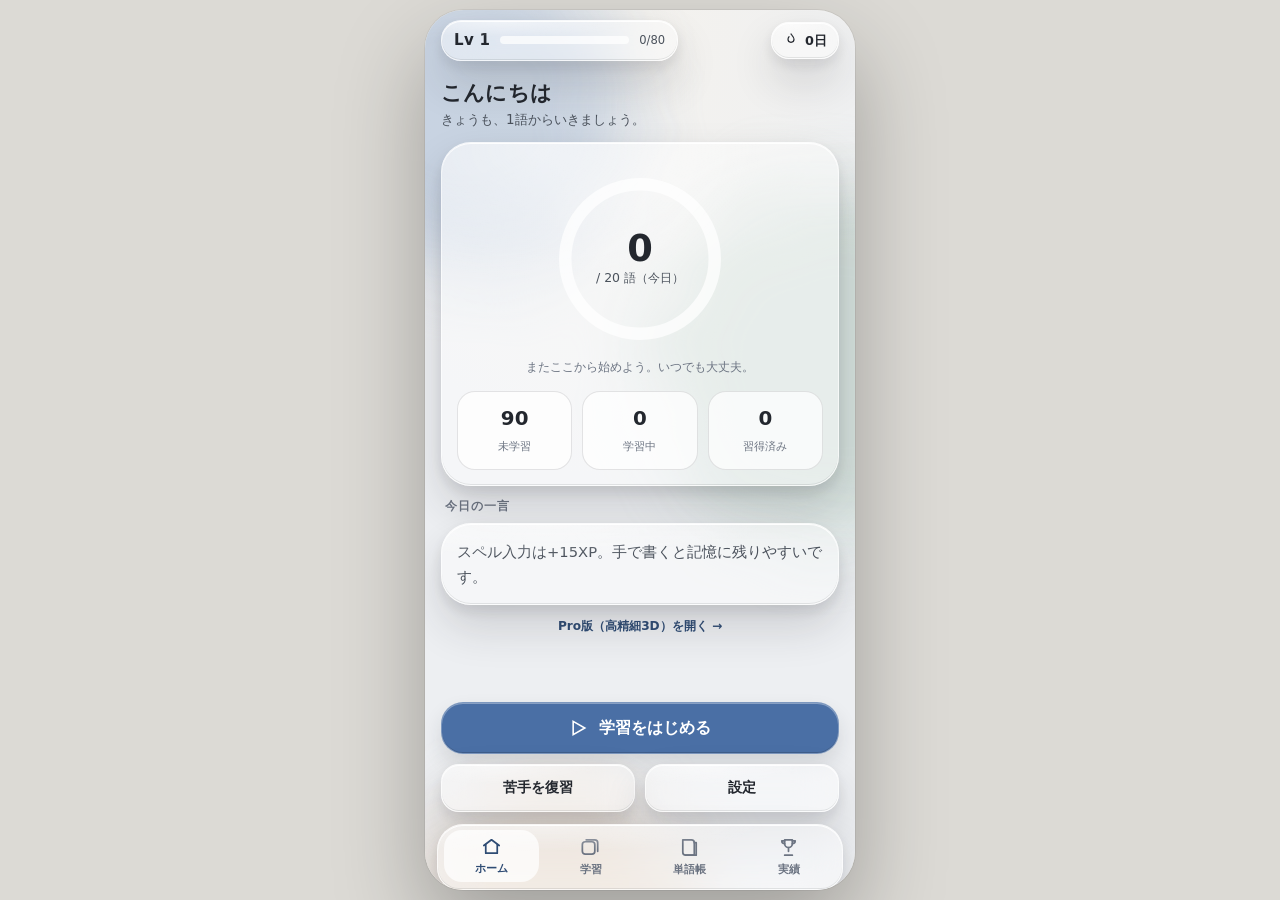
<file: index.html>
<!DOCTYPE html>
<html lang="ja">
<head>
<meta charset="utf-8">
<!-- ノッチ/ホームバーを避けつつ、利用者によるピンチズームは妨げない -->
<meta name="viewport" content="width=device-width, initial-scale=1, viewport-fit=cover">
<meta name="theme-color" content="#EDEFF2" media="(prefers-color-scheme: light)">
<meta name="theme-color" content="#1B1E24" media="(prefers-color-scheme: dark)">
<meta name="apple-mobile-web-app-capable" content="yes">
<meta name="mobile-web-app-capable" content="yes">
<meta name="apple-mobile-web-app-title" content="Glass Vocab">
<meta name="apple-mobile-web-app-status-bar-style" content="default">
<meta name="format-detection" content="telephone=no">
<meta name="description" content="片手で回せるスマホ専用の英単語学習アプリ。リキッドグラスUIと3Dカードデッキ、間隔反復学習。">
<title>Glass Vocab — 英単語学習</title>
<style>
/* =========================================================
   0. デザイントークン（彩度を抑えた自然色。ネオン・発光色は不使用）
   ========================================================= */
:root{
  --page:#DCDAD5;
  --bg-1:#F4F2EE; --bg-2:#EDEFF2;
  --ink:#23272E; --ink-2:#4B525C; --ink-3:#6C7482;
  --accent:#4A6FA5; --accent-ink:#2F4C74;
  --sage:#7C9A8E; --terra:#C08457;
  --ok:#4F7D5F; --ok-soft:rgba(79,125,95,.16);
  --ng:#AE6A47; --ng-soft:rgba(174,106,71,.16);

  /* リキッドグラス3層：イルミネーション(透過) / ハイライト(縁の光) / シャドウ(浮遊) */
  --glass-bg:rgba(255,255,255,.46);
  --glass-solid:#FBFAF8;               /* 透明度低減・非対応時のフォールバック */
  --glass-brd:rgba(255,255,255,.62);
  --glass-hi:rgba(255,255,255,.90);
  --glass-lo:rgba(35,39,46,.10);
  --gloss:rgba(255,255,255,.55);
  --edge:rgba(206,201,193,.85);         /* カードの厚み（側面）色 */
  --plate:rgba(255,255,255,.72);        /* 文字の可読性を担保する不透明レイヤー */
  --line:rgba(35,39,46,.12);
  --shadow:0 22px 44px rgba(35,39,46,.16), 0 6px 14px rgba(35,39,46,.10);
  --shadow-sm:0 10px 20px rgba(35,39,46,.12);

  --blob-1:#A9BCD6; --blob-2:#B7CCC2; --blob-3:#DCC3A8;
  --tab-h:64px;
  --r-lg:30px; --r-md:24px; --r-sm:18px;
}
@media (prefers-color-scheme: dark){
  :root{
    --page:#12151A;
    --bg-1:#1B1E24; --bg-2:#242830;
    --ink:#ECEFF3; --ink-2:#C3C9D2; --ink-3:#9AA3AF;
    --accent:#87A4CC; --accent-ink:#A8BEDC;
    --sage:#93B0A4; --terra:#CE9C74;
    --ok:#7FA98B; --ok-soft:rgba(127,169,139,.18);
    --ng:#C9906A; --ng-soft:rgba(201,144,106,.18);

    --glass-bg:rgba(255,255,255,.11);
    --glass-solid:#2A2F38;
    --glass-brd:rgba(255,255,255,.24);
    --glass-hi:rgba(255,255,255,.34);
    --glass-lo:rgba(0,0,0,.34);
    --gloss:rgba(255,255,255,.22);
    --edge:rgba(74,80,92,.9);
    --plate:rgba(24,27,33,.62);
    --line:rgba(255,255,255,.14);
    --shadow:0 24px 48px rgba(0,0,0,.46), 0 6px 16px rgba(0,0,0,.34);
    --shadow-sm:0 10px 22px rgba(0,0,0,.38);
    --blob-1:#2E3A4C; --blob-2:#2B3A35; --blob-3:#3F342B;
  }
}

/* =========================================================
   1. ベース
   ========================================================= */
*,*::before,*::after{box-sizing:border-box}
html,body{height:100%;margin:0;padding:0}
html{-webkit-text-size-adjust:100%}
body{
  background:var(--page);
  color:var(--ink);
  font-family:system-ui,-apple-system,"Segoe UI",Roboto,"Hiragino Kaku Gothic ProN","Noto Sans JP","Yu Gothic",sans-serif;
  font-size:16px; line-height:1.5;
  -webkit-font-smoothing:antialiased;
  /* 引っ張って更新・ダブルタップズームの抑止 */
  overscroll-behavior:none;
  touch-action:manipulation;
  -webkit-tap-highlight-color:transparent;
  display:flex; align-items:center; justify-content:center;
  min-height:100dvh;
}
/* 375〜430px を基準にしたモバイル枠。広い画面では中央に枠として表示 */
#app{
  position:relative;
  width:min(100%,430px);
  height:100dvh;
  overflow:hidden;
  background:
    radial-gradient(120% 90% at 50% 0%, var(--bg-1) 0%, var(--bg-2) 60%, var(--bg-2) 100%);
  display:flex; flex-direction:column;
  /* ルートに透視投影：以降の 3D はすべてこの空間で行う */
  perspective:1200px;
  transform-style:preserve-3d;
  isolation:isolate;
}
@media (min-width:520px){
  #app{height:min(100dvh,880px); border-radius:38px; box-shadow:0 40px 90px rgba(0,0,0,.28), 0 0 0 1px rgba(0,0,0,.06);}
}
button{font:inherit;color:inherit;border:0;background:none;cursor:pointer}
input{font-family:inherit}
:focus-visible{outline:2px solid var(--accent); outline-offset:2px}
.sr{position:absolute!important;width:1px;height:1px;overflow:hidden;clip:rect(0 0 0 0);white-space:nowrap}

/* =========================================================
   2. 背景：ゆっくり動く有機的なブロブ（SVGフィルタで屈折感）
   ========================================================= */
.bg{position:absolute;inset:0;z-index:0;pointer-events:none;overflow:hidden}
.blobs{position:absolute;inset:-12%;filter:blur(38px) url(#liquid);opacity:.9}
.blob{position:absolute;display:block;border-radius:50%;will-change:transform}
.b1{width:60%;aspect-ratio:1;left:-12%;top:4%;background:var(--blob-1);opacity:.62;animation:drift1 34s ease-in-out infinite alternate}
.b2{width:66%;aspect-ratio:1;right:-18%;top:26%;background:var(--blob-2);opacity:.55;animation:drift2 44s ease-in-out infinite alternate}
.b3{width:56%;aspect-ratio:1;left:6%;bottom:-8%;background:var(--blob-3);opacity:.5;animation:drift3 52s ease-in-out infinite alternate}
@keyframes drift1{from{transform:translate3d(0,0,0) scale(1)}to{transform:translate3d(14%,10%,0) scale(1.14)}}
@keyframes drift2{from{transform:translate3d(0,0,0) scale(1.06)}to{transform:translate3d(-16%,-8%,0) scale(.94)}}
@keyframes drift3{from{transform:translate3d(0,0,0) scale(.96)}to{transform:translate3d(10%,-12%,0) scale(1.12)}}
.svgdefs{position:absolute;width:0;height:0;overflow:hidden}

/* =========================================================
   3. リキッドグラス材質（ガラスの上にガラスは重ねない）
   ========================================================= */
.glass{
  position:relative;
  background:var(--glass-bg);
  -webkit-backdrop-filter:blur(20px) saturate(140%);
  backdrop-filter:blur(20px) saturate(140%);
  border:1px solid var(--glass-brd);
  border-radius:var(--r-md);
  box-shadow:
    var(--shadow),
    inset 0 1px 0 var(--glass-hi),      /* 上辺の光 */
    inset 0 -1px 0 var(--glass-lo);     /* 下辺の陰 */
}
/* 縁を走る光沢。ジャイロで位置がわずかに動く */
.glass::before{
  content:"";position:absolute;inset:0;border-radius:inherit;pointer-events:none;
  background:radial-gradient(88% 62% at var(--gx,26%) var(--gy,2%), var(--gloss) 0%, rgba(255,255,255,0) 62%);
  opacity:.85;
}
@supports not ((backdrop-filter:blur(4px)) or (-webkit-backdrop-filter:blur(4px))){
  .glass{background:var(--glass-solid)}
}
@media (prefers-reduced-transparency: reduce){
  .glass{background:var(--glass-solid);-webkit-backdrop-filter:none;backdrop-filter:none}
  .glass::before{opacity:.25}
  .blobs{opacity:.35}
}

/* =========================================================
   4. 上部：情報表示のみ（操作は置かない）
   ========================================================= */
.topbar{
  position:relative;z-index:3;flex:0 0 auto;
  padding:calc(env(safe-area-inset-top,0px) + 10px) 16px 8px;
  display:flex;align-items:center;gap:8px;
}
.lvl-chip{display:flex;align-items:center;gap:10px;padding:8px 12px;border-radius:20px;flex:1 1 auto;min-width:0}
.lvl-num{font-weight:700;font-size:.94rem;letter-spacing:.02em;white-space:nowrap}
.xpbar{position:relative;flex:1 1 auto;height:8px;border-radius:99px;background:var(--plate);overflow:hidden;min-width:40px}
.xpbar i{position:absolute;inset:0 auto 0 0;width:0;background:linear-gradient(90deg,var(--accent),var(--sage));border-radius:99px;transition:width .5s cubic-bezier(.2,.8,.2,1)}
.xptext{font-size:.72rem;color:var(--ink-2);font-variant-numeric:tabular-nums;white-space:nowrap}
.chip{display:inline-flex;align-items:center;gap:6px;padding:8px 11px;border-radius:18px;font-size:.8rem;font-weight:600;white-space:nowrap}
.chip svg{width:16px;height:16px;flex:0 0 auto}
#comboBadge{opacity:0;transform:scale(.86);transition:opacity .25s,transform .25s}
#comboBadge.on{opacity:1;transform:scale(1)}

/* =========================================================
   5. ビュー / タブバー
   ========================================================= */
.main{position:relative;z-index:2;flex:1 1 auto;min-height:0}
.view{position:absolute;inset:0;display:none;flex-direction:column;min-height:0}
.view.active{display:flex}
.scroll{flex:1 1 auto;min-height:0;overflow-y:auto;overscroll-behavior:contain;-webkit-overflow-scrolling:touch;padding:4px 16px 12px}
/* サムゾーン（画面下1/3）に置く操作エリア */
.actions{flex:0 0 auto;padding:10px 16px 12px;display:flex;flex-direction:column;gap:10px}

.tabbar{
  position:relative;z-index:5;flex:0 0 auto;margin:0 12px 0;
  padding:6px 6px calc(env(safe-area-inset-bottom,0px) + 6px);
  border-radius:26px 26px 22px 22px;
  display:grid;grid-template-columns:repeat(4,1fr);gap:4px;
}
.tab{
  min-height:52px;border-radius:18px;display:flex;flex-direction:column;align-items:center;justify-content:center;gap:3px;
  color:var(--ink-3);font-size:.66rem;font-weight:600;transition:color .2s,background .2s,transform .2s;
}
.tab svg{width:23px;height:23px}
.tab[aria-selected="true"]{color:var(--accent-ink);background:var(--plate);transform:translateY(-1px)}
@media (hover:hover){.tab:hover{color:var(--ink-2)}}

/* =========================================================
   6. 共通パーツ
   ========================================================= */
.h1{font-size:1.32rem;font-weight:700;letter-spacing:.01em;margin:6px 0 2px}
.sub{font-size:.84rem;color:var(--ink-2);margin:0 0 12px}
.card-pane{padding:16px;border-radius:var(--r-lg);margin-bottom:14px}
.label{font-size:.74rem;font-weight:700;color:var(--ink-3);letter-spacing:.08em;margin:14px 4px 8px}
.btn{
  min-height:52px;padding:12px 18px;border-radius:22px;display:flex;align-items:center;justify-content:center;gap:10px;
  font-size:1rem;font-weight:700;transition:transform .16s cubic-bezier(.2,.8,.2,1),box-shadow .16s;
  -webkit-user-select:none;user-select:none;
}
.btn:active{transform:scale(.975)}
.btn svg{width:20px;height:20px}
.btn-primary{background:var(--accent);color:#fff;border:1px solid rgba(255,255,255,.28);
  box-shadow:var(--shadow-sm), inset 0 1px 0 rgba(255,255,255,.34), inset 0 -1px 0 rgba(0,0,0,.16)}
@media (prefers-color-scheme: dark){.btn-primary{color:#12151A}}
.btn-row{display:grid;grid-template-columns:1fr 1fr;gap:10px}
.btn-row-3{display:grid;grid-template-columns:1fr auto 1fr;gap:10px}
.btn-sm{min-height:48px;font-size:.9rem;border-radius:18px}
.btn-ghost{color:var(--ink-2);min-height:48px;font-weight:600;font-size:.88rem;border-radius:18px}
.btn-ok{color:var(--ok);border-color:rgba(255,255,255,.5)}
.btn-ng{color:var(--ng)}
.icon-btn{width:48px;height:48px;border-radius:18px;display:flex;align-items:center;justify-content:center;flex:0 0 auto}
.icon-btn svg{width:22px;height:22px}
.pill{display:inline-flex;align-items:center;justify-content:center;min-height:44px;padding:8px 14px;border-radius:16px;
  font-size:.86rem;font-weight:700;background:var(--plate);color:var(--ink-2);border:1px solid var(--line)}
.pill[aria-pressed="true"],.pill.on{background:var(--accent);color:#fff;border-color:transparent}
@media (prefers-color-scheme: dark){.pill[aria-pressed="true"],.pill.on{color:#12151A}}
.row{display:flex;align-items:center;gap:10px}
.between{display:flex;align-items:center;justify-content:space-between;gap:10px}
.mono{font-variant-numeric:tabular-nums}
.tiny{font-size:.76rem;color:var(--ink-3)}
hr.sep{border:0;border-top:1px solid var(--line);margin:12px 0}

/* トグルスイッチ（48px以上のタップ領域） */
.switch{position:relative;width:56px;height:34px;border-radius:99px;background:var(--plate);border:1px solid var(--line);flex:0 0 auto;transition:background .2s}
.switch::after{content:"";position:absolute;top:3px;left:3px;width:26px;height:26px;border-radius:50%;background:#fff;box-shadow:0 2px 6px rgba(0,0,0,.24);transition:transform .22s cubic-bezier(.2,.8,.2,1)}
.switch[aria-checked="true"]{background:var(--accent)}
.switch[aria-checked="true"]::after{transform:translateX(22px)}
.switch-row{display:flex;align-items:center;justify-content:space-between;gap:12px;min-height:56px}
.switch-row .st{font-size:.94rem;font-weight:600}
.switch-row .sd{font-size:.74rem;color:var(--ink-3);margin-top:2px}

/* =========================================================
   7. ホーム：デイリーリング
   ========================================================= */
.ring-wrap{display:flex;flex-direction:column;align-items:center;gap:10px;padding:18px 16px 20px}
.dring{position:relative;width:196px;height:196px}
.dring svg{width:100%;height:100%;transform:rotate(-90deg)}
.dring .trk{fill:none;stroke:var(--plate);stroke-width:14}
.dring .bar{fill:none;stroke:var(--accent);stroke-width:14;stroke-linecap:round;transition:stroke-dashoffset .8s cubic-bezier(.2,.8,.2,1)}
.dring .cen{position:absolute;inset:0;display:flex;flex-direction:column;align-items:center;justify-content:center;gap:2px}
.dring .big{font-size:2.5rem;font-weight:700;line-height:1;font-variant-numeric:tabular-nums}
.dring .cap{font-size:.78rem;color:var(--ink-2)}
.stat-grid{display:grid;grid-template-columns:repeat(3,1fr);gap:10px}
.stat{padding:12px 8px;border-radius:var(--r-sm);text-align:center;background:var(--plate);border:1px solid var(--line)}
.stat b{display:block;font-size:1.24rem;font-variant-numeric:tabular-nums}
.stat span{font-size:.7rem;color:var(--ink-3)}

/* =========================================================
   8. 3Dカードデッキ
   ========================================================= */
.sess-top{flex:0 0 auto;padding:6px 18px 2px;display:flex;align-items:center;justify-content:space-between;gap:10px}
.prog{position:relative;flex:1 1 auto;height:6px;border-radius:99px;background:var(--plate);overflow:hidden}
.prog i{position:absolute;inset:0 auto 0 0;width:0;background:var(--accent);border-radius:99px;transition:width .35s ease}
/* 3D空間はここで確立（祖先の overflow / opacity で平面化されるため個別に付与） */
.sess-body{flex:1 1 auto;min-height:0;display:flex;align-items:center;justify-content:center;padding:10px 18px;
  perspective:1100px;perspective-origin:50% 46%}

.deck-tilt{width:100%;max-width:360px;transform-style:preserve-3d;transition:transform .3s ease-out}
.deck{position:relative;width:100%;height:min(52vh,380px);transform-style:preserve-3d}
.card{
  position:absolute;inset:0;transform-style:preserve-3d;will-change:transform,opacity;
  transition:transform .42s cubic-bezier(.2,.8,.2,1),opacity .3s ease;
}
.card.drag{transition:none}
.card3d{position:absolute;inset:0;transform-style:preserve-3d;transition:transform .55s cubic-bezier(.3,.9,.25,1);will-change:transform}
.card.flip .card3d{transform:rotateY(180deg)}
/* 厚み：内枠だけを塗ったスラブを重ね、板ではなく立体に見せる */
.slab{position:absolute;inset:0;border-radius:var(--r-lg);box-shadow:inset 0 0 0 13px var(--edge)}
.face{
  position:absolute;inset:0;border-radius:var(--r-lg);
  backface-visibility:hidden;-webkit-backface-visibility:hidden;
  display:flex;flex-direction:column;align-items:center;justify-content:center;gap:10px;
  padding:26px 22px;text-align:center;
}
.face.front{transform:translateZ(7px)}
.face.back{transform:rotateY(180deg) translateZ(7px)}
.word{font-size:2.1rem;font-weight:700;letter-spacing:-.01em;line-height:1.14;word-break:break-word;
  font-family:ui-sans-serif,system-ui,-apple-system,"Segoe UI",Inter,Roboto,sans-serif}
.ipa{font-size:1rem;color:var(--ink-2)}
.pos{display:inline-block;padding:4px 10px;border-radius:12px;background:var(--plate);border:1px solid var(--line);font-size:.76rem;font-weight:700;color:var(--ink-2)}
.mean{font-size:1.4rem;font-weight:700;line-height:1.45}
.ex-en{font-size:1.02rem;line-height:1.55;color:var(--ink)}
.ex-ja{font-size:.94rem;line-height:1.6;color:var(--ink-2)}
.face .plate-box{background:var(--plate);border:1px solid var(--line);border-radius:var(--r-sm);padding:12px 14px;width:100%}
.face-hint{font-size:.76rem;color:var(--ink-3)}
/* スワイプ方向のラベル（発光させず、明度差だけで示す） */
.tag{position:absolute;top:22px;padding:8px 14px;border-radius:14px;font-size:.86rem;font-weight:800;opacity:0;
  border:1.5px solid currentColor;background:var(--plate);transition:opacity .12s;transform:translateZ(10px)}
.tag.know{right:20px;color:var(--ok)}
.tag.no{left:20px;color:var(--ng)}
/* 奥のカードは中身を隠し、手前のカードの文字が絶対に読みにくくならないようにする */
.card.bg-card .face > *{opacity:0}
.card.bg-card .tag{display:none}
.deck-empty{color:var(--ink-3);font-size:.9rem;text-align:center;padding:30px}

/* 4択・スペル */
.q-pane{width:100%;max-width:360px;padding:22px 20px;border-radius:var(--r-lg);text-align:center;transform-style:preserve-3d}
.q-kicker{font-size:.74rem;font-weight:700;letter-spacing:.1em;color:var(--ink-3);margin-bottom:10px}
.choice{width:100%;min-height:58px;padding:12px 16px;border-radius:20px;font-size:1.02rem;font-weight:600;text-align:left;
  justify-content:flex-start;display:flex;align-items:center;gap:12px;transition:transform .16s,background .2s,color .2s}
.choice .no{width:26px;height:26px;border-radius:9px;background:var(--plate);border:1px solid var(--line);display:flex;align-items:center;justify-content:center;font-size:.74rem;font-weight:800;color:var(--ink-3);flex:0 0 auto}
.choice:active{transform:scale(.985)}
.choice.correct{background:var(--ok-soft);color:var(--ok);border-color:rgba(255,255,255,.5)}
.choice.wrong{background:var(--ng-soft);color:var(--ng)}
.choice.dim{opacity:.5}
.spell-input{
  width:100%;min-height:56px;font-size:1.18rem;font-weight:700;text-align:center;letter-spacing:.06em;
  border-radius:20px;border:1px solid var(--line);background:var(--plate);color:var(--ink);padding:12px 14px;
}
.spell-input::placeholder{color:var(--ink-3);font-weight:500;letter-spacing:normal}
.spell-hint{font-family:ui-monospace,SFMono-Regular,Menlo,monospace;font-size:1.5rem;letter-spacing:.24em;color:var(--ink-2)}
.judge{font-size:.94rem;font-weight:700;min-height:22px}
.judge.ok{color:var(--ok)} .judge.ng{color:var(--ng)}

/* =========================================================
   9. 3Dリング状の単語帳
   ========================================================= */
.ring-stage{position:relative;height:300px;perspective:900px;perspective-origin:50% 50%;overflow:hidden;touch-action:none}
.ring3d{position:absolute;inset:0;transform-style:preserve-3d;will-change:transform}
.ring-item{position:absolute;left:50%;top:50%;width:206px;height:132px;margin:-66px 0 0 -103px;transform-style:preserve-3d;will-change:transform,opacity}
.ring-face{position:absolute;inset:0;border-radius:var(--r-md);padding:14px;display:flex;flex-direction:column;justify-content:center;gap:6px;
  transform-style:preserve-3d;will-change:transform}
.ring-face .rw{font-size:1.28rem;font-weight:700}
.ring-face .rm{font-size:.92rem;color:var(--ink-2)}
.ring-nav{display:grid;grid-template-columns:auto 1fr auto;gap:10px;align-items:center}

/* 単語リスト */
.wlist{display:flex;flex-direction:column;gap:8px}
.wrow{display:flex;align-items:center;gap:12px;padding:12px 14px;border-radius:var(--r-sm);background:var(--plate);border:1px solid var(--line);min-height:58px;text-align:left;width:100%}
.wrow b{font-size:1.06rem}
.wrow .m{font-size:.8rem;color:var(--ink-2);margin-top:1px}
.dot{width:10px;height:10px;border-radius:50%;flex:0 0 auto}
.dot.new{background:var(--ink-3)} .dot.learning{background:var(--terra)} .dot.mastered{background:var(--ok)}
.search{width:100%;min-height:52px;font-size:1rem;border-radius:20px;border:1px solid var(--line);background:var(--plate);color:var(--ink);padding:10px 16px}

/* =========================================================
   10. 実績・グラフ
   ========================================================= */
.chart{display:grid;grid-template-columns:repeat(7,1fr);gap:8px;align-items:end;height:150px;padding-top:6px}
.bar-col{display:flex;flex-direction:column;align-items:center;gap:6px;height:100%;justify-content:flex-end}
.bar{width:100%;max-width:26px;border-radius:10px 10px 6px 6px;background:linear-gradient(180deg,var(--accent),var(--sage));
  min-height:4px;transition:height .6s cubic-bezier(.2,.8,.2,1);box-shadow:inset 0 1px 0 rgba(255,255,255,.4)}
.bar.today{background:linear-gradient(180deg,var(--terra),var(--accent))}
.bar-lab{font-size:.68rem;color:var(--ink-3)}
.bar-val{font-size:.66rem;color:var(--ink-3);font-variant-numeric:tabular-nums}
.badges{display:grid;grid-template-columns:repeat(2,1fr);gap:10px;perspective:800px}
.badge{padding:14px 12px;border-radius:var(--r-sm);background:var(--plate);border:1px solid var(--line);text-align:center;
  transform-style:preserve-3d;transition:transform .3s}
.badge .ic{width:46px;height:46px;margin:0 auto 8px;border-radius:14px;display:flex;align-items:center;justify-content:center;
  background:linear-gradient(160deg,rgba(255,255,255,.5),rgba(255,255,255,.08));border:1px solid var(--line);box-shadow:inset 0 1px 0 rgba(255,255,255,.5), 0 6px 12px rgba(35,39,46,.14)}
.badge .ic svg{width:24px;height:24px;color:var(--accent-ink)}
.badge b{font-size:.86rem;display:block}
.badge span{font-size:.7rem;color:var(--ink-3);display:block;margin-top:2px}
.badge.got{transform:translateZ(14px)}
.badge.lock{opacity:.72}
.badge.lock .ic{filter:blur(1.5px) grayscale(1);opacity:.5}
.badge.lock b,.badge.lock span{filter:blur(.2px);color:var(--ink-3)}

/* =========================================================
   11. ボトムシート / モーダル / トースト
   ========================================================= */
.overlay{position:absolute;inset:0;z-index:20;display:flex;align-items:flex-end;justify-content:center}
.overlay[hidden]{display:none}
.scrim{position:absolute;inset:0;background:rgba(20,22,26,.34);opacity:0;transition:opacity .28s}
.overlay.show .scrim{opacity:1}
.sheet{
  position:relative;width:100%;max-height:78%;border-radius:30px 30px 0 0;
  padding:8px 18px calc(env(safe-area-inset-bottom,0px) + 18px);
  transform:translateY(102%);transition:transform .34s cubic-bezier(.2,.85,.25,1);
  display:flex;flex-direction:column;min-height:0;will-change:transform;
}
.overlay.show .sheet{transform:translateY(0)}
.grab{width:44px;height:5px;border-radius:99px;background:var(--line);margin:6px auto 10px;flex:0 0 auto}
.sheet-scroll{overflow-y:auto;overscroll-behavior:contain;min-height:0;padding-bottom:6px}
.modal-center{align-items:center;padding:18px}
.modal{position:relative;width:100%;max-height:84%;border-radius:var(--r-lg);padding:18px;display:flex;flex-direction:column;min-height:0;
  transform:scale(.94) translateY(10px);opacity:0;transition:transform .3s cubic-bezier(.2,.85,.25,1),opacity .25s}
.overlay.show .modal{transform:scale(1) translateY(0);opacity:1}
/* トーストは「情報」なので上部に出す（下部の操作ボタンを覆わない） */
.toast-wrap{position:absolute;left:0;right:0;top:calc(env(safe-area-inset-top,0px) + 62px);z-index:30;
  display:flex;flex-direction:column;align-items:center;gap:8px;pointer-events:none;padding:0 18px}
.toast{background:var(--glass-solid);color:var(--ink);border:1px solid var(--line);border-radius:20px;padding:11px 16px;
  box-shadow:var(--shadow);font-size:.88rem;font-weight:700;display:flex;align-items:center;gap:10px;
  animation:toastIn .3s cubic-bezier(.2,.8,.2,1) both}
.toast svg{width:20px;height:20px;color:var(--accent-ink)}
.toast.out{animation:toastOut .3s ease forwards}
@keyframes toastIn{from{opacity:0;transform:translateY(-14px) scale(.96)}to{opacity:1;transform:none}}
@keyframes toastOut{to{opacity:0;transform:translateY(-10px)}}

/* =========================================================
   12. 演出レイヤー（3D空間の手前に飛び出す数字 / 光の粒）
   ========================================================= */
.fx{position:absolute;inset:0;z-index:25;pointer-events:none;perspective:900px;transform-style:preserve-3d;overflow:hidden}
.xp-pop{position:absolute;left:50%;top:52%;transform:translate3d(-50%,0,0);font-size:2rem;font-weight:800;
  color:var(--accent-ink);font-variant-numeric:tabular-nums;animation:xpPop 1.05s cubic-bezier(.2,.7,.3,1) forwards;
  text-shadow:0 2px 10px rgba(35,39,46,.22);will-change:transform,opacity}
.xp-pop.ng{color:var(--ng)}
@keyframes xpPop{
  0%{transform:translate3d(-50%,0,0) scale(.6);opacity:0}
  18%{opacity:1}
  100%{transform:translate3d(-50%,-96px,240px) scale(1.1);opacity:0}
}
.lvup{position:absolute;inset:0;display:flex;align-items:center;justify-content:center;transform-style:preserve-3d}
.lvup .plate2{background:var(--glass-solid);border:1px solid var(--glass-brd);border-radius:28px;padding:22px 28px;text-align:center;
  box-shadow:var(--shadow);animation:lvIn 1.9s cubic-bezier(.2,.8,.2,1) forwards;will-change:transform,opacity}
.lvup .plate2 .k{font-size:.76rem;font-weight:700;letter-spacing:.14em;color:var(--ink-3)}
.lvup .plate2 .v{font-size:2.4rem;font-weight:800;line-height:1.15}
.lvup .plate2 .d{font-size:.84rem;color:var(--ink-2)}
@keyframes lvIn{
  0%{transform:translateZ(-160px) scale(.86);opacity:0}
  16%{transform:translateZ(90px) scale(1.04);opacity:1}
  62%{transform:translateZ(60px) scale(1);opacity:1}
  100%{transform:translateZ(30px) scale(.99);opacity:0}
}
/* 光の粒（無彩色。色付きグローは使わない） */
.spark{position:absolute;left:50%;top:50%;width:10px;height:10px;border-radius:50%;
  background:radial-gradient(circle,rgba(255,255,255,.95),rgba(255,255,255,0) 70%);
  animation:spark 1.6s ease-out forwards;will-change:transform,opacity}
@keyframes spark{
  0%{transform:translate3d(-50%,-50%,0) scale(.2);opacity:0}
  25%{opacity:.75}
  100%{transform:translate3d(calc(-50% + var(--dx)),calc(-50% + var(--dy)),var(--dz)) scale(1.5);opacity:0}
}
.flash{position:absolute;inset:0;background:var(--ok-soft);opacity:0;animation:flash .5s ease-out forwards}
.flash.ng{background:var(--ng-soft)}
@keyframes flash{0%{opacity:0}20%{opacity:1}100%{opacity:0}}

/* =========================================================
   13. モーションを減らす設定（3D酔い対策・必須）
   ========================================================= */
@media (prefers-reduced-motion: reduce){
  *,*::before,*::after{animation-duration:.001ms!important;animation-iteration-count:1!important;transition-duration:.12s!important}
  .blob{animation:none!important}
  .card{transform:none!important}
  .card3d{transform:none!important;transition:opacity .12s!important}
  .card.flip .face.front{opacity:0}
  .face{transition:opacity .12s}
  .face.back{transform:none!important;opacity:0}
  .card.flip .face.back{opacity:1}
  .badge.got{transform:none!important}
  .ring3d,.ring-item,.ring-face{transform:none!important}
  .xp-pop{animation:fadeOnly .7s ease forwards!important}
  .lvup .plate2{animation:fadeOnly 1.6s ease forwards!important}
  .spark{display:none!important}
}
@keyframes fadeOnly{0%{opacity:0}20%{opacity:1}100%{opacity:0}}
/* 設定でOFFにした場合も同じ挙動にする（クラス方式） */
.nomotion .blob{animation:none!important}
.nomotion .card{transform:none!important}
.nomotion .card3d{transform:none!important}
.nomotion .card.flip .face.front{opacity:0}
.nomotion .face.back{transform:none!important;opacity:0}
.nomotion .card.flip .face.back{opacity:1}
.nomotion .badge.got{transform:none!important}
.nomotion .deck-tilt{transform:none!important}
.nomotion .spark{display:none!important}
.nomotion .xp-pop{animation:fadeOnly .7s ease forwards!important}
.nomotion .lvup .plate2{animation:fadeOnly 1.6s ease forwards!important}
/* リングは reduce 時は平面リスト風に縦積みで見せる */
.nomotion .ring-item,.nomotion .ring3d,.nomotion .ring-face{transform:none!important}

/* 情報密度の最適化：下部の操作エリアを広く保ち、ホームの内容が収まるようにする */
.h1{margin:4px 0 2px}
.card-pane{padding:15px;margin-bottom:12px}
.ring-wrap{padding:12px 16px 14px}
.dring{width:178px;height:178px}
.dring .big{font-size:2.3rem}
.label{margin:11px 4px 7px}
.scroll{
  -webkit-mask-image:linear-gradient(180deg,#000 0,#000 calc(100% - 22px),rgba(0,0,0,0) 100%);
  mask-image:linear-gradient(180deg,#000 0,#000 calc(100% - 22px),rgba(0,0,0,0) 100%);
}
</style>
</head>
<body>
<div id="app">

  <!-- 背景ブロブ + 屈折フィルタ -->
  <div class="bg" aria-hidden="true">
    <div class="blobs"><span class="blob b1"></span><span class="blob b2"></span><span class="blob b3"></span></div>
  </div>
  <svg class="svgdefs" aria-hidden="true" focusable="false">
    <filter id="liquid" x="-20%" y="-20%" width="140%" height="140%" color-interpolation-filters="sRGB">
      <feTurbulence type="fractalNoise" baseFrequency="0.009 0.013" numOctaves="2" seed="9" result="noise"/>
      <feDisplacementMap in="SourceGraphic" in2="noise" scale="34" xChannelSelector="R" yChannelSelector="G"/>
    </filter>
  </svg>

  <!-- 上部：情報表示のみ -->
  <header class="topbar" id="topbar">
    <div class="lvl-chip glass">
      <span class="lvl-num" id="lvlNum">Lv 1</span>
      <span class="xpbar"><i id="xpFill"></i></span>
      <span class="xptext" id="xpText">0/80</span>
    </div>
    <div class="chip glass" id="comboBadge" aria-live="polite">
      <svg viewBox="0 0 24 24" fill="none" stroke="currentColor" stroke-width="1.8" stroke-linecap="round" stroke-linejoin="round" aria-hidden="true"><path d="M13 3l-1.5 7H17l-6 11 1.5-8H7z"/></svg>
      <span id="comboText">x1.0</span>
    </div>
    <div class="chip glass" id="streakChip" title="連続学習日数">
      <svg viewBox="0 0 24 24" fill="none" stroke="currentColor" stroke-width="1.8" stroke-linecap="round" stroke-linejoin="round" aria-hidden="true"><path d="M12 3c2.5 3 4.5 4.8 4.5 8a4.5 4.5 0 11-9 0c0-1.6.7-2.8 1.6-4"/></svg>
      <span id="streakText">0日</span>
    </div>
  </header>

  <main class="main" id="main">

    <!-- ============ ホーム ============ -->
    <section class="view active" id="view-home" aria-label="ホーム">
      <div class="scroll">
        <h1 class="h1" id="greet">こんにちは</h1>
        <p class="sub" id="todayLine">きょうも少しずつ。</p>

        <div class="card-pane glass">
          <div class="ring-wrap">
            <div class="dring" role="img" id="dringImg" aria-label="デイリーゴールの進捗">
              <svg viewBox="0 0 200 200" aria-hidden="true">
                <circle class="trk" cx="100" cy="100" r="84"/>
                <circle class="bar" id="dringBar" cx="100" cy="100" r="84" stroke-dasharray="527.8" stroke-dashoffset="527.8"/>
              </svg>
              <div class="cen">
                <span class="big" id="dCount">0</span>
                <span class="cap" id="dCap">/ 20 語（今日）</span>
              </div>
            </div>
            <p class="tiny" id="streakLine" style="text-align:center;margin:0">またここから始めよう。</p>
          </div>
          <div class="stat-grid">
            <div class="stat"><b id="sNew">0</b><span>未学習</span></div>
            <div class="stat"><b id="sLearn">0</b><span>学習中</span></div>
            <div class="stat"><b id="sMaster">0</b><span>習得済み</span></div>
          </div>
        </div>

        <div class="label">今日の一言</div>
        <div class="card-pane glass">
          <p style="margin:0;font-size:.92rem;line-height:1.7;color:var(--ink-2)" id="tipLine">
            5分でも大丈夫。カードを右へスワイプで「わかる」、左へで「わからない」。
          </p>
        </div>
        <p class="tiny" style="text-align:center;margin:2px 0 6px">
          <a href="pro.html" style="color:var(--accent-ink);font-weight:700;text-decoration:none">Pro版（高精細3D）を開く →</a>
        </p>
      </div>

      <!-- 主要操作はサムゾーンに -->
      <div class="actions">
        <button class="btn btn-primary" id="goStudy">
          <svg viewBox="0 0 24 24" fill="none" stroke="currentColor" stroke-width="1.9" stroke-linecap="round" aria-hidden="true"><path d="M5 4l14 8-14 8z"/></svg>
          学習をはじめる
        </button>
        <div class="btn-row">
          <button class="btn btn-sm glass" id="goWeak">苦手を復習</button>
          <button class="btn btn-sm glass" id="goSettings">設定</button>
        </div>
      </div>
    </section>

    <!-- ============ 学習 ============ -->
    <section class="view" id="view-study" aria-label="学習">

      <!-- メニュー -->
      <div id="studyMenu" style="display:flex;flex-direction:column;min-height:0;flex:1 1 auto">
        <div class="scroll">
          <h1 class="h1">学習メニュー</h1>
          <p class="sub">1セッション 5〜10分。片手でどうぞ。</p>
          <div class="label">モード</div>
          <div id="modeList" style="display:flex;flex-direction:column;gap:8px"></div>
          <div class="label">レベル（複数選択可）</div>
          <div class="row" id="lvPicks" style="gap:8px"></div>
          <div class="label">出題数</div>
          <div class="row" id="countPicks" style="gap:8px"></div>
          <div class="card-pane glass" style="margin-top:14px">
            <p class="tiny" style="margin:0;line-height:1.7">間隔反復（SM-2簡易版）で、忘れかけの語を優先して出題します。未学習の語も少しずつ混ざります。</p>
          </div>
        </div>
        <div class="actions">
          <button class="btn btn-primary" id="startBtn">このセッションを始める</button>
          <button class="btn btn-ghost glass" id="weakBtn">苦手単語だけで復習する</button>
        </div>
      </div>

      <!-- セッション -->
      <div id="session" style="display:none;flex-direction:column;min-height:0;flex:1 1 auto">
        <div class="sess-top">
          <span class="tiny mono" id="sessCount">1 / 10</span>
          <span class="prog"><i id="sessProg"></i></span>
          <span class="tiny" id="sessMode">単語カード</span>
        </div>
        <div class="sess-body" id="sessBody"></div>
        <div class="actions" id="sessActions"></div>
      </div>
    </section>

    <!-- ============ 単語帳 ============ -->
    <section class="view" id="view-book" aria-label="単語帳">
      <div class="scroll" id="bookScroll">
        <h1 class="h1">単語帳</h1>
        <p class="sub" id="bookSub">90語収録。タップで詳細。</p>
        <div id="bookList" class="wlist"></div>
        <div id="ringView" style="display:none">
          <div class="ring-stage" id="ringStage">
            <div class="ring3d" id="ring3d"></div>
          </div>
          <p class="tiny" style="text-align:center;margin:10px 0 0">横にスワイプ、または下のボタンで回せます。</p>
        </div>
      </div>
      <div class="actions">
        <div id="ringNav" class="ring-nav" style="display:none">
          <button class="btn icon-btn glass" id="ringPrev" aria-label="前の単語">
            <svg viewBox="0 0 24 24" fill="none" stroke="currentColor" stroke-width="2" stroke-linecap="round" stroke-linejoin="round" aria-hidden="true"><path d="M15 5l-7 7 7 7"/></svg>
          </button>
          <button class="btn btn-sm glass" id="ringSpeak">この単語を読み上げる</button>
          <button class="btn icon-btn glass" id="ringNext" aria-label="次の単語">
            <svg viewBox="0 0 24 24" fill="none" stroke="currentColor" stroke-width="2" stroke-linecap="round" stroke-linejoin="round" aria-hidden="true"><path d="M9 5l7 7-7 7"/></svg>
          </button>
        </div>
        <input class="search" id="searchInput" type="search" placeholder="単語・意味を検索" inputmode="search" autocapitalize="off" autocorrect="off" spellcheck="false" aria-label="単語検索">
        <div class="row" id="bookFilter" style="gap:8px"></div>
        <button class="btn btn-sm glass" id="viewToggle">3Dリング表示に切り替え</button>
      </div>
    </section>

    <!-- ============ 実績 ============ -->
    <section class="view" id="view-stats" aria-label="実績">
      <div class="scroll">
        <h1 class="h1">実績</h1>
        <p class="sub" id="statsSub">積み上がった記録です。</p>

        <div class="card-pane glass">
          <div class="between">
            <div>
              <div class="tiny">レベル</div>
              <div style="font-size:2rem;font-weight:800;line-height:1.1" id="stLevel">1</div>
            </div>
            <div style="text-align:right">
              <div class="tiny">累計XP</div>
              <div style="font-size:1.4rem;font-weight:700" class="mono" id="stXP">0</div>
            </div>
          </div>
          <hr class="sep">
          <div class="stat-grid">
            <div class="stat"><b id="stAns">0</b><span>回答数</span></div>
            <div class="stat"><b id="stAcc">0%</b><span>正答率</span></div>
            <div class="stat"><b id="stCombo">0</b><span>最高コンボ</span></div>
          </div>
        </div>

        <div class="label">週間サマリー（獲得XP）</div>
        <div class="card-pane glass">
          <div class="chart" id="chart"></div>
        </div>

        <div class="label">バッジ</div>
        <div class="badges" id="badgeGrid"></div>
        <div style="height:6px"></div>
      </div>
      <div class="actions">
        <button class="btn btn-sm glass" id="goSettings2">設定を開く</button>
      </div>
    </section>
  </main>

  <!-- 固定ガラスタブバー -->
  <nav class="tabbar glass" role="tablist" aria-label="メインナビゲーション">
    <button class="tab" role="tab" aria-selected="true" data-view="home">
      <svg viewBox="0 0 24 24" fill="none" stroke="currentColor" stroke-width="1.8" stroke-linecap="round" stroke-linejoin="round" aria-hidden="true"><path d="M4 11l8-6 8 6"/><path d="M6 10v9h12v-9"/></svg>
      ホーム
    </button>
    <button class="tab" role="tab" aria-selected="false" data-view="study">
      <svg viewBox="0 0 24 24" fill="none" stroke="currentColor" stroke-width="1.8" stroke-linecap="round" stroke-linejoin="round" aria-hidden="true"><rect x="3.5" y="6" width="13" height="13" rx="3"/><path d="M7.5 4h9a3 3 0 013 3v9"/></svg>
      学習
    </button>
    <button class="tab" role="tab" aria-selected="false" data-view="book">
      <svg viewBox="0 0 24 24" fill="none" stroke="currentColor" stroke-width="1.8" stroke-linecap="round" stroke-linejoin="round" aria-hidden="true"><path d="M5 4h9a3 3 0 013 3v13H8a3 3 0 01-3-3z"/><path d="M17 7h2v13H8"/></svg>
      単語帳
    </button>
    <button class="tab" role="tab" aria-selected="false" data-view="stats">
      <svg viewBox="0 0 24 24" fill="none" stroke="currentColor" stroke-width="1.8" stroke-linecap="round" stroke-linejoin="round" aria-hidden="true"><path d="M8 4h8v4a4 4 0 01-8 0z"/><path d="M12 12v4"/><path d="M8 20h8"/><path d="M16 5h3a3 3 0 01-3 3M8 5H5a3 3 0 003 3"/></svg>
      実績
    </button>
  </nav>

  <!-- 演出・オーバーレイ -->
  <div class="fx" id="fx" aria-hidden="true"></div>
  <div class="toast-wrap" id="toastWrap" aria-live="polite"></div>

  <div class="overlay" id="sheetOv" hidden>
    <div class="scrim" data-close="1"></div>
    <div class="sheet glass" id="sheet" role="dialog" aria-modal="true" aria-label="単語の詳細">
      <div class="grab" id="sheetGrab"></div>
      <div class="sheet-scroll" id="sheetBody"></div>
    </div>
  </div>

  <div class="overlay modal-center" id="modalOv" hidden>
    <div class="scrim" data-close="1"></div>
    <div class="modal glass" id="modal" role="dialog" aria-modal="true" aria-label="ダイアログ">
      <div class="sheet-scroll" id="modalBody"></div>
    </div>
  </div>
</div>

<script>
/* =====================================================================
   Glass Vocab — スマホ専用 英単語学習アプリ（Vanilla JS / 外部依存なし）
   構成: ①データ ②保存 ③XP・ゲーミフィケーション ④SRS ⑤UI ⑥ジェスチャー ⑦演出
   ===================================================================== */
(function(){
"use strict";

/* ---------------------------------------------------------------
   0. 小さなユーティリティ
   --------------------------------------------------------------- */
var $ = function(id){ return document.getElementById(id); };
var clamp = function(v,a,b){ return v<a?a:(v>b?b:v); };
var esc = function(s){ return String(s).replace(/[&<>"']/g, function(c){
  return ({'&':'&amp;','<':'&lt;','>':'&gt;','"':'&quot;',"'":'&#39;'})[c]; }); };
function shuffle(a){ for(var i=a.length-1;i>0;i--){ var j=Math.floor(Math.random()*(i+1)); var t=a[i]; a[i]=a[j]; a[j]=t; } return a; }
function clone(o){ return JSON.parse(JSON.stringify(o)); }
function dayKey(d){ d=d||new Date(); return d.getFullYear()+'-'+('0'+(d.getMonth()+1)).slice(-2)+'-'+('0'+d.getDate()).slice(-2); }
function dayOffset(n){ var d=new Date(); d.setDate(d.getDate()+n); return dayKey(d); }
var DAY=86400000;

/* ---------------------------------------------------------------
   1. 単語データ（初級30 / 中級30 / 上級30 = 90語）
      [単語, 発音記号, 品詞, 意味, 例文(英), 例文(日)]
      ★追加方法: 該当レベルの配列に同じ形式で1行足すだけでOK
   --------------------------------------------------------------- */
var RAW = {
beginner:[
["improve","/ɪmˈpruːv/","動","改善する・上達する","I practice speaking to improve my English.","英語を上達させるために話す練習をしている。"],
["decide","/dɪˈsaɪd/","動","決める・決心する","We decided to meet at the station at noon.","私たちは正午に駅で会うことに決めた。"],
["borrow","/ˈbɔːroʊ/","動","借りる","May I borrow your umbrella for a while?","少しの間、傘を借りてもいいですか。"],
["quiet","/ˈkwaɪət/","形","静かな","The library was very quiet this morning.","今朝、図書館はとても静かだった。"],
["reason","/ˈriːzn/","名","理由・根拠","Please tell me the reason for your decision.","あなたの決断の理由を教えてください。"],
["choice","/tʃɔɪs/","名","選択・選択肢","You made a very good choice.","とてもよい選択をしましたね。"],
["arrive","/əˈraɪv/","動","到着する","The train will arrive in five minutes.","電車は5分後に到着します。"],
["careful","/ˈkerfl/","形","注意深い","Be careful when you cross the street.","道を渡るときは注意してね。"],
["explain","/ɪkˈspleɪn/","動","説明する","Could you explain this word again?","この単語をもう一度説明してもらえますか。"],
["health","/helθ/","名","健康","Walking every day is good for your health.","毎日歩くことは健康に良い。"],
["invite","/ɪnˈvaɪt/","動","招待する","They invited us to their wedding.","彼らは私たちを結婚式に招待した。"],
["simple","/ˈsɪmpl/","形","簡単な・質素な","The recipe is simple enough for beginners.","そのレシピは初心者にも十分簡単だ。"],
["weather","/ˈweðər/","名","天気","The weather will be clear tomorrow.","明日は天気が良くなるだろう。"],
["travel","/ˈtrævl/","動","旅行する","I want to travel around Europe by train.","電車でヨーロッパを旅行したい。"],
["suddenly","/ˈsʌdnli/","副","突然に","It suddenly started to rain.","突然雨が降り出した。"],
["remember","/rɪˈmembər/","動","覚えている・思い出す","I can't remember his phone number.","彼の電話番号を思い出せない。"],
["difficult","/ˈdɪfɪkəlt/","形","難しい","This question is difficult but interesting.","この問題は難しいが面白い。"],
["return","/rɪˈtɜːrn/","動","戻る・返す","Please return the book by Friday.","金曜日までに本を返してください。"],
["village","/ˈvɪlɪdʒ/","名","村","My grandmother lives in a small village.","祖母は小さな村に住んでいる。"],
["promise","/ˈprɑːmɪs/","名/動","約束（する）","I promise I will call you tonight.","今夜必ず電話すると約束する。"],
["bridge","/brɪdʒ/","名","橋","We walked across the old stone bridge.","私たちは古い石橋を歩いて渡った。"],
["enough","/ɪˈnʌf/","形/副","十分な・十分に","We have enough time before the movie.","映画までに十分な時間がある。"],
["future","/ˈfjuːtʃər/","名","未来・将来","She wants to be a doctor in the future.","彼女は将来医者になりたい。"],
["kitchen","/ˈkɪtʃɪn/","名","台所","He is cooking dinner in the kitchen.","彼は台所で夕食を作っている。"],
["holiday","/ˈhɑːlədeɪ/","名","休日・祝日","We are going to the sea during the holiday.","休日に海へ行く予定だ。"],
["useful","/ˈjuːsfl/","形","役に立つ","This app is useful for learning words.","このアプリは単語学習に役立つ。"],
["finish","/ˈfɪnɪʃ/","動","終える","I finished my homework before dinner.","夕食前に宿題を終えた。"],
["surprise","/sərˈpraɪz/","名/動","驚き・驚かせる","Her gift was a wonderful surprise.","彼女の贈り物は素敵な驚きだった。"],
["crowded","/ˈkraʊdɪd/","形","混雑した","The bus is always crowded in the morning.","朝のバスはいつも混雑している。"],
["prepare","/prɪˈper/","動","準備する","I need to prepare for the test tomorrow.","明日のテストの準備をしなければならない。"]
],
intermediate:[
["accomplish","/əˈkɑːmplɪʃ/","動","達成する・成し遂げる","The team accomplished its goal ahead of schedule.","チームは予定より早く目標を達成した。"],
["adequate","/ˈædɪkwət/","形","十分な・適切な","The room has adequate light for reading.","その部屋は読書に十分な明るさがある。"],
["anticipate","/ænˈtɪsɪpeɪt/","動","予期する・見込む","We anticipate a rise in demand next quarter.","来四半期は需要の増加を見込んでいる。"],
["approximate","/əˈprɑːksɪmət/","形","おおよその","The approximate cost is ten thousand yen.","おおよその費用は1万円です。"],
["assume","/əˈsuːm/","動","想定する・引き受ける","Let's assume the report is correct.","その報告が正しいと想定しよう。"],
["beneficial","/ˌbenɪˈfɪʃl/","形","有益な","Regular exercise is beneficial to health.","定期的な運動は健康に有益だ。"],
["collaborate","/kəˈlæbəreɪt/","動","協力する・共同作業する","Two departments collaborated on the new design.","二つの部署が新しい設計で協力した。"],
["compensate","/ˈkɑːmpenseɪt/","動","補償する・補う","The company compensated customers for the delay.","会社は遅延について顧客に補償した。"],
["comprehensive","/ˌkɑːmprɪˈhensɪv/","形","包括的な","She wrote a comprehensive report on the market.","彼女は市場に関する包括的な報告書を書いた。"],
["consistent","/kənˈsɪstənt/","形","一貫した・矛盾のない","His results have been consistent all year.","彼の成績は一年中一貫している。"],
["contribute","/kənˈtrɪbjuːt/","動","貢献する・寄与する","Everyone contributed ideas to the project.","全員がプロジェクトに意見を出した。"],
["crucial","/ˈkruːʃl/","形","極めて重要な","Timing is crucial in this negotiation.","この交渉ではタイミングが極めて重要だ。"],
["demonstrate","/ˈdemənstreɪt/","動","実演する・示す","He demonstrated how the machine works.","彼は機械の動作を実演した。"],
["distribute","/dɪˈstrɪbjuːt/","動","配布する・分配する","Please distribute the handouts to everyone.","資料を全員に配布してください。"],
["efficient","/ɪˈfɪʃnt/","形","効率的な","The new system is far more efficient.","新しいシステムはずっと効率的だ。"],
["eliminate","/ɪˈlɪmɪneɪt/","動","取り除く・除外する","We must eliminate unnecessary steps.","不要な手順を取り除かなければならない。"],
["emphasize","/ˈemfəsaɪz/","動","強調する","The teacher emphasized the importance of review.","先生は復習の重要性を強調した。"],
["essential","/ɪˈsenʃl/","形","必要不可欠な","Water is essential for life.","水は生命に不可欠だ。"],
["establish","/ɪˈstæblɪʃ/","動","設立する・確立する","The company was established in 1998.","その会社は1998年に設立された。"],
["evaluate","/ɪˈvæljueɪt/","動","評価する","We evaluate progress once a month.","私たちは月に一度進捗を評価する。"],
["flexible","/ˈfleksəbl/","形","柔軟な","My schedule is flexible this week.","今週は予定を柔軟に調整できる。"],
["implement","/ˈɪmplɪment/","動","実施する・導入する","The city implemented a new recycling rule.","市は新しい再生利用の規則を実施した。"],
["maintain","/meɪnˈteɪn/","動","維持する・保守する","It is hard to maintain such a high level.","これほど高い水準を維持するのは難しい。"],
["negotiate","/nɪˈɡoʊʃieɪt/","動","交渉する","They negotiated a better price.","彼らはより良い価格を交渉した。"],
["obtain","/əbˈteɪn/","動","得る・入手する","You can obtain a form at the front desk.","受付で用紙を入手できます。"],
["potential","/pəˈtenʃl/","名/形","可能性・潜在的な","This plan has great potential.","この計画には大きな可能性がある。"],
["reluctant","/rɪˈlʌktənt/","形","気乗りしない","He was reluctant to change his plan.","彼は計画を変えることに気乗りしなかった。"],
["reveal","/rɪˈviːl/","動","明らかにする","The survey revealed an interesting trend.","調査は興味深い傾向を明らかにした。"],
["significant","/sɪɡˈnɪfɪkənt/","形","重要な・著しい","There was a significant drop in cost.","費用に著しい低下があった。"],
["sufficient","/səˈfɪʃnt/","形","十分な","We have sufficient data to decide.","決定するのに十分なデータがある。"]
],
advanced:[
["ambiguous","/æmˈbɪɡjuəs/","形","曖昧な・多義的な","His answer was ambiguous on purpose.","彼の答えは意図的に曖昧だった。"],
["arbitrary","/ˈɑːrbɪtreri/","形","恣意的な・任意の","The deadline seems completely arbitrary.","その期限は全く恣意的に思える。"],
["articulate","/ɑːrˈtɪkjuleɪt/","動","明確に述べる","She articulated her concerns calmly.","彼女は懸念を落ち着いて明確に述べた。"],
["coherent","/koʊˈhɪrənt/","形","首尾一貫した","We need a coherent strategy.","首尾一貫した戦略が必要だ。"],
["compelling","/kəmˈpelɪŋ/","形","説得力のある","He gave a compelling reason to wait.","彼は待つべき説得力のある理由を示した。"],
["conscientious","/ˌkɑːnʃiˈenʃəs/","形","誠実な・良心的な","She is a conscientious worker.","彼女は誠実な働き手だ。"],
["contemplate","/ˈkɑːntəmpleɪt/","動","じっくり考える","He contemplated moving abroad.","彼は海外移住をじっくり考えた。"],
["discrepancy","/dɪˈskrepənsi/","名","不一致・食い違い","There is a discrepancy between the two reports.","二つの報告の間に食い違いがある。"],
["disseminate","/dɪˈsemɪneɪt/","動","広める・普及させる","The findings were disseminated widely.","その知見は広く普及した。"],
["elaborate","/ɪˈlæbərət/","形","精巧な・入念な","The plan was surprisingly elaborate.","その計画は驚くほど入念だった。"],
["empirical","/ɪmˈpɪrɪkl/","形","経験的な・実証的な","The claim lacks empirical support.","その主張は実証的な裏付けを欠く。"],
["exacerbate","/ɪɡˈzæsərbeɪt/","動","悪化させる","Ignoring the issue only exacerbates it.","問題を無視すれば悪化するだけだ。"],
["feasible","/ˈfiːzəbl/","形","実現可能な","Is the schedule feasible for your team?","その日程はあなたのチームに実現可能ですか。"],
["inevitable","/ɪnˈevɪtəbl/","形","避けられない","Some delay was inevitable.","ある程度の遅れは避けられなかった。"],
["inherent","/ɪnˈhɪrənt/","形","本来備わった","Risk is inherent in any investment.","危険はどの投資にも本来備わっている。"],
["intricate","/ˈɪntrɪkət/","形","複雑で入り組んだ","The clock has an intricate mechanism.","その時計は入り組んだ機構を持つ。"],
["legitimate","/lɪˈdʒɪtɪmət/","形","正当な・合法の","That is a legitimate concern.","それは正当な懸念だ。"],
["meticulous","/məˈtɪkjələs/","形","極めて綿密な","He keeps meticulous records.","彼は極めて綿密な記録をつけている。"],
["mitigate","/ˈmɪtɪɡeɪt/","動","軽減する・緩和する","We took steps to mitigate the damage.","損害を軽減する対策を取った。"],
["nuance","/ˈnuːɑːns/","名","微妙な差異","Translation often loses subtle nuance.","翻訳では微妙な差異が失われがちだ。"],
["paradigm","/ˈpærədaɪm/","名","枠組み・模範","The discovery shifted the scientific paradigm.","その発見は科学の枠組みを転換させた。"],
["plausible","/ˈplɔːzəbl/","形","もっともらしい","That explanation sounds plausible.","その説明はもっともらしく聞こえる。"],
["pragmatic","/præɡˈmætɪk/","形","実際的な・実利的な","She took a pragmatic approach.","彼女は実際的な手法を取った。"],
["profound","/prəˈfaʊnd/","形","深い・重大な","The book had a profound effect on me.","その本は私に深い影響を与えた。"],
["prone","/proʊn/","形","傾向がある","This device is prone to overheating.","この装置は過熱しやすい。"],
["redundant","/rɪˈdʌndənt/","形","余剰の・冗長な","Remove the redundant sentences.","冗長な文を削除してください。"],
["resilient","/rɪˈzɪliənt/","形","回復力のある","Children are remarkably resilient.","子どもは驚くほど回復力がある。"],
["scrutiny","/ˈskruːtəni/","名","精査・吟味","The budget came under close scrutiny.","予算は綿密な精査を受けた。"],
["tentative","/ˈtentətɪv/","形","暫定的な","We made a tentative agreement.","私たちは暫定的な合意をした。"],
["unprecedented","/ʌnˈpresɪdentɪd/","形","前例のない","The demand reached an unprecedented level.","需要は前例のない水準に達した。"]
]};

var LV_JA = {beginner:'初級', intermediate:'中級', advanced:'上級'};
var WORDS = [], BY_ID = {};
Object.keys(RAW).forEach(function(lv){
  RAW[lv].forEach(function(r,i){
    var w = {id:lv.charAt(0)+('0'+(i+1)).slice(-2), lv:lv, w:r[0], ipa:r[1], pos:r[2], ja:r[3], en:r[4], jaEx:r[5]};
    WORDS.push(w); BY_ID[w.id]=w;
  });
});

/* ---------------------------------------------------------------
   2. 保存（localStorage）
   --------------------------------------------------------------- */
var KEY='glassvocab.v1';
var DEF={
  xp:0, records:{}, history:{}, streak:0, lastDay:null,
  best:{combo:0, streak:0},
  daily:{goal:20, day:null, ids:{}, bonus:false, achieved:0},
  stats:{answers:0, correct:0, spell:0},
  /* Pro版と同じキーを共有するため、通常版でも購入権利を保持する */
  dlc:{wordPlus:false, order:null, at:0, price:480,
       examKit:false, examOrder:null, examAt:0, examPrice:560},
  reading:{},
  badges:{},
  settings:{haptics:true, gyro:false, reduceMotion:false, rate:0.92, autoSpeak:true}
};
function isObj(v){ return !!v && typeof v==='object' && !Array.isArray(v); }
function merge(base, src){
  Object.keys(src||{}).forEach(function(k){
    if(k==='__proto__' || k==='prototype' || k==='constructor') return;
    if(isObj(src[k]) && isObj(base[k])){ merge(base[k], src[k]); }
    else if(src[k]!==undefined && src[k]!==null){ base[k]=src[k]; }
  });
  return base;
}
function finite(v, fallback, min, max){
  v=Number(v);
  if(!Number.isFinite(v)) return fallback;
  if(min!==undefined) v=Math.max(min,v);
  if(max!==undefined) v=Math.min(max,v);
  return v;
}
function normalizeState(src){
  var o=merge(clone(DEF), isObj(src)?src:{});
  o.xp=finite(o.xp,0,0);
  o.streak=finite(o.streak,0,0);
  o.lastDay=typeof o.lastDay==='string'?o.lastDay:null;
  ['records','history','best','daily','stats','dlc','reading','badges','settings'].forEach(function(k){
    if(!isObj(o[k])) o[k]=clone(DEF[k]);
  });
  Object.keys(o.records).forEach(function(id){
    var r=o.records[id];
    if(!isObj(r)){ delete o.records[id]; return; }
    r.s=['new','learning','mastered'].indexOf(r.s)>=0?r.s:'new';
    ['e','i','due','reps','wrong','seen','m30','updatedAt'].forEach(function(k){ r[k]=finite(r[k],k==='e'?2.5:0,0); });
  });
  Object.keys(o.history).forEach(function(k){ o.history[k]=finite(o.history[k],0,0); });
  o.best.combo=finite(o.best.combo,0,0); o.best.streak=finite(o.best.streak,0,0);
  o.daily.goal=finite(o.daily.goal,20,1,500);
  o.daily.day=typeof o.daily.day==='string'?o.daily.day:null;
  if(!isObj(o.daily.ids)) o.daily.ids={};
  Object.keys(o.daily.ids).forEach(function(k){ if(!o.daily.ids[k]) delete o.daily.ids[k]; else o.daily.ids[k]=1; });
  o.daily.bonus=!!o.daily.bonus; o.daily.achieved=finite(o.daily.achieved,0,0);
  ['answers','correct','spell'].forEach(function(k){ o.stats[k]=finite(o.stats[k],0,0); });
  o.dlc.wordPlus=!!o.dlc.wordPlus; o.dlc.examKit=!!o.dlc.examKit;
  ['at','price','examAt','examPrice'].forEach(function(k){ o.dlc[k]=finite(o.dlc[k],DEF.dlc[k]||0,0); });
  ['haptics','gyro','reduceMotion','autoSpeak'].forEach(function(k){ o.settings[k]=!!o.settings[k]; });
  o.settings.rate=finite(o.settings.rate,.92,.5,1.5);
  return o;
}
function readStored(){
  try{ var raw=localStorage.getItem(KEY); return raw?normalizeState(JSON.parse(raw)):clone(DEF); }
  catch(e){ return clone(DEF); }
}
function same(a,b){ try{return JSON.stringify(a)===JSON.stringify(b);}catch(e){return false;} }
function changedMap(latest,current,base,preferTime){
  var out=clone(isObj(latest)?latest:{});
  Object.keys(isObj(base)?base:{}).forEach(function(k){
    if(!Object.prototype.hasOwnProperty.call(current,k)) delete out[k];
  });
  Object.keys(isObj(current)?current:{}).forEach(function(k){
    var localChanged=!Object.prototype.hasOwnProperty.call(base,k) || !same(current[k],base[k]);
    if(!localChanged) return;
    if(preferTime && Object.prototype.hasOwnProperty.call(latest,k) &&
       !same(latest[k],base[k]) && finite(latest[k]&&latest[k].updatedAt,0)>finite(current[k]&&current[k].updatedAt,0)) return;
    out[k]=clone(current[k]);
  });
  return out;
}
function combineForSave(latest,current,base){
  latest=normalizeState(latest); current=normalizeState(current); base=normalizeState(base);
  var out=clone(latest);
  out.xp=Math.max(0,latest.xp+(current.xp-base.xp));
  ['answers','correct','spell'].forEach(function(k){ out.stats[k]=Math.max(0,latest.stats[k]+(current.stats[k]-base.stats[k])); });
  out.history=clone(latest.history);
  Object.keys(current.history).forEach(function(k){
    var d=current.history[k]-(base.history[k]||0);
    if(d) out.history[k]=Math.max(0,(latest.history[k]||0)+d);
  });
  out.records=changedMap(latest.records,current.records,base.records,true);
  out.reading=changedMap(latest.reading,current.reading,base.reading,false);
  out.badges=merge(clone(latest.badges),current.badges);
  out.best.combo=Math.max(latest.best.combo,current.best.combo);
  out.best.streak=Math.max(latest.best.streak,current.best.streak);
  if(current.lastDay!==base.lastDay){ out.lastDay=current.lastDay; out.streak=current.streak; }
  if(current.daily.day!==base.daily.day){
    out.daily=clone(current.daily); out.daily.achieved=Math.max(latest.daily.achieved,current.daily.achieved);
  }else if(current.daily.day===latest.daily.day){
    out.daily.ids=merge(clone(latest.daily.ids),current.daily.ids);
    out.daily.bonus=latest.daily.bonus||current.daily.bonus;
    out.daily.achieved=Math.max(latest.daily.achieved,current.daily.achieved);
    if(current.daily.goal!==base.daily.goal) out.daily.goal=current.daily.goal;
  }
  if(!same(current.settings,base.settings)) out.settings=clone(current.settings);
  out.dlc=changedMap(latest.dlc,current.dlc,base.dlc,false);
  out._rev=Math.max(finite(latest._rev,0),finite(current._rev,0))+1;
  return normalizeState(out);
}
var S=readStored(), BASE=clone(S), storageOK=true;
function save(replace){
  try{
    S=replace?normalizeState(S):combineForSave(readStored(),S,BASE);
    localStorage.setItem(KEY,JSON.stringify(S));
    var check=JSON.parse(localStorage.getItem(KEY)||'null');
    if(!check) throw new Error('保存内容を確認できません');
    BASE=clone(S); storageOK=true; return true;
  }catch(e){ storageOK=false; return false; }
}
window.addEventListener('storage',function(e){
  if(e.key!==KEY || !e.newValue) return;
  try{
    S=normalizeState(JSON.parse(e.newValue)); BASE=clone(S);
    renderTop(); renderHome(); renderBook(); renderStats();
  }catch(err){}
});
/* 日付が変わったらデイリー分をリセット */
function ensureDay(){
  var t=dayKey();
  if(S.daily.day!==t){ S.daily.day=t; S.daily.ids={}; S.daily.bonus=false; save(); }
}
ensureDay();

/* ---------------------------------------------------------------
   3. モーション設定 / 触覚 / 読み上げ
   --------------------------------------------------------------- */
var mqReduce = window.matchMedia('(prefers-reduced-motion: reduce)');
function MOTION(){ return !mqReduce.matches && !S.settings.reduceMotion; }
function applyMotionClass(){
  document.documentElement.classList.toggle('nomotion', !MOTION());
}
mqReduce.addEventListener ? mqReduce.addEventListener('change', function(){ applyMotionClass(); }) : null;

function haptic(pattern){
  if(!S.settings.haptics) return;
  if(navigator.vibrate){ try{ navigator.vibrate(pattern); }catch(e){} }
}
var HAP={tap:10, ok:[12,40,18], ng:[26,50,26], swipe:14, level:[10,60,10,60,22]};

function speak(text, lang){
  if(!('speechSynthesis' in window)) return;
  try{
    window.speechSynthesis.cancel();
    var u=new SpeechSynthesisUtterance(text);
    u.lang = lang||'en-US';
    u.rate = clamp(Number(S.settings.rate)||0.92, .5, 1.5);
    u.pitch = 1;
    window.speechSynthesis.speak(u);
  }catch(e){}
}

/* ---------------------------------------------------------------
   4. レベル・XP・コンボ・バッジ
   --------------------------------------------------------------- */
function needXP(level){ return Math.round(80*Math.pow(1.22, level-1)); }
function levelInfo(xp){
  var l=1, rest=xp;
  while(rest>=needXP(l) && l<300){ rest-=needXP(l); l++; }
  return {level:l, cur:rest, need:needXP(l)};
}
var combo=0, comboBest=0;            // セッション中のコンボ（倍率）
function comboMult(){ return combo>=10?2.0 : combo>=6?1.5 : combo>=3?1.2 : 1.0; }

function addXP(n, opt){
  opt=opt||{};
  var before=levelInfo(S.xp).level;
  S.xp += n;
  var t=dayKey();
  S.history[t]=(S.history[t]||0)+n;
  var after=levelInfo(S.xp).level;
  save(); renderTop();
  if(!opt.silent) fxXP((n>0?'+':'')+n+' XP');
  if(after>before){ setTimeout(function(){ fxLevelUp(after); }, 260); }
}

/* デイリーゴール：その日に触れた語数（重複なし） */
function addDaily(id){
  ensureDay();
  if(S.daily.ids[id]) return;
  S.daily.ids[id]=1;
  var n=Object.keys(S.daily.ids).length;
  if(!S.daily.bonus && n>=S.daily.goal){
    S.daily.bonus=true; S.daily.achieved=(S.daily.achieved||0)+1;
    addXP(50,{silent:true});
    toast('デイリーゴール達成。ボーナス +50 XP', 'star');
  }
  save();
}
/* ストリーク：責めない表現で扱う */
function touchDay(){
  var t=dayKey();
  if(S.lastDay===t) return;
  S.streak = (S.lastDay===dayOffset(-1)) ? (S.streak+1) : 1;
  S.lastDay=t;
  S.best.streak=Math.max(S.best.streak||0, S.streak);
  save();
}
function shownStreak(){
  if(S.lastDay===dayKey()) return S.streak;
  if(S.lastDay===dayOffset(-1)) return S.streak;
  return 0;
}

var BADGES=[
  {id:'first', n:'はじめの一歩', d:'最初の1語に回答', ic:'leaf', t:function(){ return S.stats.answers>=1; }},
  {id:'a100', n:'100回の対話', d:'累計100回回答', ic:'chat', t:function(){ return S.stats.answers>=100; }},
  {id:'combo10', n:'静かな集中', d:'コンボ10を達成', ic:'bolt', t:function(){ return (S.best.combo||0)>=10; }},
  {id:'spell25', n:'綴りの手ざわり', d:'スペル入力で25問正解', ic:'pen', t:function(){ return S.stats.spell>=25; }},
  {id:'day7', n:'7日のリズム', d:'7日連続で学習', ic:'moon', t:function(){ return (S.best.streak||0)>=7; }},
  {id:'lv5', n:'レベル5', d:'レベル5に到達', ic:'up', t:function(){ return levelInfo(S.xp).level>=5; }},
  {id:'m50', n:'50語を習得', d:'習得済みが50語', ic:'check', t:function(){ return countStatus('mastered')>=50; }},
  {id:'daily3', n:'続く目標', d:'デイリーゴールを3回達成', ic:'target', t:function(){ return (S.daily.achieved||0)>=3; }},
  {id:'weak10', n:'苦手と仲直り', d:'つまずいた語を10語習得', ic:'heart', t:function(){ return weakMastered()>=10; }},
  {id:'adv30', n:'上級への旅', d:'上級の語を30語学習', ic:'star', t:function(){ return seenInLevel('advanced')>=30; }}
];
function checkBadges(){
  BADGES.forEach(function(b){
    if(!S.badges[b.id] && b.t()){
      S.badges[b.id]=Date.now(); save();
      toast('バッジ獲得：'+b.n, b.ic);
      haptic(HAP.ok);
    }
  });
}

/* ---------------------------------------------------------------
   5. 学習記録 / 間隔反復（SM-2の簡易版）
   --------------------------------------------------------------- */
function getRec(id){
  var r=S.records[id];
  if(!r){ r={s:'new', e:2.5, i:0, due:0, reps:0, wrong:0, seen:0, m30:0}; S.records[id]=r; }
  return r;
}
function statusOf(id){ var r=S.records[id]; return r? r.s : 'new'; }
function countStatus(st){
  var n=0; WORDS.forEach(function(w){ if(statusOf(w.id)===st) n++; }); return n;
}
function weakMastered(){
  var n=0; WORDS.forEach(function(w){ var r=S.records[w.id]; if(r&&r.wrong>0&&r.s==='mastered') n++; }); return n;
}
function seenInLevel(lv){
  var n=0; WORDS.forEach(function(w){ if(w.lv===lv && S.records[w.id] && S.records[w.id].seen>0) n++; }); return n;
}
function isWeak(w){ var r=S.records[w.id]; return !!(r && r.wrong>0 && r.s!=='mastered'); }

/* 採点＋次回出題日の決定 */
function grade(id, ok){
  var r=getRec(id), now=Date.now();
  r.seen++;
  if(ok){
    r.reps++;
    r.e=clamp(r.e+0.08,1.3,2.8);
    r.i = r.reps===1?1 : (r.reps===2?3 : Math.max(1, Math.round(r.i*r.e)));
    r.due = now + r.i*DAY;
    r.s = (r.reps>=3 && r.i>=7) ? 'mastered' : 'learning';
  }else{
    r.wrong++; r.reps=0;
    r.e=clamp(r.e-0.2,1.3,2.8);
    r.i=0; r.due=now+10*60000;   // 10分後に再登場
    r.s='learning';
  }
  var bonus=0;
  if(r.s==='mastered' && !r.m30){ r.m30=1; bonus=30; }
  r.updatedAt=now;
  save();
  return bonus;
}

/* 出題キュー：期限切れ → 未学習 → 期限先 の順 */
function buildQueue(opt){
  var pool = WORDS.filter(function(w){ return opt.levels.indexOf(w.lv)>=0; });
  if(opt.weak) pool = pool.filter(isWeak);
  var now=Date.now(), due=[], fresh=[], later=[];
  pool.forEach(function(w){
    var r=S.records[w.id];
    if(!r || r.seen===0) fresh.push(w);
    else if(r.due<=now) due.push(w);
    else later.push(w);
  });
  due.sort(function(a,b){ return S.records[a.id].due-S.records[b.id].due; });
  later.sort(function(a,b){ return S.records[a.id].due-S.records[b.id].due; });
  shuffle(fresh);
  return due.concat(fresh, later).slice(0, opt.n).map(function(w){ return w.id; });
}

/* ---------------------------------------------------------------
   6. アイコン（インラインSVGを自作）
   --------------------------------------------------------------- */
var P={
  speak:'<path d="M4 10v4h3l4 3V7L7 10z"/><path d="M15.5 9a4 4 0 010 6"/><path d="M18 6.5a7.5 7.5 0 010 11"/>',
  flip:'<path d="M4 8h11a4 4 0 010 8H9"/><path d="M11.5 5.5L15 8l-3.5 2.5"/><path d="M11.5 13.5L8 16l3.5 2.5"/>',
  up:'<path d="M12 19V6"/><path d="M6 11l6-6 6 6"/>',
  x:'<path d="M6 6l12 12M18 6L6 18"/>',
  check:'<path d="M5 13l4 4 10-10"/>',
  star:'<path d="M12 4l2.3 4.9 5.2.7-3.8 3.6.9 5.2-4.6-2.5-4.6 2.5.9-5.2L4.5 9.6l5.2-.7z"/>',
  leaf:'<path d="M6 18c0-7 5-11 12-12 1 7-3 12-9 12H6z"/><path d="M6 18c3-3 6-5 9-6"/>',
  chat:'<path d="M5 6h14v9H10l-5 4z"/>',
  bolt:'<path d="M13 3l-1.5 7H17l-6 11 1.5-8H7z"/>',
  pen:'<path d="M5 19h4l10-10-4-4L5 15z"/><path d="M14 6l4 4"/>',
  moon:'<path d="M15 4a8 8 0 100 16 7 7 0 010-16z"/>',
  target:'<circle cx="12" cy="12" r="7"/><circle cx="12" cy="12" r="3"/>',
  heart:'<path d="M12 19s-6-3.9-6-8a3.6 3.6 0 016-2.2A3.6 3.6 0 0118 11c0 4.1-6 8-6 8z"/>',
  info:'<circle cx="12" cy="12" r="8"/><path d="M12 11v5M12 8.2v.2"/>',
  gear:'<circle cx="12" cy="12" r="3.2"/><path d="M12 4v2M12 18v2M4 12h2M18 12h2M6.6 6.6l1.4 1.4M16 16l1.4 1.4M17.4 6.6L16 8M8 16l-1.4 1.4"/>'
};
function icon(name, cls){
  return '<svg viewBox="0 0 24 24" fill="none" stroke="currentColor" stroke-width="1.8" stroke-linecap="round" stroke-linejoin="round" '+
    (cls?('class="'+cls+'" '):'')+'aria-hidden="true">'+(P[name]||P.info)+'</svg>';
}

/* ---------------------------------------------------------------
   7. 演出（3Dで手前に飛び出す数字 / 光の粒 / 判定フラッシュ）
   --------------------------------------------------------------- */
var fx=$('fx');
function fxXP(text, ng){
  var d=document.createElement('div');
  d.className='xp-pop'+(ng?' ng':'');
  d.textContent=text;
  fx.appendChild(d);
  setTimeout(function(){ d.remove(); }, 1200);
}
function fxFlash(ok){
  var d=document.createElement('div');
  d.className='flash'+(ok?'':' ng');
  fx.appendChild(d);
  setTimeout(function(){ d.remove(); }, 560);
}
function fxLevelUp(level){
  haptic(HAP.level);
  var wrap=document.createElement('div');
  wrap.className='lvup';
  var html='<div class="plate2"><div class="k">LEVEL UP</div><div class="v">Lv '+level+'</div><div class="d">やわらかく積み上がっています</div></div>';
  if(MOTION()){
    for(var i=0;i<14;i++){
      var a=(Math.PI*2/14)*i, r=90+Math.random()*70;
      html+='<span class="spark" style="--dx:'+Math.round(Math.cos(a)*r)+'px;--dy:'+Math.round(Math.sin(a)*r)+'px;--dz:'+Math.round(60+Math.random()*160)+'px;animation-delay:'+(i*28)+'ms"></span>';
    }
  }
  wrap.innerHTML=html;
  fx.appendChild(wrap);
  setTimeout(function(){ wrap.remove(); }, 2100);
}
function toast(msg, ic){
  var w=$('toastWrap');
  var d=document.createElement('div');
  d.className='toast';
  d.innerHTML=icon(ic||'star')+'<span>'+esc(msg)+'</span>';
  w.appendChild(d);
  setTimeout(function(){ d.classList.add('out'); setTimeout(function(){ d.remove(); }, 320); }, 2400);
}

/* ---------------------------------------------------------------
   8. 上部インジケータ・ホーム・実績の描画
   --------------------------------------------------------------- */
function renderTop(){
  var li=levelInfo(S.xp);
  $('lvlNum').textContent='Lv '+li.level;
  $('xpFill').style.width=Math.round(li.cur/li.need*100)+'%';
  $('xpText').textContent=li.cur+'/'+li.need;
  $('streakText').textContent=shownStreak()+'日';
  var cb=$('comboBadge');
  if(combo>=2){ cb.classList.add('on'); $('comboText').textContent=combo+' x'+comboMult().toFixed(1); }
  else cb.classList.remove('on');
}
var TIPS=[
  'カードは右スワイプで「わかる」、左で「わからない」。ボタンでも同じ操作ができます。',
  '上にスワイプすると例文シートが開きます。タップで裏返し。',
  '思い出せなくても大丈夫。間隔反復が、忘れかけた頃にもう一度出します。',
  '5分だけでも意味があります。短くても、続けたほうが定着します。',
  'スペル入力は+15XP。手で書くと記憶に残りやすいです。'
];
function renderHome(){
  ensureDay();
  var h=new Date().getHours();
  $('greet').textContent = h<5?'静かな夜です' : h<11?'おはようございます' : h<17?'こんにちは' : h<22?'こんばんは' : 'おつかれさまです';
  var done=Object.keys(S.daily.ids).length, goal=S.daily.goal;
  $('todayLine').textContent = done===0 ? 'きょうも、1語からいきましょう。' : 'きょうは '+done+' 語にふれました。';
  $('dCount').textContent=done;
  $('dCap').textContent='/ '+goal+' 語（今日）';
  var c=2*Math.PI*84, ratio=clamp(done/goal,0,1);
  var bar=$('dringBar');
  bar.setAttribute('stroke-dasharray', c.toFixed(1));
  bar.setAttribute('stroke-dashoffset', (c*(1-ratio)).toFixed(1));
  $('dringImg').setAttribute('aria-label','デイリーゴール '+done+' / '+goal+' 語');
  var st=shownStreak();
  $('streakLine').textContent = st>=2 ? (st+'日つづいています。いい流れです。')
    : st===1 ? 'きょうの分がはじまりました。'
    : 'またここから始めよう。いつでも大丈夫。';
  $('sNew').textContent=countStatus('new');
  $('sLearn').textContent=countStatus('learning');
  $('sMaster').textContent=countStatus('mastered');
  $('tipLine').textContent=TIPS[new Date().getDate()%TIPS.length];
}
function renderStats(){
  var li=levelInfo(S.xp);
  $('stLevel').textContent=li.level;
  $('stXP').textContent=S.xp;
  $('stAns').textContent=S.stats.answers;
  $('stAcc').textContent=(S.stats.answers? Math.round(S.stats.correct/S.stats.answers*100):0)+'%';
  $('stCombo').textContent=S.best.combo||0;
  $('statsSub').textContent='習得 '+countStatus('mastered')+' 語 / 全 '+WORDS.length+' 語';

  // 週間サマリー（7日分の獲得XP）
  var days=[], max=10;
  for(var i=6;i>=0;i--){ var k=dayOffset(-i); var v=S.history[k]||0; max=Math.max(max,v); days.push({k:k, v:v, i:i}); }
  var W=['日','月','火','水','木','金','土'];
  $('chart').innerHTML=days.map(function(d){
    var dt=new Date(d.k.replace(/-/g,'/'));
    var hh=Math.max(4, Math.round(d.v/max*104));
    return '<div class="bar-col"><span class="bar-val">'+(d.v||'')+'</span>'+
      '<span class="bar'+(d.i===0?' today':'')+'" style="height:'+hh+'px"></span>'+
      '<span class="bar-lab">'+W[dt.getDay()]+'</span></div>';
  }).join('');

  // バッジ（獲得＝立体的 / 未獲得＝すりガラス越しのシルエット）
  $('badgeGrid').innerHTML=BADGES.map(function(b){
    var got=!!S.badges[b.id];
    return '<div class="badge '+(got?'got':'lock')+'"><div class="ic">'+icon(b.ic)+'</div><b>'+esc(b.n)+'</b><span>'+esc(got?b.d:'未獲得')+'</span></div>';
  }).join('');
}

/* ---------------------------------------------------------------
   9. ビュー切り替え
   --------------------------------------------------------------- */
var VIEWS=['home','study','book','stats'];
function showView(name){
  if(VIEWS.indexOf(name)<0) return;
  VIEWS.forEach(function(v){ $('view-'+v).classList.toggle('active', v===name); });
  [].forEach.call(document.querySelectorAll('.tab'), function(t){
    t.setAttribute('aria-selected', String(t.dataset.view===name));
  });
  if(name==='home') renderHome();
  if(name==='stats') renderStats();
  if(name==='book') renderBook();
  if(location.hash!=='#'+name){ try{ history.replaceState(null,'','#'+name); }catch(e){} }
  haptic(HAP.tap);
}
[].forEach.call(document.querySelectorAll('.tab'), function(t){
  t.addEventListener('click', function(){ showView(t.dataset.view); });
});

/* ---------------------------------------------------------------
   10. 学習メニュー
   --------------------------------------------------------------- */
var MODES=[
  {id:'card', n:'単語カード', d:'スワイプで自己採点。まず全体をつかむ', ic:'flip'},
  {id:'quiz_en', n:'4択（英→和）', d:'意味をすばやく選ぶ', ic:'check'},
  {id:'quiz_ja', n:'4択（和→英）', d:'意味から単語を思い出す', ic:'up'},
  {id:'spell', n:'スペル入力', d:'綴りまで固める（+15XP）', ic:'pen'},
  {id:'mix', n:'ミックス', d:'4種を混ぜて総合的に', ic:'star'}
];
var cfg={mode:'card', levels:['beginner'], n:10};
function renderMenu(){
  $('modeList').innerHTML=MODES.map(function(m){
    var on=cfg.mode===m.id;
    return '<button class="btn glass" data-mode="'+m.id+'" aria-pressed="'+on+'" style="justify-content:flex-start;text-align:left;min-height:62px;'+
      (on?'box-shadow:var(--shadow), inset 0 0 0 2px var(--accent);':'')+'">'+
      '<span style="width:26px;color:var(--accent-ink)">'+icon(m.ic)+'</span>'+
      '<span><b style="display:block;font-size:.98rem">'+m.n+'</b><span class="tiny">'+m.d+'</span></span></button>';
  }).join('');
  [].forEach.call($('modeList').children, function(b){
    b.addEventListener('click', function(){ cfg.mode=b.dataset.mode; haptic(HAP.tap); renderMenu(); });
  });
  $('lvPicks').innerHTML=Object.keys(LV_JA).map(function(lv){
    return '<button class="pill" data-lv="'+lv+'" aria-pressed="'+(cfg.levels.indexOf(lv)>=0)+'" style="flex:1">'+LV_JA[lv]+'</button>';
  }).join('');
  [].forEach.call($('lvPicks').children, function(b){
    b.addEventListener('click', function(){
      var lv=b.dataset.lv, i=cfg.levels.indexOf(lv);
      if(i>=0){ if(cfg.levels.length>1) cfg.levels.splice(i,1); } else cfg.levels.push(lv);
      haptic(HAP.tap); renderMenu();
    });
  });
  $('countPicks').innerHTML=[5,10,20].map(function(n){
    return '<button class="pill" data-n="'+n+'" aria-pressed="'+(cfg.n===n)+'" style="flex:1">'+n+'問</button>';
  }).join('');
  [].forEach.call($('countPicks').children, function(b){
    b.addEventListener('click', function(){ cfg.n=Number(b.dataset.n); haptic(HAP.tap); renderMenu(); });
  });
}

/* ---------------------------------------------------------------
   11. セッション本体
   --------------------------------------------------------------- */
var sess=null, sessTimers=[];
function clearSessionTimers(){
  sessTimers.forEach(function(id){ clearTimeout(id); });
  sessTimers=[];
}
function sessionLater(fn,ms){
  var owner=sess;
  var id=setTimeout(function(){
    sessTimers=sessTimers.filter(function(x){ return x!==id; });
    if(sess===owner && owner) fn();
  },ms);
  sessTimers.push(id);
  return id;
}
function startSession(opt){
  clearSessionTimers();
  var levels=opt.levels||cfg.levels, n=opt.n||cfg.n;
  var q=buildQueue({levels:levels, n:n, weak:!!opt.weak});
  if(!q.length){
    openModal('<h2 class="h1" style="margin-top:2px">対象の単語がありません</h2>'+
      '<p class="sub">'+(opt.weak?'まだ苦手として記録された単語はありません。まずは通常の学習からどうぞ。':'レベルを選び直してください。')+'</p>'+
      '<button class="btn btn-primary" data-close="1">とじる</button>');
    return;
  }
  combo=0; comboBest=0;
  sess={mode:opt.mode||cfg.mode, q:q, i:0, xp:0, ok:0, done:0, weak:!!opt.weak, answered:false};
  $('studyMenu').style.display='none';
  $('session').style.display='flex';
  showView('study');
  renderStep();
}
function endSessionToMenu(){
  clearSessionTimers();
  sess=null;
  $('session').style.display='none';
  $('studyMenu').style.display='flex';
  renderMenu(); renderTop();
}
function stepMode(){
  if(sess.mode!=='mix') return sess.mode;
  return ['card','quiz_en','spell','quiz_ja'][sess.i%4];
}
function renderStep(){
  if(!sess) return;
  if(sess.i>=sess.q.length){ renderSummary(); return; }
  var m=stepMode();
  $('sessCount').textContent=(sess.i+1)+' / '+sess.q.length;
  $('sessProg').style.width=Math.round(sess.i/sess.q.length*100)+'%';
  var names={card:'単語カード', quiz_en:'4択 英→和', quiz_ja:'4択 和→英', spell:'スペル入力'};
  $('sessMode').textContent=names[m]+(sess.weak?'・苦手':'');
  sess.answered=false;
  if(m==='card') renderCardStep();
  else if(m==='spell') renderSpellStep();
  else renderQuizStep(m);
  renderTop();
}

/* ---- 共通の採点処理 ---- */
function answer(ok, base){
  if(!sess||sess.answered) return;
  sess.answered=true;
  var id=sess.q[sess.i];
  touchDay(); addDaily(id);
  S.stats.answers++;
  if(ok){
    S.stats.correct++;
    combo++; comboBest=Math.max(comboBest,combo);
    S.best.combo=Math.max(S.best.combo||0, combo);
  }else{
    combo=0;
  }
  var bonus=grade(id, ok);
  var gain=0;
  if(ok){
    gain=Math.round(base*comboMult())+bonus;
    sess.ok++;
  }
  sess.xp+=gain;
  haptic(ok?HAP.ok:HAP.ng);
  fxFlash(ok);
  if(gain>0) addXP(gain);
  else { save(); renderTop(); }
  if(bonus>0) setTimeout(function(){ toast('「'+BY_ID[id].w+'」を習得（+30XP）','check'); }, 300);
  checkBadges();
}
function nextStep(){
  if(!sess) return;
  sess.i++; sess.done++;
  renderStep();
}

/* ---- ①単語カード（3Dデッキ + スワイプ） ---- */
function faceFront(w){
  return '<div class="face front glass">'+
    '<span class="pos">'+esc(w.pos)+' ・ '+LV_JA[w.lv]+'</span>'+
    '<div class="word">'+esc(w.w)+'</div>'+
    '<div class="ipa">'+esc(w.ipa)+'</div>'+
    '<div class="face-hint">タップで意味 ／ 上スワイプで例文</div></div>';
}
function faceBack(w){
  return '<div class="face back glass">'+
    '<span class="pos">'+esc(w.pos)+'</span>'+
    '<div class="mean">'+esc(w.ja)+'</div>'+
    '<div class="plate-box"><div class="ex-en">'+esc(w.en)+'</div>'+
    '<div class="ex-ja" style="margin-top:6px">'+esc(w.jaEx)+'</div></div>'+
    '<div class="face-hint">右へ「わかる」／ 左へ「わからない」</div></div>';
}
function cardEl(w){
  var el=document.createElement('article');
  el.className='card';
  el.dataset.id=w.id;
  var slabs='';
  [5,3,1,-1,-3,-5].forEach(function(z){ slabs+='<div class="slab" style="transform:translateZ('+z+'px)"></div>'; });
  el.innerHTML='<div class="card3d">'+slabs+faceFront(w)+faceBack(w)+'</div>'+
    '<div class="tag know">わかる</div><div class="tag no">わからない</div>';
  return el;
}
function deckTransform(i){
  var t=[[0,0,1],[-10,-58,.955],[-18,-116,.912],[-24,-172,.872]][i]||[-28,-210,.84];
  return 'translate3d(0,'+t[0]+'px,'+t[1]+'px) scale('+t[2]+')';
}
function syncDeck(){
  var deck=$('deck'); if(!deck) return;
  [].forEach.call(deck.children, function(el,i){
    el.dataset.depth=i;
    el.classList.toggle('bg-card', i>0);
    el.style.transform=deckTransform(i);
    el.style.opacity = MOTION() ? [1,.94,.82,.62][i] || 0 : (i===0?1:0);
    el.style.zIndex=String(50-i);
    el.style.pointerEvents = i===0? 'auto':'none';
    el.setAttribute('aria-hidden', i===0? 'false':'true');
  });
}
function renderCardStep(){
  var body=$('sessBody');
  var deck=$('deck');
  /* すでに手前のカードが正しければデッキは作り直さない（せり上がる動きを保つ） */
  var keep = deck && deck.firstElementChild && deck.firstElementChild.dataset.id===sess.q[sess.i];
  if(!keep){
    body.innerHTML='<div class="deck-tilt" id="deckTilt"><div class="deck" id="deck"></div></div>';
    deck=$('deck');
    for(var k=0;k<4;k++){
      var id=sess.q[sess.i+k];
      if(!id) break;
      deck.appendChild(cardEl(BY_ID[id]));
    }
    syncDeck();
    bindCardGestures();
  }
  var w=BY_ID[sess.q[sess.i]];
  if(S.settings.autoSpeak) speak(w.w);
  $('sessActions').innerHTML=
    '<div class="btn-row-3">'+
      '<button class="btn btn-sm glass btn-ng" id="btnNo">'+icon('x')+'わからない</button>'+
      '<button class="btn icon-btn glass" id="btnFlip" aria-label="カードを裏返す">'+icon('flip')+'</button>'+
      '<button class="btn btn-sm glass btn-ok" id="btnYes">'+icon('check')+'わかる</button>'+
    '</div>'+
    '<div class="btn-row-3">'+
      '<button class="btn btn-ghost glass" id="btnSpeak">'+icon('speak')+'読み上げ</button>'+
      '<button class="btn icon-btn glass" id="btnDetail" aria-label="詳細を開く">'+icon('up')+'</button>'+
      '<button class="btn btn-ghost glass" id="btnQuit">セッション終了</button>'+
    '</div>';
  $('btnNo').addEventListener('click', function(){ flyCard(-1); });
  $('btnYes').addEventListener('click', function(){ flyCard(1); });
  $('btnFlip').addEventListener('click', function(){ flipTop(); });
  $('btnSpeak').addEventListener('click', function(){ speak(BY_ID[sess.q[sess.i]].w); haptic(HAP.tap); });
  $('btnDetail').addEventListener('click', function(){ openWordSheet(sess.q[sess.i]); });
  $('btnQuit').addEventListener('click', function(){ endSessionToMenu(); });
}
function topCard(){ var d=$('deck'); return d? d.firstElementChild : null; }
function flipTop(){
  var c=topCard(); if(!c) return;
  c.classList.toggle('flip');
  haptic(HAP.tap);
  if(c.classList.contains('flip') && S.settings.autoSpeak){
    var w=BY_ID[c.dataset.id];
    sessionLater(function(){ speak(w.en); }, 240);
  }
}
/* カードを飛ばして次へ（dir: 1=わかる / -1=わからない） */
function flyCard(dir){
  var c=topCard(); if(!c || sess.answered) return;
  answer(dir>0, 10);
  c.style.transition='transform .38s cubic-bezier(.2,.8,.2,1), opacity .34s ease';
  c.classList.remove('drag');
  if(MOTION()) c.style.transform='translate3d('+(dir*460)+'px,-40px,60px) rotateZ('+(dir*22)+'deg)';
  c.style.opacity='0';
  sessionLater(function(){
    if(c.parentNode) c.remove();
    // 奥のカードを1枚補充してせり上がらせる
    var deck=$('deck');
    if(deck){
      var nid=sess.q[sess.i+4];
      if(nid) deck.appendChild(cardEl(BY_ID[nid]));
      syncDeck();
    }
    nextStep();
  }, MOTION()?300:120);
}
/* スワイプ / タップ / 上スワイプ のジェスチャー */
function bindCardGestures(){
  var deck=$('deck'); if(!deck) return;
  var st=null;
  deck.addEventListener('pointerdown', function(e){
    var c=topCard(); if(!c || sess.answered) return;
    if(!c.contains(e.target)) return;
    st={x:e.clientX, y:e.clientY, t:Date.now(), moved:false, c:c};
    c.classList.add('drag');
    try{ c.setPointerCapture(e.pointerId); }catch(err){}
  });
  deck.addEventListener('pointermove', function(e){
    if(!st) return;
    var dx=e.clientX-st.x, dy=e.clientY-st.y;
    if(Math.abs(dx)>6||Math.abs(dy)>6) st.moved=true;
    if(MOTION()){
      st.c.style.transform='translate3d('+dx+'px,'+dy*0.6+'px,30px) rotateZ('+(dx*0.055)+'deg)';
    }
    var k=st.c.querySelector('.tag.know'), n=st.c.querySelector('.tag.no');
    k.style.opacity=String(clamp(dx/90,0,1));
    n.style.opacity=String(clamp(-dx/90,0,1));
  });
  function up(e){
    if(!st) return;
    var c=st.c, dx=e.clientX-st.x, dy=e.clientY-st.y, quick=Date.now()-st.t<260;
    var moved=st.moved; st=null;
    c.classList.remove('drag');
    c.style.transition='';
    var k=c.querySelector('.tag.know'), n=c.querySelector('.tag.no');
    function reset(){ c.style.transform=deckTransform(0); if(k)k.style.opacity='0'; if(n)n.style.opacity='0'; }
    if(!moved){ reset(); flipTop(); return; }               // タップ＝裏返す
    if(dy<-70 && Math.abs(dx)<60){ reset(); haptic(HAP.swipe); openWordSheet(c.dataset.id); return; } // 上スワイプ＝詳細
    if(Math.abs(dx)>90 || (quick && Math.abs(dx)>52)){ haptic(HAP.swipe); flyCard(dx>0?1:-1); return; }
    reset();
  }
  deck.addEventListener('pointerup', up);
  deck.addEventListener('pointercancel', function(){ if(st){ var c=st.c; st=null; c.classList.remove('drag'); c.style.transform=deckTransform(0);
    var k=c.querySelector('.tag.know'), n=c.querySelector('.tag.no'); if(k)k.style.opacity='0'; if(n)n.style.opacity='0'; } });
}

/* ---- ②4択クイズ ---- */
function distractors(w, key){
  var same=WORDS.filter(function(o){ return o.id!==w.id && o.lv===w.lv; });
  var pool=same.length>=3? same : WORDS.filter(function(o){ return o.id!==w.id; });
  shuffle(pool);
  var out=[], used={};
  used[w[key]]=1;
  for(var i=0;i<pool.length && out.length<3;i++){
    if(!used[pool[i][key]]){ used[pool[i][key]]=1; out.push(pool[i]); }
  }
  return out;
}
function renderQuizStep(mode){
  var w=BY_ID[sess.q[sess.i]];
  var enToJa = mode==='quiz_en';
  var key = enToJa? 'ja':'w';
  var opts=distractors(w,key).map(function(o){ return o[key]; });
  opts.push(w[key]); shuffle(opts);
  $('sessBody').innerHTML='<div class="q-pane glass">'+
    '<div class="q-kicker">'+(enToJa?'この単語の意味は？':'この意味の単語は？')+'</div>'+
    (enToJa
      ? '<div class="word">'+esc(w.w)+'</div><div class="ipa" style="margin-top:6px">'+esc(w.ipa)+'</div>'
      : '<div class="mean" style="font-size:1.5rem">'+esc(w.ja)+'</div><div class="tiny" style="margin-top:8px">'+esc(w.pos)+' ・ '+LV_JA[w.lv]+'</div>')+
    '</div>';
  if(enToJa && S.settings.autoSpeak) speak(w.w);
  var letters=['A','B','C','D'];
  $('sessActions').innerHTML=opts.map(function(o,i){
    return '<button class="btn choice glass" data-v="'+esc(o)+'"><span class="no">'+letters[i]+'</span><span>'+esc(o)+'</span></button>';
  }).join('')+'<button class="btn btn-ghost glass" id="btnQuit2" style="min-height:44px">セッション終了</button>';
  [].forEach.call($('sessActions').querySelectorAll('.choice'), function(b){
    b.addEventListener('click', function(){
      if(sess.answered) return;
      var ok = b.dataset.v===String(w[key]);
      answer(ok, 10);
      [].forEach.call($('sessActions').querySelectorAll('.choice'), function(x){
        if(x.dataset.v===String(w[key])) x.classList.add('correct');
        else if(x===b) x.classList.add('wrong');
        else x.classList.add('dim');
      });
      if(!ok) sessionLater(function(){ speak(w.w); }, 200);
      sessionLater(nextStep, ok?700:1300);
    });
  });
  $('btnQuit2').addEventListener('click', endSessionToMenu);
}

/* ---- ③スペル入力 ---- */
function renderSpellStep(){
  var w=BY_ID[sess.q[sess.i]];
  var hint=w.w.charAt(0)+w.w.slice(1).replace(/[a-zA-Z]/g,'_');
  $('sessBody').innerHTML='<div class="q-pane glass">'+
    '<div class="q-kicker">綴りを入力（+15XP）</div>'+
    '<div class="mean" style="font-size:1.42rem">'+esc(w.ja)+'</div>'+
    '<div class="tiny" style="margin:8px 0 12px">'+esc(w.pos)+' ・ '+esc(w.ipa)+'</div>'+
    '<div class="spell-hint">'+esc(hint.split('').join(' '))+'</div>'+
    '<div class="judge" id="judge" style="margin-top:10px"></div>'+
    '</div>';
  $('sessActions').innerHTML=
    '<input class="spell-input" id="spellIn" type="text" inputmode="latin" autocapitalize="off" autocorrect="off" spellcheck="false" placeholder="englishword" aria-label="綴りを入力">'+
    '<div class="btn-row"><button class="btn btn-sm glass" id="spellSkip">わからない</button>'+
    '<button class="btn btn-primary btn-sm" id="spellGo">こたえる</button></div>'+
    '<button class="btn btn-ghost glass" id="btnQuit3" style="min-height:44px">セッション終了</button>';
  var inp=$('spellIn');
  function judge(){
    if(sess.answered) return;
    var v=(inp.value||'').trim().toLowerCase();
    var ok = v===w.w.toLowerCase();
    answer(ok, 15);
    if(ok) S.stats.spell++, save();
    $('judge').textContent = ok? '正解！ '+w.w : '正解は '+w.w;
    $('judge').className='judge '+(ok?'ok':'ng');
    inp.blur(); inp.disabled=true;
    speak(w.w);
    sessionLater(nextStep, ok?900:1600);
  }
  $('spellGo').addEventListener('click', judge);
  inp.addEventListener('keydown', function(e){ if(e.key==='Enter') judge(); });
  $('spellSkip').addEventListener('click', function(){
    if(sess.answered) return;
    answer(false,15);
    $('judge').textContent='正解は '+w.w; $('judge').className='judge ng';
    inp.disabled=true; speak(w.w);
    sessionLater(nextStep,1500);
  });
  $('btnQuit3').addEventListener('click', endSessionToMenu);
}

/* ---- ④セッション結果 ---- */
function renderSummary(){
  var total=sess.q.length, ok=sess.ok, xp=sess.xp, best=comboBest;
  var acc=Math.round(ok/total*100);
  $('sessCount').textContent=total+' / '+total;
  $('sessProg').style.width='100%';
  $('sessMode').textContent='おつかれさま';
  $('sessBody').innerHTML='<div class="q-pane glass">'+
    '<div class="q-kicker">SESSION COMPLETE</div>'+
    '<div style="font-size:2.6rem;font-weight:800;line-height:1.1">+'+xp+' <span style="font-size:1rem">XP</span></div>'+
    '<div class="tiny" style="margin:10px 0 14px">正解 '+ok+' / '+total+'（'+acc+'%）・最高コンボ '+best+'</div>'+
    '<div class="stat-grid"><div class="stat"><b>'+countStatus('new')+'</b><span>未学習</span></div>'+
    '<div class="stat"><b>'+countStatus('learning')+'</b><span>学習中</span></div>'+
    '<div class="stat"><b>'+countStatus('mastered')+'</b><span>習得済み</span></div></div></div>';
  $('sessActions').innerHTML=
    '<button class="btn btn-primary" id="againBtn">もう1セッション</button>'+
    '<div class="btn-row"><button class="btn btn-sm glass" id="toHome">ホームへ</button>'+
    '<button class="btn btn-sm glass" id="toMenu">メニューへ</button></div>';
  var opt={mode:sess.mode, levels:cfg.levels, n:cfg.n, weak:sess.weak};
  $('againBtn').addEventListener('click', function(){ startSession(opt); });
  $('toHome').addEventListener('click', function(){ endSessionToMenu(); showView('home'); });
  $('toMenu').addEventListener('click', endSessionToMenu);
  checkBadges(); renderTop();
}

/* ---------------------------------------------------------------
   12. 単語帳（リスト / 3Dリング）
   --------------------------------------------------------------- */
var book={q:'', lv:'all', ring:false};
function filteredWords(){
  var q=book.q.trim().toLowerCase();
  return WORDS.filter(function(w){
    if(book.lv!=='all' && book.lv!=='weak' && w.lv!==book.lv) return false;
    if(book.lv==='weak' && !isWeak(w)) return false;
    if(!q) return true;
    return w.w.toLowerCase().indexOf(q)>=0 || w.ja.indexOf(q)>=0 || w.ja.toLowerCase().indexOf(q)>=0;
  });
}
function renderBook(){
  var list=filteredWords();
  $('bookSub').textContent=list.length+' 語を表示中（全'+WORDS.length+'語）';
  $('bookFilter').innerHTML=
    [['all','すべて'],['beginner','初級'],['intermediate','中級'],['advanced','上級'],['weak','苦手']].map(function(p){
      return '<button class="pill" data-f="'+p[0]+'" aria-pressed="'+(book.lv===p[0])+'" style="flex:1;padding:8px 6px;font-size:.8rem">'+p[1]+'</button>';
    }).join('');
  [].forEach.call($('bookFilter').children, function(b){
    b.addEventListener('click', function(){ book.lv=b.dataset.f; haptic(HAP.tap); renderBook(); });
  });
  if(book.ring){
    $('bookList').style.display='none';
    $('ringView').style.display='block';
    $('ringNav').style.display='grid';
    $('viewToggle').textContent='リスト表示に切り替える';
    buildRing(list);
  }else{
    $('bookList').style.display='flex';
    $('ringView').style.display='none';
    $('ringNav').style.display='none';
    $('viewToggle').textContent='3Dリング表示に切り替える';
    $('bookList').innerHTML = list.length? list.map(function(w){
      var st=statusOf(w.id);
      return '<button class="wrow" data-id="'+w.id+'">'+
        '<span class="dot '+st+'" aria-hidden="true"></span>'+
        '<span style="flex:1;min-width:0"><b>'+esc(w.w)+'</b><span class="tiny"> '+esc(w.ipa)+'</span>'+
        '<span class="m">'+esc(w.pos)+' '+esc(w.ja)+'</span></span>'+
        '<span style="color:var(--accent-ink);width:22px">'+icon('up')+'</span></button>';
    }).join('') : '<p class="tiny" style="text-align:center;padding:24px">該当する単語がありません。</p>';
    [].forEach.call($('bookList').children, function(b){
      if(b.dataset && b.dataset.id) b.addEventListener('click', function(){ openWordSheet(b.dataset.id); });
    });
  }
}
/* 3Dリング（円筒配置。文字は常に正面を向くよう逆回転させて可読性を確保） */
var ring={items:[], rot:0, step:0, R:250};
function buildRing(list){
  ring.items=list.slice();
  ring.step=360/Math.max(ring.items.length,1);
  ring.rot=0;
  var host=$('ring3d');
  if(!MOTION()){
    // モーション低減時は3D回転せず、縦に並べた読みやすい表示にする
    $('ringStage').style.height='auto';
    $('ringStage').style.overflow='visible';
    host.style.position='static';
    host.innerHTML=ring.items.map(function(w){
      return '<button type="button" class="ring-face glass" data-ring-id="'+w.id+'" style="position:static;margin-bottom:8px;width:100%;text-align:left">'+
        '<span class="rw">'+esc(w.w)+'</span><span class="rm">'+esc(w.ja)+'</span><span class="tiny">'+esc(w.ipa)+'</span></button>';
    }).join('');
    [].forEach.call(host.querySelectorAll('[data-ring-id]'),function(b){
      b.addEventListener('click',function(e){ e.stopPropagation(); openWordSheet(b.dataset.ringId); });
    });
    return;
  }
  $('ringStage').style.height='300px';
  $('ringStage').style.overflow='hidden';
  host.style.position='absolute';
  host.innerHTML=ring.items.map(function(w,i){
    return '<div class="ring-item" data-i="'+i+'"><div class="ring-face glass">'+
      '<div class="rw">'+esc(w.w)+'</div><div class="rm">'+esc(w.ja)+'</div>'+
      '<div class="tiny">'+esc(w.ipa)+' ・ '+esc(w.pos)+'</div></div></div>';
  }).join('');
  layoutRing();
}
function layoutRing(){
  if(!MOTION()) return;
  var host=$('ring3d'); if(!host) return;
  host.style.transform='translateZ(-'+ring.R+'px) rotateY('+ring.rot+'deg)';
  [].forEach.call(host.children, function(el,i){
    var a=i*ring.step;
    el.style.transform='rotateY('+a+'deg) translateZ('+ring.R+'px)';
    var wa=((a+ring.rot)%360+360)%360; if(wa>180) wa-=360;
    var f=Math.cos(wa*Math.PI/180);
    var face=el.firstElementChild;
    face.style.transform='rotateY('+(-(a+ring.rot))+'deg)';  // 文字を正面へ
    el.style.opacity = f>0.15? String(clamp(f,.25,1)) : '0';
    el.style.zIndex=String(Math.round(f*100)+100);
    el.style.pointerEvents = Math.abs(wa)<12? 'auto':'none';
  });
}
function ringIndex(){
  var n=ring.items.length; if(!n) return 0;
  var i=Math.round(-ring.rot/ring.step)%n; if(i<0) i+=n;
  return i;
}
function ringSnap(){
  ring.rot=Math.round(ring.rot/ring.step)*ring.step;
  layoutRing(); haptic(HAP.tap);
}
(function bindRing(){
  var stage=$('ringStage'), st=null;
  stage.addEventListener('pointerdown', function(e){
    if(e.target.closest && e.target.closest('[data-ring-id]')) return;
    st={x:e.clientX, r:ring.rot, moved:false};
  });
  stage.addEventListener('pointermove', function(e){
    if(!st) return;
    var dx=e.clientX-st.x;
    if(Math.abs(dx)>5) st.moved=true;
    ring.rot=st.r+dx*0.36;
    layoutRing();
  });
  function end(e){
    if(!st) return;
    var moved=st.moved; st=null;
    if(moved) ringSnap();
    else{
      var w=ring.items[ringIndex()];
      if(w) openWordSheet(w.id);
    }
  }
  stage.addEventListener('pointerup', end);
  stage.addEventListener('pointercancel', function(){ st=null; ringSnap(); });
  $('ringPrev').addEventListener('click', function(){ ring.rot+=ring.step; layoutRing(); haptic(HAP.tap); });
  $('ringNext').addEventListener('click', function(){ ring.rot-=ring.step; layoutRing(); haptic(HAP.tap); });
  $('ringSpeak').addEventListener('click', function(){ var w=ring.items[ringIndex()]; if(w){ speak(w.w); haptic(HAP.tap); } });
})();
$('viewToggle').addEventListener('click', function(){ book.ring=!book.ring; haptic(HAP.tap); renderBook(); });
$('searchInput').addEventListener('input', function(){ book.q=this.value; renderBook(); });

/* ---------------------------------------------------------------
   13. ボトムシート（詳細）/ モーダル
   --------------------------------------------------------------- */
function openOverlay(ov){
  clearTimeout(ov._closeTimer);
  if(ov.hidden) ov._returnFocus=document.activeElement;
  ov.hidden=false;
  var f=ov.querySelector('button:not([disabled]),a[href],input:not([disabled]),[tabindex]:not([tabindex="-1"])');
  if(f) f.focus();
  requestAnimationFrame(function(){ ov.classList.add('show'); });
}
function closeOverlay(ov){
  ov.classList.remove('show');
  clearTimeout(ov._closeTimer);
  ov._closeTimer=setTimeout(function(){
    ov.hidden=true;
    var back=ov._returnFocus; ov._returnFocus=null;
    if(back && document.contains(back)) back.focus();
  }, 320);
}
[$('sheetOv'), $('modalOv')].forEach(function(ov){
  ov.addEventListener('click', function(e){
    if(e.target.dataset && e.target.dataset.close) closeOverlay(ov);
  });
  ov.addEventListener('keydown',function(e){
    if(e.key==='Escape'){ e.preventDefault(); closeOverlay(ov); return; }
    if(e.key!=='Tab') return;
    var list=[].filter.call(ov.querySelectorAll('button:not([disabled]),a[href],input:not([disabled]),[tabindex]:not([tabindex="-1"])'),function(x){
      return x.offsetParent!==null;
    });
    if(!list.length){ e.preventDefault(); return; }
    var first=list[0], last=list[list.length-1];
    if(e.shiftKey && document.activeElement===first){ e.preventDefault(); last.focus(); }
    else if(!e.shiftKey && document.activeElement===last){ e.preventDefault(); first.focus(); }
  });
});
function openWordSheet(id){
  var w=BY_ID[id], r=S.records[id]||{s:'new',seen:0,wrong:0,i:0};
  var stJa={'new':'未学習','learning':'学習中','mastered':'習得済み'}[r.s||'new'];
  var due = r.due? new Date(r.due) : null;
  $('sheetBody').innerHTML=
    '<div class="between" style="align-items:flex-start">'+
      '<div><div class="word" style="font-size:1.9rem">'+esc(w.w)+'</div>'+
      '<div class="ipa">'+esc(w.ipa)+'</div></div>'+
      '<span class="pos">'+esc(w.pos)+' ・ '+LV_JA[w.lv]+'</span>'+
    '</div>'+
    '<div class="mean" style="margin:12px 0 10px">'+esc(w.ja)+'</div>'+
    '<div style="background:var(--plate);border:1px solid var(--line);border-radius:20px;padding:14px">'+
      '<div class="ex-en">'+esc(w.en)+'</div>'+
      '<div class="ex-ja" style="margin-top:8px">'+esc(w.jaEx)+'</div>'+
    '</div>'+
    '<div class="row" style="margin-top:12px;gap:8px">'+
      '<span class="pill" style="pointer-events:none"><span class="dot '+(r.s||'new')+'" style="margin-right:8px"></span>'+stJa+'</span>'+
      '<span class="pill" style="pointer-events:none">出題 '+(r.seen||0)+'回</span>'+
      '<span class="pill" style="pointer-events:none">つまずき '+(r.wrong||0)+'回</span>'+
    '</div>'+
    (due? '<p class="tiny" style="margin:10px 2px 0">次の出題目安：'+due.getFullYear()+'/'+(due.getMonth()+1)+'/'+due.getDate()+'</p>':'')+
    '<div class="btn-row" style="margin-top:14px">'+
      '<button class="btn btn-sm glass" id="shSpeakW">'+icon('speak')+'単語</button>'+
      '<button class="btn btn-sm glass" id="shSpeakS">'+icon('speak')+'例文</button>'+
    '</div>'+
    '<button class="btn btn-primary btn-sm" id="shClose" style="margin-top:10px">とじる</button>';
  $('shSpeakW').addEventListener('click', function(){ speak(w.w); haptic(HAP.tap); });
  $('shSpeakS').addEventListener('click', function(){ speak(w.en); haptic(HAP.tap); });
  $('shClose').addEventListener('click', function(){ closeOverlay($('sheetOv')); });
  openOverlay($('sheetOv'));
  haptic(HAP.tap);
}
/* シートを下へドラッグして閉じる */
(function(){
  var sheet=$('sheet'), st=null;
  $('sheetGrab').addEventListener('pointerdown', function(e){ st={y:e.clientY}; sheet.style.transition='none'; });
  window.addEventListener('pointermove', function(e){
    if(!st) return;
    var dy=Math.max(0, e.clientY-st.y);
    sheet.style.transform='translateY('+dy+'px)';
  });
  window.addEventListener('pointerup', function(e){
    if(!st) return;
    var dy=Math.max(0, e.clientY-st.y); st=null;
    sheet.style.transition='';
    sheet.style.transform='';
    if(dy>90) closeOverlay($('sheetOv'));
  });
})();
function openModal(html){
  $('modalBody').innerHTML=html;
  [].forEach.call($('modalBody').querySelectorAll('[data-close]'), function(b){
    b.addEventListener('click', function(){ closeOverlay($('modalOv')); });
  });
  openOverlay($('modalOv'));
}

/* ---------------------------------------------------------------
   14. 設定
   --------------------------------------------------------------- */
function settingsHTML(){
  var s=S.settings;
  return '<h2 class="h1" style="margin:2px 0 2px">設定</h2><p class="sub">いつでも変更できます。</p>'+
  '<div class="switch-row"><div><div class="st">触覚フィードバック</div><div class="sd">正解・スワイプ時に短く振動</div></div>'+
    '<button class="switch" role="switch" data-set="haptics" aria-checked="'+!!s.haptics+'" aria-label="触覚フィードバック"></button></div>'+
  '<hr class="sep">'+
  '<div class="switch-row"><div><div class="st">傾きによる視差</div><div class="sd">端末の傾きでカードと光沢がわずかに動きます。方位センサーの利用許可が必要です（許可しなくても学習機能はすべて使えます）。</div></div>'+
    '<button class="switch" role="switch" data-set="gyro" aria-checked="'+!!s.gyro+'" aria-label="傾きによる視差"></button></div>'+
  '<hr class="sep">'+
  '<div class="switch-row"><div><div class="st">動きを減らす</div><div class="sd">3D回転・視差・飛び出し演出を止めます</div></div>'+
    '<button class="switch" role="switch" data-set="reduceMotion" aria-checked="'+!!s.reduceMotion+'" aria-label="動きを減らす"></button></div>'+
  '<hr class="sep">'+
  '<div class="switch-row"><div><div class="st">自動で読み上げる</div><div class="sd">カード表示時に単語を発音</div></div>'+
    '<button class="switch" role="switch" data-set="autoSpeak" aria-checked="'+!!s.autoSpeak+'" aria-label="自動で読み上げる"></button></div>'+
  '<hr class="sep">'+
  '<div class="st" style="margin-bottom:8px">読み上げ速度</div>'+
  '<div class="row" id="rateRow" style="gap:8px">'+
    [['0.7','ゆっくり'],['0.92','ふつう'],['1.15','はやい']].map(function(p){
      return '<button class="pill" data-rate="'+p[0]+'" aria-pressed="'+(String(s.rate)===p[0])+'" style="flex:1">'+p[1]+'</button>'; }).join('')+
  '</div>'+
  '<div class="st" style="margin:16px 0 8px">デイリーゴール</div>'+
  '<div class="row" id="goalRow" style="gap:8px">'+
    [10,20,30,50].map(function(n){
      return '<button class="pill" data-goal="'+n+'" aria-pressed="'+(S.daily.goal===n)+'" style="flex:1">'+n+'語</button>'; }).join('')+
  '</div>'+
  '<hr class="sep">'+
  '<a class="btn btn-sm glass" href="pro.html" style="text-decoration:none;margin-bottom:10px">Pro版（高精細3D）を開く</a>'+
  '<button class="btn btn-sm glass" id="resetBtn" style="color:var(--ng)">学習データを初期化</button>'+
  /* スクロールしても常に届く位置に「とじる」を固定（サムゾーン維持） */
  '<div style="position:sticky;bottom:-2px;padding-top:10px;margin-top:10px;background:linear-gradient(180deg,transparent,var(--glass-solid) 42%)">'+
  '<button class="btn btn-primary btn-sm" data-close="1" style="width:100%">とじる</button></div>';
}
function openSettings(){
  openModal(settingsHTML());
  [].forEach.call($('modalBody').querySelectorAll('.switch'), function(b){
    b.addEventListener('click', function(){
      var k=b.dataset.set, v=b.getAttribute('aria-checked')!=='true';
      if(k==='gyro' && v){ askGyro(b); return; }
      S.settings[k]=v; b.setAttribute('aria-checked', String(v)); save();
      if(k==='reduceMotion'){ applyMotionClass(); if(book.ring) renderBook(); }
      if(k==='gyro' && !v){ resetTilt(); }
      haptic(HAP.tap);
    });
  });
  [].forEach.call($('modalBody').querySelectorAll('[data-rate]'), function(b){
    b.addEventListener('click', function(){
      S.settings.rate=Number(b.dataset.rate); save();
      [].forEach.call($('modalBody').querySelectorAll('[data-rate]'), function(x){ x.setAttribute('aria-pressed', String(x===b)); });
      speak('This is the reading speed.');
    });
  });
  [].forEach.call($('modalBody').querySelectorAll('[data-goal]'), function(b){
    b.addEventListener('click', function(){
      S.daily.goal=Number(b.dataset.goal); save();
      [].forEach.call($('modalBody').querySelectorAll('[data-goal]'), function(x){ x.setAttribute('aria-pressed', String(x===b)); });
      renderHome(); haptic(HAP.tap);
    });
  });
  $('resetBtn').addEventListener('click', function(){
    openModal('<h2 class="h1">初期化しますか？</h2><p class="sub">XP・レベル・学習履歴・バッジがすべて消えます。この操作は取り消せません。</p>'+
      '<div class="btn-row"><button class="btn btn-sm glass" data-close="1">やめる</button>'+
      '<button class="btn btn-sm glass" id="doReset" style="color:var(--ng)">初期化する</button></div>');
    $('doReset').addEventListener('click', function(){
      var keepDlc=clone(S.dlc||DEF.dlc);
      S=clone(DEF); S.dlc=keepDlc; S.daily.day=dayKey(); combo=0; save(true);
      applyMotionClass(); renderTop(); renderHome(); renderStats(); renderBook();
      closeOverlay($('modalOv'));
      toast('初期化しました','leaf');
    });
  });
}
$('goSettings').addEventListener('click', openSettings);
$('goSettings2').addEventListener('click', openSettings);

/* ---------------------------------------------------------------
   15. ジャイロ視差（許可前に必ず説明を出す）
   --------------------------------------------------------------- */
var tilt={x:0,y:0,tx:0,ty:0}, tiltRAF=null, gyroBound=false;
function resetTilt(){
  tilt.tx=tilt.ty=0;
  var el=$('deckTilt'); if(el) el.style.transform='';
  document.getElementById('app').style.setProperty('--gx','26%');
  document.getElementById('app').style.setProperty('--gy','2%');
}
function onOrient(e){
  if(!S.settings.gyro || !MOTION()) return;
  var g=clamp(e.gamma||0,-40,40), b=clamp(e.beta||0,0,90);
  tilt.tx=clamp((45-b)*0.2, -8, 8);
  tilt.ty=clamp(g*0.22, -8, 8);
  if(!tiltRAF) tiltRAF=requestAnimationFrame(loopTilt);
}
function loopTilt(){
  tiltRAF=null;
  tilt.x += (tilt.tx-tilt.x)*0.12;
  tilt.y += (tilt.ty-tilt.y)*0.12;
  var el=$('deckTilt');
  if(el) el.style.transform='rotateX('+tilt.x.toFixed(2)+'deg) rotateY('+tilt.y.toFixed(2)+'deg)';
  var app=document.getElementById('app');
  app.style.setProperty('--gx', (26+tilt.y*2.4).toFixed(1)+'%');
  app.style.setProperty('--gy', (2+tilt.x*1.2).toFixed(1)+'%');
  if(Math.abs(tilt.tx-tilt.x)>0.05 || Math.abs(tilt.ty-tilt.y)>0.05) tiltRAF=requestAnimationFrame(loopTilt);
}
function bindGyro(){
  if(gyroBound) return;
  window.addEventListener('deviceorientation', onOrient, {passive:true});
  gyroBound=true;
}
function askGyro(sw){
  openModal('<h2 class="h1" style="margin-top:2px">傾きによる視差について</h2>'+
    '<p class="sub" style="line-height:1.7">端末の傾き（方位センサー）を読み取り、カードとガラスの光沢をわずかに（最大±8度）動かします。'+
    'データは端末内の表示処理だけに使い、どこにも送信しません。あとから設定でいつでもOFFにできます。</p>'+
    '<div class="btn-row"><button class="btn btn-sm glass" data-close="1">今はしない</button>'+
    '<button class="btn btn-primary btn-sm" id="gyroOk">許可して有効にする</button></div>');
  $('gyroOk').addEventListener('click', function(){
    function enable(){
      S.settings.gyro=true; save(); bindGyro();
      closeOverlay($('modalOv'));
      setTimeout(function(){ openSettings(); }, 340);
    }
    var D=window.DeviceOrientationEvent;
    if(D && typeof D.requestPermission==='function'){
      D.requestPermission().then(function(res){
        if(res==='granted') enable();
        else { closeOverlay($('modalOv')); toast('センサーの利用が許可されませんでした','info'); }
      }).catch(function(){ closeOverlay($('modalOv')); toast('この端末では利用できません','info'); });
    }else if('DeviceOrientationEvent' in window){ enable(); }
    else { closeOverlay($('modalOv')); toast('この端末には方位センサーがありません','info'); }
  });
}
if(S.settings.gyro) bindGyro();

/* ---------------------------------------------------------------
   16. PWA manifest（インライン data URI）
   --------------------------------------------------------------- */
(function(){
  var iconSvg="<svg xmlns='http://www.w3.org/2000/svg' viewBox='0 0 192 192'>"+
    "<rect width='192' height='192' rx='44' fill='#4A6FA5'/>"+
    "<rect x='34' y='52' width='124' height='88' rx='20' fill='#F4F2EE' opacity='0.92'/>"+
    "<text x='96' y='118' font-family='sans-serif' font-size='58' font-weight='700' text-anchor='middle' fill='#23272E'>Vo</text></svg>";
  var mf={
    name:'Glass Vocab — 英単語学習', short_name:'Glass Vocab',
    description:'片手で回せる英単語学習アプリ',
    start_url:'.', scope:'.', display:'standalone', orientation:'portrait',
    background_color:'#EDEFF2', theme_color:'#4A6FA5', lang:'ja',
    icons:[
      {src:'data:image/svg+xml;charset=utf-8,'+encodeURIComponent(iconSvg), sizes:'192x192 512x512', type:'image/svg+xml', purpose:'any'}
    ]
  };
  var link=document.createElement('link');
  link.rel='manifest';
  link.href='data:application/manifest+json;charset=utf-8,'+encodeURIComponent(JSON.stringify(mf));
  document.head.appendChild(link);
})();

/* ---------------------------------------------------------------
   18. 起動
   --------------------------------------------------------------- */
$('goStudy').addEventListener('click', function(){ showView('study'); if(!sess) endSessionToMenu(); });
$('goWeak').addEventListener('click', function(){ startSession({mode:'mix', levels:Object.keys(LV_JA), n:cfg.n, weak:true}); });
$('startBtn').addEventListener('click', function(){ startSession({}); });
$('weakBtn').addEventListener('click', function(){ startSession({mode:'mix', levels:Object.keys(LV_JA), n:cfg.n, weak:true}); });

applyMotionClass();
renderTop(); renderHome(); renderMenu(); renderBook(); renderStats();
checkBadges();

/* URLハッシュで初期タブを指定できるように（#study / #book / #stats） */
(function(){
  var h=(location.hash||'').replace('#','');
  if(VIEWS.indexOf(h)>=0) showView(h);
  window.addEventListener('hashchange', function(){
    var v=(location.hash||'').replace('#','');
    if(VIEWS.indexOf(v)>=0) showView(v);
  });
})();
window.__gv={start:startSession, view:showView, sheet:openWordSheet, ring:function(){ book.ring=true; renderBook(); }, settings:openSettings};
})();
</script>
</body>
</html>
</file>
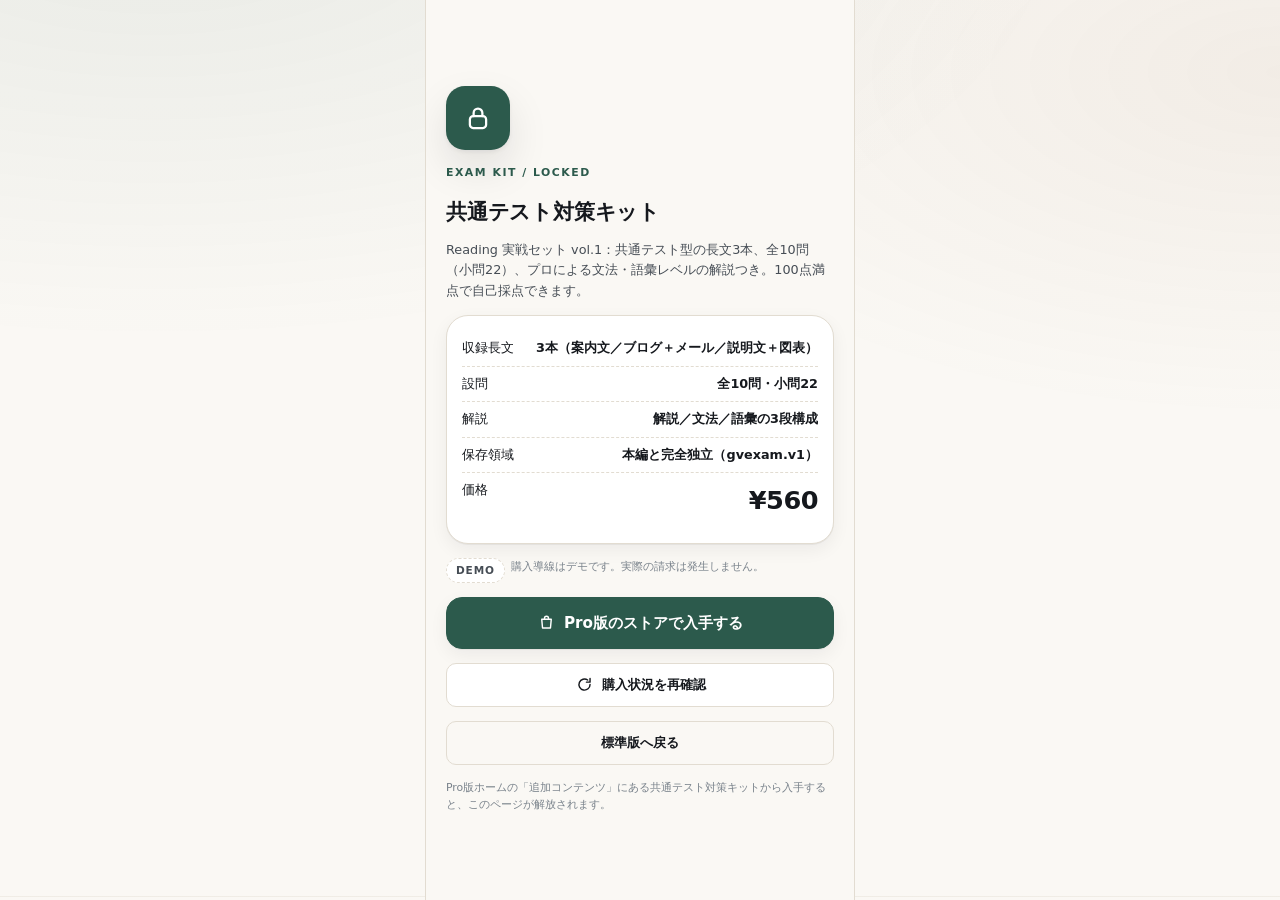
<file: exam.html>
<!DOCTYPE html>
<html lang="ja">
<head>
<meta charset="utf-8">
<meta name="viewport" content="width=device-width, initial-scale=1, viewport-fit=cover">
<meta name="theme-color" content="#FAF8F4" media="(prefers-color-scheme: light)">
<meta name="theme-color" content="#101317" media="(prefers-color-scheme: dark)">
<meta name="apple-mobile-web-app-capable" content="yes">
<meta name="apple-mobile-web-app-status-bar-style" content="default">
<meta name="description" content="共通テスト型の長文3本・全10問（小問22）とプロによる文法・語彙解説を収録した対策キット。学習データは本編と完全独立。">
<meta name="color-scheme" content="light dark">
<title>共通テスト対策キット — Glass Vocab</title>
<link rel="stylesheet" href="css/exam.css">
</head>
<body>

<!-- 背景（紙の目） -->
<div id="bg" aria-hidden="true"></div>

<div id="frame">

  <!-- ============ 未購入時のロック画面 ============ -->
  <section id="lockView" hidden aria-label="共通テスト対策キットの案内"></section>

  <!-- ============ 本体 ============ -->
  <div id="shell" hidden>

    <header id="bar">
      <div class="bar-row" id="barTop"></div>
      <div id="barRail" hidden></div>
    </header>

    <main id="stage">
      <section class="view" id="v-top" aria-label="キットのトップ"></section>
      <section class="view" id="v-read" hidden aria-label="本文"></section>
      <section class="view" id="v-quiz" hidden aria-label="設問"></section>
      <section class="view" id="v-result" hidden aria-label="採点結果"></section>
      <section class="view" id="v-vocab" hidden aria-label="語彙シート"></section>
      <section class="view" id="v-gram" hidden aria-label="文法ポイント"></section>
    </main>

    <!-- 操作は常に画面下部（サムゾーン） -->
    <footer id="dock"></footer>
  </div>
</div>

<!-- 通知（情報は上部に出して下部の操作を覆わない） -->
<div id="toast" aria-live="polite" aria-atomic="false"></div>

<!-- 解説・設定シート（ネイティブ dialog） -->
<dialog class="sheet" id="sheet" aria-label="詳細">
  <div class="sheet-in">
    <button class="grab" id="sheetGrab" aria-label="とじる"></button>
    <div class="sheet-body" id="sheetBody"></div>
  </div>
</dialog>

<noscript>
  <p style="padding:24px;font-family:system-ui">この対策キットは JavaScript を有効にするとご利用いただけます。</p>
</noscript>

<script src="js/exam-data.js"></script>
<script src="js/exam-app.js"></script>
</body>
</html>
</file>
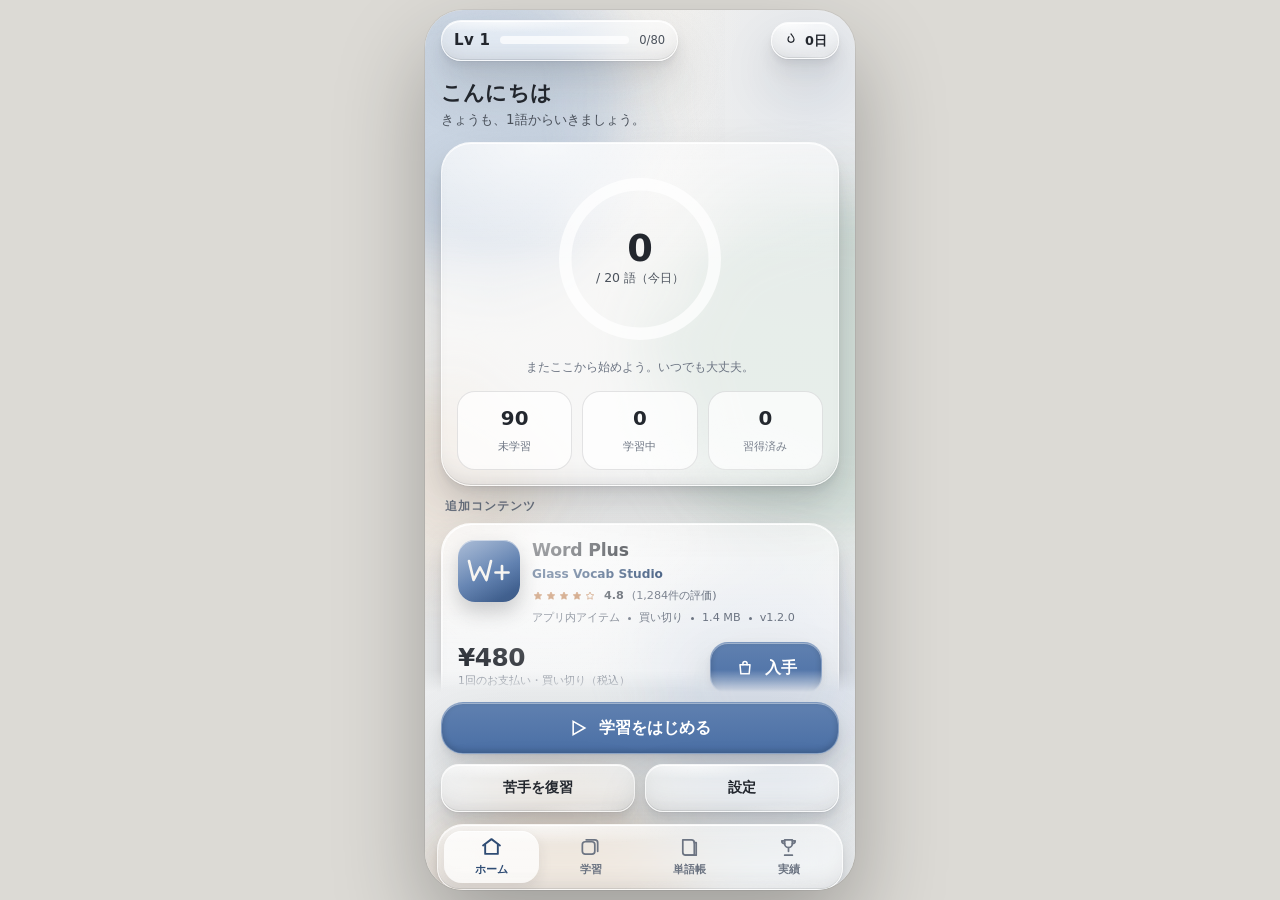
<file: pro.html>
<!DOCTYPE html>
<html lang="ja">
<head>
<meta charset="utf-8">
<!-- ノッチ/ホームバーを避けつつ、利用者によるピンチズームは妨げない -->
<meta name="viewport" content="width=device-width, initial-scale=1, viewport-fit=cover">
<meta name="theme-color" content="#EDEFF2" media="(prefers-color-scheme: light)">
<meta name="theme-color" content="#1B1E24" media="(prefers-color-scheme: dark)">
<meta name="apple-mobile-web-app-capable" content="yes">
<meta name="mobile-web-app-capable" content="yes">
<meta name="apple-mobile-web-app-title" content="Glass Vocab Pro">
<meta name="apple-mobile-web-app-status-bar-style" content="default">
<meta name="format-detection" content="telephone=no">
<meta name="description" content="高精細リキッドグラスと3Dカードデッキ、微細アニメーションで学ぶスマホ専用英単語アプリ Pro版。">
<title>Glass Vocab Pro — 英単語学習</title>
<style>
/* =========================================================
   0. デザイントークン（彩度を抑えた自然色。ネオン・発光色は不使用）
   ========================================================= */
:root{
  --page:#DCDAD5;
  --bg-1:#F4F2EE; --bg-2:#EDEFF2;
  --ink:#23272E; --ink-2:#4B525C; --ink-3:#6C7482;
  --accent:#4A6FA5; --accent-ink:#2F4C74;
  --sage:#7C9A8E; --terra:#C08457;
  --ok:#4F7D5F; --ok-soft:rgba(79,125,95,.16);
  --ng:#AE6A47; --ng-soft:rgba(174,106,71,.16);

  /* リキッドグラス3層：イルミネーション(透過) / ハイライト(縁の光) / シャドウ(浮遊) */
  --glass-bg:rgba(255,255,255,.46);
  --glass-solid:#FBFAF8;               /* 透明度低減・非対応時のフォールバック */
  --glass-brd:rgba(255,255,255,.62);
  --glass-hi:rgba(255,255,255,.90);
  --glass-lo:rgba(35,39,46,.10);
  --gloss:rgba(255,255,255,.55);
  --edge:rgba(206,201,193,.85);         /* カードの厚み（側面）色 */
  --plate:rgba(255,255,255,.72);        /* 文字の可読性を担保する不透明レイヤー */
  --line:rgba(35,39,46,.12);
  --shadow:0 22px 44px rgba(35,39,46,.16), 0 6px 14px rgba(35,39,46,.10);
  --shadow-sm:0 10px 20px rgba(35,39,46,.12);

  --blob-1:#A9BCD6; --blob-2:#B7CCC2; --blob-3:#DCC3A8;
  --tab-h:64px;
  --r-lg:30px; --r-md:24px; --r-sm:18px;
}
@media (prefers-color-scheme: dark){
  :root{
    --page:#12151A;
    --bg-1:#1B1E24; --bg-2:#242830;
    --ink:#ECEFF3; --ink-2:#C3C9D2; --ink-3:#9AA3AF;
    --accent:#87A4CC; --accent-ink:#A8BEDC;
    --sage:#93B0A4; --terra:#CE9C74;
    --ok:#7FA98B; --ok-soft:rgba(127,169,139,.18);
    --ng:#C9906A; --ng-soft:rgba(201,144,106,.18);

    --glass-bg:rgba(255,255,255,.11);
    --glass-solid:#2A2F38;
    --glass-brd:rgba(255,255,255,.24);
    --glass-hi:rgba(255,255,255,.34);
    --glass-lo:rgba(0,0,0,.34);
    --gloss:rgba(255,255,255,.22);
    --edge:rgba(74,80,92,.9);
    --plate:rgba(24,27,33,.62);
    --line:rgba(255,255,255,.14);
    --shadow:0 24px 48px rgba(0,0,0,.46), 0 6px 16px rgba(0,0,0,.34);
    --shadow-sm:0 10px 22px rgba(0,0,0,.38);
    --blob-1:#2E3A4C; --blob-2:#2B3A35; --blob-3:#3F342B;
  }
}

/* =========================================================
   1. ベース
   ========================================================= */
*,*::before,*::after{box-sizing:border-box}
html,body{height:100%;margin:0;padding:0}
html{-webkit-text-size-adjust:100%}
body{
  background:var(--page);
  color:var(--ink);
  font-family:system-ui,-apple-system,"Segoe UI",Roboto,"Hiragino Kaku Gothic ProN","Noto Sans JP","Yu Gothic",sans-serif;
  font-size:16px; line-height:1.5;
  -webkit-font-smoothing:antialiased;
  /* 引っ張って更新・ダブルタップズームの抑止 */
  overscroll-behavior:none;
  touch-action:manipulation;
  -webkit-tap-highlight-color:transparent;
  display:flex; align-items:center; justify-content:center;
  min-height:100dvh;
}
/* 375〜430px を基準にしたモバイル枠。広い画面では中央に枠として表示 */
#app{
  position:relative;
  width:min(100%,430px);
  height:100dvh;
  overflow:hidden;
  background:
    radial-gradient(120% 90% at 50% 0%, var(--bg-1) 0%, var(--bg-2) 60%, var(--bg-2) 100%);
  display:flex; flex-direction:column;
  /* ルートに透視投影：以降の 3D はすべてこの空間で行う */
  perspective:1200px;
  transform-style:preserve-3d;
  isolation:isolate;
}
@media (min-width:520px){
  #app{height:min(100dvh,880px); border-radius:38px; box-shadow:0 40px 90px rgba(0,0,0,.28), 0 0 0 1px rgba(0,0,0,.06);}
}
button{font:inherit;color:inherit;border:0;background:none;cursor:pointer}
input{font-family:inherit}
:focus-visible{outline:2px solid var(--accent); outline-offset:2px}
.sr{position:absolute!important;width:1px;height:1px;overflow:hidden;clip:rect(0 0 0 0);white-space:nowrap}

/* =========================================================
   2. 背景：ゆっくり動く有機的なブロブ（SVGフィルタで屈折感）
   ========================================================= */
.bg{position:absolute;inset:0;z-index:0;pointer-events:none;overflow:hidden}
.blobs{position:absolute;inset:-12%;filter:blur(38px) url(#liquid);opacity:.9}
.blob{position:absolute;display:block;border-radius:50%;will-change:transform}
.b1{width:60%;aspect-ratio:1;left:-12%;top:4%;background:var(--blob-1);opacity:.62;animation:drift1 34s ease-in-out infinite alternate}
.b2{width:66%;aspect-ratio:1;right:-18%;top:26%;background:var(--blob-2);opacity:.55;animation:drift2 44s ease-in-out infinite alternate}
.b3{width:56%;aspect-ratio:1;left:6%;bottom:-8%;background:var(--blob-3);opacity:.5;animation:drift3 52s ease-in-out infinite alternate}
@keyframes drift1{from{transform:translate3d(0,0,0) scale(1)}to{transform:translate3d(14%,10%,0) scale(1.14)}}
@keyframes drift2{from{transform:translate3d(0,0,0) scale(1.06)}to{transform:translate3d(-16%,-8%,0) scale(.94)}}
@keyframes drift3{from{transform:translate3d(0,0,0) scale(.96)}to{transform:translate3d(10%,-12%,0) scale(1.12)}}
.svgdefs{position:absolute;width:0;height:0;overflow:hidden}

/* =========================================================
   3. リキッドグラス材質（ガラスの上にガラスは重ねない）
   ========================================================= */
.glass{
  position:relative;
  background:var(--glass-bg);
  -webkit-backdrop-filter:blur(20px) saturate(140%);
  backdrop-filter:blur(20px) saturate(140%);
  border:1px solid var(--glass-brd);
  border-radius:var(--r-md);
  box-shadow:
    var(--shadow),
    inset 0 1px 0 var(--glass-hi),      /* 上辺の光 */
    inset 0 -1px 0 var(--glass-lo);     /* 下辺の陰 */
}
/* 縁を走る光沢。ジャイロで位置がわずかに動く */
.glass::before{
  content:"";position:absolute;inset:0;border-radius:inherit;pointer-events:none;
  background:radial-gradient(88% 62% at var(--gx,26%) var(--gy,2%), var(--gloss) 0%, rgba(255,255,255,0) 62%);
  opacity:.85;
}
@supports not ((backdrop-filter:blur(4px)) or (-webkit-backdrop-filter:blur(4px))){
  .glass{background:var(--glass-solid)}
}
@media (prefers-reduced-transparency: reduce){
  .glass{background:var(--glass-solid);-webkit-backdrop-filter:none;backdrop-filter:none}
  .glass::before{opacity:.25}
  .blobs{opacity:.35}
}

/* =========================================================
   4. 上部：情報表示のみ（操作は置かない）
   ========================================================= */
.topbar{
  position:relative;z-index:3;flex:0 0 auto;
  padding:calc(env(safe-area-inset-top,0px) + 10px) 16px 8px;
  display:flex;align-items:center;gap:8px;
}
.lvl-chip{display:flex;align-items:center;gap:10px;padding:8px 12px;border-radius:20px;flex:1 1 auto;min-width:0}
.lvl-num{font-weight:700;font-size:.94rem;letter-spacing:.02em;white-space:nowrap}
.xpbar{position:relative;flex:1 1 auto;height:8px;border-radius:99px;background:var(--plate);overflow:hidden;min-width:40px}
.xpbar i{position:absolute;inset:0 auto 0 0;width:0;background:linear-gradient(90deg,var(--accent),var(--sage));border-radius:99px;transition:width .5s cubic-bezier(.2,.8,.2,1)}
.xptext{font-size:.72rem;color:var(--ink-2);font-variant-numeric:tabular-nums;white-space:nowrap}
.chip{display:inline-flex;align-items:center;gap:6px;padding:8px 11px;border-radius:18px;font-size:.8rem;font-weight:600;white-space:nowrap}
.chip svg{width:16px;height:16px;flex:0 0 auto}
#comboBadge{opacity:0;transform:scale(.86);transition:opacity .25s,transform .25s}
#comboBadge.on{opacity:1;transform:scale(1)}

/* =========================================================
   5. ビュー / タブバー
   ========================================================= */
.main{position:relative;z-index:2;flex:1 1 auto;min-height:0}
.view{position:absolute;inset:0;display:none;flex-direction:column;min-height:0}
.view.active{display:flex}
.scroll{flex:1 1 auto;min-height:0;overflow-y:auto;overscroll-behavior:contain;-webkit-overflow-scrolling:touch;padding:4px 16px 12px}
/* サムゾーン（画面下1/3）に置く操作エリア */
.actions{flex:0 0 auto;padding:10px 16px 12px;display:flex;flex-direction:column;gap:10px}

.tabbar{
  position:relative;z-index:5;flex:0 0 auto;margin:0 12px 0;
  padding:6px 6px calc(env(safe-area-inset-bottom,0px) + 6px);
  border-radius:26px 26px 22px 22px;
  display:grid;grid-template-columns:repeat(4,1fr);gap:4px;
}
.tab{
  min-height:52px;border-radius:18px;display:flex;flex-direction:column;align-items:center;justify-content:center;gap:3px;
  color:var(--ink-3);font-size:.66rem;font-weight:600;transition:color .2s,background .2s,transform .2s;
}
.tab svg{width:23px;height:23px}
.tab[aria-selected="true"]{color:var(--accent-ink);background:var(--plate);transform:translateY(-1px)}
@media (hover:hover){.tab:hover{color:var(--ink-2)}}

/* =========================================================
   6. 共通パーツ
   ========================================================= */
.h1{font-size:1.32rem;font-weight:700;letter-spacing:.01em;margin:6px 0 2px}
.sub{font-size:.84rem;color:var(--ink-2);margin:0 0 12px}
.card-pane{padding:16px;border-radius:var(--r-lg);margin-bottom:14px}
.label{font-size:.74rem;font-weight:700;color:var(--ink-3);letter-spacing:.08em;margin:14px 4px 8px}
.btn{
  min-height:52px;padding:12px 18px;border-radius:22px;display:flex;align-items:center;justify-content:center;gap:10px;
  font-size:1rem;font-weight:700;transition:transform .16s cubic-bezier(.2,.8,.2,1),box-shadow .16s;
  -webkit-user-select:none;user-select:none;
}
.btn:active{transform:scale(.975)}
.btn svg{width:20px;height:20px}
.btn-primary{background:var(--accent);color:#fff;border:1px solid rgba(255,255,255,.28);
  box-shadow:var(--shadow-sm), inset 0 1px 0 rgba(255,255,255,.34), inset 0 -1px 0 rgba(0,0,0,.16)}
@media (prefers-color-scheme: dark){.btn-primary{color:#12151A}}
.btn-row{display:grid;grid-template-columns:1fr 1fr;gap:10px}
.btn-row-3{display:grid;grid-template-columns:1fr auto 1fr;gap:10px}
.btn-sm{min-height:48px;font-size:.9rem;border-radius:18px}
.btn-ghost{color:var(--ink-2);min-height:48px;font-weight:600;font-size:.88rem;border-radius:18px}
.btn-ok{color:var(--ok);border-color:rgba(255,255,255,.5)}
.btn-ng{color:var(--ng)}
.icon-btn{width:48px;height:48px;border-radius:18px;display:flex;align-items:center;justify-content:center;flex:0 0 auto}
.icon-btn svg{width:22px;height:22px}
.pill{display:inline-flex;align-items:center;justify-content:center;min-height:44px;padding:8px 14px;border-radius:16px;
  font-size:.86rem;font-weight:700;background:var(--plate);color:var(--ink-2);border:1px solid var(--line)}
.pill[aria-pressed="true"],.pill.on{background:var(--accent);color:#fff;border-color:transparent}
@media (prefers-color-scheme: dark){.pill[aria-pressed="true"],.pill.on{color:#12151A}}
.row{display:flex;align-items:center;gap:10px}
.between{display:flex;align-items:center;justify-content:space-between;gap:10px}
.mono{font-variant-numeric:tabular-nums}
.tiny{font-size:.76rem;color:var(--ink-3)}
hr.sep{border:0;border-top:1px solid var(--line);margin:12px 0}

/* トグルスイッチ（48px以上のタップ領域） */
.switch{position:relative;width:56px;height:34px;border-radius:99px;background:var(--plate);border:1px solid var(--line);flex:0 0 auto;transition:background .2s}
.switch::after{content:"";position:absolute;top:3px;left:3px;width:26px;height:26px;border-radius:50%;background:#fff;box-shadow:0 2px 6px rgba(0,0,0,.24);transition:transform .22s cubic-bezier(.2,.8,.2,1)}
.switch[aria-checked="true"]{background:var(--accent)}
.switch[aria-checked="true"]::after{transform:translateX(22px)}
.switch-row{display:flex;align-items:center;justify-content:space-between;gap:12px;min-height:56px}
.switch-row .st{font-size:.94rem;font-weight:600}
.switch-row .sd{font-size:.74rem;color:var(--ink-3);margin-top:2px}

/* =========================================================
   7. ホーム：デイリーリング
   ========================================================= */
.ring-wrap{display:flex;flex-direction:column;align-items:center;gap:10px;padding:18px 16px 20px}
.dring{position:relative;width:196px;height:196px}
.dring svg{width:100%;height:100%;transform:rotate(-90deg)}
.dring .trk{fill:none;stroke:var(--plate);stroke-width:14}
.dring .bar{fill:none;stroke:var(--accent);stroke-width:14;stroke-linecap:round;transition:stroke-dashoffset .8s cubic-bezier(.2,.8,.2,1)}
.dring .cen{position:absolute;inset:0;display:flex;flex-direction:column;align-items:center;justify-content:center;gap:2px}
.dring .big{font-size:2.5rem;font-weight:700;line-height:1;font-variant-numeric:tabular-nums}
.dring .cap{font-size:.78rem;color:var(--ink-2)}
.stat-grid{display:grid;grid-template-columns:repeat(3,1fr);gap:10px}
.stat{padding:12px 8px;border-radius:var(--r-sm);text-align:center;background:var(--plate);border:1px solid var(--line)}
.stat b{display:block;font-size:1.24rem;font-variant-numeric:tabular-nums}
.stat span{font-size:.7rem;color:var(--ink-3)}

/* =========================================================
   8. 3Dカードデッキ
   ========================================================= */
.sess-top{flex:0 0 auto;padding:6px 18px 2px;display:flex;align-items:center;justify-content:space-between;gap:10px}
.prog{position:relative;flex:1 1 auto;height:6px;border-radius:99px;background:var(--plate);overflow:hidden}
.prog i{position:absolute;inset:0 auto 0 0;width:0;background:var(--accent);border-radius:99px;transition:width .35s ease}
/* 3D空間はここで確立（祖先の overflow / opacity で平面化されるため個別に付与） */
.sess-body{flex:1 1 auto;min-height:0;display:flex;align-items:center;justify-content:center;padding:10px 18px;
  perspective:1100px;perspective-origin:50% 46%}

.deck-tilt{width:100%;max-width:360px;transform-style:preserve-3d;transition:transform .3s ease-out}
.deck{position:relative;width:100%;height:min(52vh,380px);transform-style:preserve-3d}
.card{
  position:absolute;inset:0;transform-style:preserve-3d;will-change:transform,opacity;
  transition:transform .42s cubic-bezier(.2,.8,.2,1),opacity .3s ease;
}
.card.drag{transition:none}
.card3d{position:absolute;inset:0;transform-style:preserve-3d;transition:transform .55s cubic-bezier(.3,.9,.25,1);will-change:transform}
.card.flip .card3d{transform:rotateY(180deg)}
/* 厚み：内枠だけを塗ったスラブを重ね、板ではなく立体に見せる */
.slab{position:absolute;inset:0;border-radius:var(--r-lg);box-shadow:inset 0 0 0 13px var(--edge)}
.face{
  position:absolute;inset:0;border-radius:var(--r-lg);
  backface-visibility:hidden;-webkit-backface-visibility:hidden;
  display:flex;flex-direction:column;align-items:center;justify-content:center;gap:10px;
  padding:26px 22px;text-align:center;
}
.face.front{transform:translateZ(7px)}
.face.back{transform:rotateY(180deg) translateZ(7px)}
.word{font-size:2.1rem;font-weight:700;letter-spacing:-.01em;line-height:1.14;word-break:break-word;
  font-family:ui-sans-serif,system-ui,-apple-system,"Segoe UI",Inter,Roboto,sans-serif}
.ipa{font-size:1rem;color:var(--ink-2)}
.pos{display:inline-block;padding:4px 10px;border-radius:12px;background:var(--plate);border:1px solid var(--line);font-size:.76rem;font-weight:700;color:var(--ink-2)}
.mean{font-size:1.4rem;font-weight:700;line-height:1.45}
.ex-en{font-size:1.02rem;line-height:1.55;color:var(--ink)}
.ex-ja{font-size:.94rem;line-height:1.6;color:var(--ink-2)}
.face .plate-box{background:var(--plate);border:1px solid var(--line);border-radius:var(--r-sm);padding:12px 14px;width:100%}
.face-hint{font-size:.76rem;color:var(--ink-3)}
/* スワイプ方向のラベル（発光させず、明度差だけで示す） */
.tag{position:absolute;top:22px;padding:8px 14px;border-radius:14px;font-size:.86rem;font-weight:800;opacity:0;
  border:1.5px solid currentColor;background:var(--plate);transition:opacity .12s;transform:translateZ(10px)}
.tag.know{right:20px;color:var(--ok)}
.tag.no{left:20px;color:var(--ng)}
/* 奥のカードは中身を隠し、手前のカードの文字が絶対に読みにくくならないようにする */
.card.bg-card .face > *{opacity:0}
.card.bg-card .tag{display:none}
.deck-empty{color:var(--ink-3);font-size:.9rem;text-align:center;padding:30px}

/* 4択・スペル */
.q-pane{width:100%;max-width:360px;padding:22px 20px;border-radius:var(--r-lg);text-align:center;transform-style:preserve-3d}
.q-kicker{font-size:.74rem;font-weight:700;letter-spacing:.1em;color:var(--ink-3);margin-bottom:10px}
.choice{width:100%;min-height:58px;padding:12px 16px;border-radius:20px;font-size:1.02rem;font-weight:600;text-align:left;
  justify-content:flex-start;display:flex;align-items:center;gap:12px;transition:transform .16s,background .2s,color .2s}
.choice .no{width:26px;height:26px;border-radius:9px;background:var(--plate);border:1px solid var(--line);display:flex;align-items:center;justify-content:center;font-size:.74rem;font-weight:800;color:var(--ink-3);flex:0 0 auto}
.choice:active{transform:scale(.985)}
.choice.correct{background:var(--ok-soft);color:var(--ok);border-color:rgba(255,255,255,.5)}
.choice.wrong{background:var(--ng-soft);color:var(--ng)}
.choice.dim{opacity:.5}
.spell-input{
  width:100%;min-height:56px;font-size:1.18rem;font-weight:700;text-align:center;letter-spacing:.06em;
  border-radius:20px;border:1px solid var(--line);background:var(--plate);color:var(--ink);padding:12px 14px;
}
.spell-input::placeholder{color:var(--ink-3);font-weight:500;letter-spacing:normal}
.spell-hint{font-family:ui-monospace,SFMono-Regular,Menlo,monospace;font-size:1.5rem;letter-spacing:.24em;color:var(--ink-2)}
.judge{font-size:.94rem;font-weight:700;min-height:22px}
.judge.ok{color:var(--ok)} .judge.ng{color:var(--ng)}

/* =========================================================
   9. 3Dリング状の単語帳
   ========================================================= */
.ring-stage{position:relative;height:300px;perspective:900px;perspective-origin:50% 50%;overflow:hidden;touch-action:none}
.ring3d{position:absolute;inset:0;transform-style:preserve-3d;will-change:transform}
.ring-item{position:absolute;left:50%;top:50%;width:206px;height:132px;margin:-66px 0 0 -103px;transform-style:preserve-3d;will-change:transform,opacity}
.ring-face{position:absolute;inset:0;border-radius:var(--r-md);padding:14px;display:flex;flex-direction:column;justify-content:center;gap:6px;
  transform-style:preserve-3d;will-change:transform}
.ring-face .rw{font-size:1.28rem;font-weight:700}
.ring-face .rm{font-size:.92rem;color:var(--ink-2)}
.ring-nav{display:grid;grid-template-columns:auto 1fr auto;gap:10px;align-items:center}

/* 単語リスト */
.wlist{display:flex;flex-direction:column;gap:8px}
.wrow{display:flex;align-items:center;gap:12px;padding:12px 14px;border-radius:var(--r-sm);background:var(--plate);border:1px solid var(--line);min-height:58px;text-align:left;width:100%}
.wrow b{font-size:1.06rem}
.wrow .m{font-size:.8rem;color:var(--ink-2);margin-top:1px}
.dot{width:10px;height:10px;border-radius:50%;flex:0 0 auto}
.dot.new{background:var(--ink-3)} .dot.learning{background:var(--terra)} .dot.mastered{background:var(--ok)}
.search{width:100%;min-height:52px;font-size:1rem;border-radius:20px;border:1px solid var(--line);background:var(--plate);color:var(--ink);padding:10px 16px}

/* =========================================================
   10. 実績・グラフ
   ========================================================= */
.chart{display:grid;grid-template-columns:repeat(7,1fr);gap:8px;align-items:end;height:150px;padding-top:6px}
.bar-col{display:flex;flex-direction:column;align-items:center;gap:6px;height:100%;justify-content:flex-end}
.bar{width:100%;max-width:26px;border-radius:10px 10px 6px 6px;background:linear-gradient(180deg,var(--accent),var(--sage));
  min-height:4px;transition:height .6s cubic-bezier(.2,.8,.2,1);box-shadow:inset 0 1px 0 rgba(255,255,255,.4)}
.bar.today{background:linear-gradient(180deg,var(--terra),var(--accent))}
.bar-lab{font-size:.68rem;color:var(--ink-3)}
.bar-val{font-size:.66rem;color:var(--ink-3);font-variant-numeric:tabular-nums}
.badges{display:grid;grid-template-columns:repeat(2,1fr);gap:10px;perspective:800px}
.badge{padding:14px 12px;border-radius:var(--r-sm);background:var(--plate);border:1px solid var(--line);text-align:center;
  transform-style:preserve-3d;transition:transform .3s}
.badge .ic{width:46px;height:46px;margin:0 auto 8px;border-radius:14px;display:flex;align-items:center;justify-content:center;
  background:linear-gradient(160deg,rgba(255,255,255,.5),rgba(255,255,255,.08));border:1px solid var(--line);box-shadow:inset 0 1px 0 rgba(255,255,255,.5), 0 6px 12px rgba(35,39,46,.14)}
.badge .ic svg{width:24px;height:24px;color:var(--accent-ink)}
.badge b{font-size:.86rem;display:block}
.badge span{font-size:.7rem;color:var(--ink-3);display:block;margin-top:2px}
.badge.got{transform:translateZ(14px)}
.badge.lock{opacity:.72}
.badge.lock .ic{filter:blur(1.5px) grayscale(1);opacity:.5}
.badge.lock b,.badge.lock span{filter:blur(.2px);color:var(--ink-3)}

/* =========================================================
   11. ボトムシート / モーダル / トースト
   ========================================================= */
.overlay{position:absolute;inset:0;z-index:20;display:flex;align-items:flex-end;justify-content:center}
.overlay[hidden]{display:none}
.scrim{position:absolute;inset:0;background:rgba(20,22,26,.34);opacity:0;transition:opacity .28s}
.overlay.show .scrim{opacity:1}
.sheet{
  position:relative;width:100%;max-height:78%;border-radius:30px 30px 0 0;
  padding:8px 18px calc(env(safe-area-inset-bottom,0px) + 18px);
  transform:translateY(102%);transition:transform .34s cubic-bezier(.2,.85,.25,1);
  display:flex;flex-direction:column;min-height:0;will-change:transform;
}
.overlay.show .sheet{transform:translateY(0)}
.grab{width:44px;height:5px;border-radius:99px;background:var(--line);margin:6px auto 10px;flex:0 0 auto}
.sheet-scroll{overflow-y:auto;overscroll-behavior:contain;min-height:0;padding-bottom:6px}
/* スクロール上端で行が切れて重なって見えないよう、12pxだけ薄くフェードさせる */
@supports (mask-image:linear-gradient(#000,#000)) or (-webkit-mask-image:linear-gradient(#000,#000)){
  .sheet-scroll{-webkit-mask-image:linear-gradient(180deg,transparent 0,#000 12px);mask-image:linear-gradient(180deg,transparent 0,#000 12px)}
}
/* ストア／購入シートは中身が多いので高く取り、操作ボタンは常に親指の届く位置へ固定 */
.sheet.tall{max-height:92%}
.sticky-foot{position:sticky;bottom:-2px;z-index:2;padding-top:12px;margin-top:10px;
  background:linear-gradient(180deg,transparent,var(--glass-solid) 44%)}
.modal-center{align-items:center;padding:18px}
.modal{position:relative;width:100%;max-height:84%;border-radius:var(--r-lg);padding:18px;display:flex;flex-direction:column;min-height:0;
  transform:scale(.94) translateY(10px);opacity:0;transition:transform .3s cubic-bezier(.2,.85,.25,1),opacity .25s}
.overlay.show .modal{transform:scale(1) translateY(0);opacity:1}
/* トーストは「情報」なので上部に出す（下部の操作ボタンを覆わない） */
.toast-wrap{position:absolute;left:0;right:0;top:calc(env(safe-area-inset-top,0px) + 62px);z-index:30;
  display:flex;flex-direction:column;align-items:center;gap:8px;pointer-events:none;padding:0 18px}
.toast{background:var(--glass-solid);color:var(--ink);border:1px solid var(--line);border-radius:20px;padding:11px 16px;
  box-shadow:var(--shadow);font-size:.88rem;font-weight:700;display:flex;align-items:center;gap:10px;
  animation:toastIn .3s cubic-bezier(.2,.8,.2,1) both}
.toast svg{width:20px;height:20px;color:var(--accent-ink)}
.toast.out{animation:toastOut .3s ease forwards}
@keyframes toastIn{from{opacity:0;transform:translateY(-14px) scale(.96)}to{opacity:1;transform:none}}
@keyframes toastOut{to{opacity:0;transform:translateY(-10px)}}

/* =========================================================
   12. 演出レイヤー（3D空間の手前に飛び出す数字 / 光の粒）
   ========================================================= */
.fx{position:absolute;inset:0;z-index:25;pointer-events:none;perspective:900px;transform-style:preserve-3d;overflow:hidden}
.xp-pop{position:absolute;left:50%;top:52%;transform:translate3d(-50%,0,0);font-size:2rem;font-weight:800;
  color:var(--accent-ink);font-variant-numeric:tabular-nums;animation:xpPop 1.05s cubic-bezier(.2,.7,.3,1) forwards;
  text-shadow:0 2px 10px rgba(35,39,46,.22);will-change:transform,opacity}
.xp-pop.ng{color:var(--ng)}
@keyframes xpPop{
  0%{transform:translate3d(-50%,0,0) scale(.6);opacity:0}
  18%{opacity:1}
  100%{transform:translate3d(-50%,-96px,240px) scale(1.1);opacity:0}
}
.lvup{position:absolute;inset:0;display:flex;align-items:center;justify-content:center;transform-style:preserve-3d}
.lvup .plate2{background:var(--glass-solid);border:1px solid var(--glass-brd);border-radius:28px;padding:22px 28px;text-align:center;
  box-shadow:var(--shadow);animation:lvIn 1.9s cubic-bezier(.2,.8,.2,1) forwards;will-change:transform,opacity}
.lvup .plate2 .k{font-size:.76rem;font-weight:700;letter-spacing:.14em;color:var(--ink-3)}
.lvup .plate2 .v{font-size:2.4rem;font-weight:800;line-height:1.15}
.lvup .plate2 .d{font-size:.84rem;color:var(--ink-2)}
@keyframes lvIn{
  0%{transform:translateZ(-160px) scale(.86);opacity:0}
  16%{transform:translateZ(90px) scale(1.04);opacity:1}
  62%{transform:translateZ(60px) scale(1);opacity:1}
  100%{transform:translateZ(30px) scale(.99);opacity:0}
}
/* 光の粒（無彩色。色付きグローは使わない） */
.spark{position:absolute;left:50%;top:50%;width:10px;height:10px;border-radius:50%;
  background:radial-gradient(circle,rgba(255,255,255,.95),rgba(255,255,255,0) 70%);
  animation:spark 1.6s ease-out forwards;will-change:transform,opacity}
@keyframes spark{
  0%{transform:translate3d(-50%,-50%,0) scale(.2);opacity:0}
  25%{opacity:.75}
  100%{transform:translate3d(calc(-50% + var(--dx)),calc(-50% + var(--dy)),var(--dz)) scale(1.5);opacity:0}
}
.flash{position:absolute;inset:0;background:var(--ok-soft);opacity:0;animation:flash .5s ease-out forwards}
.flash.ng{background:var(--ng-soft)}
@keyframes flash{0%{opacity:0}20%{opacity:1}100%{opacity:0}}

/* =========================================================
   13. モーションを減らす設定（3D酔い対策・必須）
   ========================================================= */
@media (prefers-reduced-motion: reduce){
  *,*::before,*::after{animation-duration:.001ms!important;animation-iteration-count:1!important;transition-duration:.12s!important}
  .blob{animation:none!important}
  .card{transform:none!important}
  .card3d{transform:none!important;transition:opacity .12s!important}
  .card.flip .face.front{opacity:0}
  .face{transition:opacity .12s}
  .face.back{transform:none!important;opacity:0}
  .card.flip .face.back{opacity:1}
  .badge.got{transform:none!important}
  .ring3d,.ring-item,.ring-face{transform:none!important}
  .xp-pop{animation:fadeOnly .7s ease forwards!important}
  .lvup .plate2{animation:fadeOnly 1.6s ease forwards!important}
  .spark{display:none!important}
}
@keyframes fadeOnly{0%{opacity:0}20%{opacity:1}100%{opacity:0}}
/* 設定でOFFにした場合も同じ挙動にする（クラス方式） */
.nomotion .blob{animation:none!important}
.nomotion .card{transform:none!important}
.nomotion .card3d{transform:none!important}
.nomotion .card.flip .face.front{opacity:0}
.nomotion .face.back{transform:none!important;opacity:0}
.nomotion .card.flip .face.back{opacity:1}
.nomotion .badge.got{transform:none!important}
.nomotion .deck-tilt{transform:none!important}
.nomotion .spark{display:none!important}
.nomotion .xp-pop{animation:fadeOnly .7s ease forwards!important}
.nomotion .lvup .plate2{animation:fadeOnly 1.6s ease forwards!important}
/* リングは reduce 時は平面リスト風に縦積みで見せる */
.nomotion .ring-item,.nomotion .ring3d,.nomotion .ring-face{transform:none!important}

/* =========================================================================
   PRO LAYER — 高精細マテリアル & 微細アニメーション（ここから上書き／追加）
   方針: transform / opacity / filter のみを動かし、layout は一切動かさない
   ========================================================================= */
:root{
  --e-out:cubic-bezier(.16,.84,.24,1);        /* 減速 */
  --e-spring:cubic-bezier(.22,1.28,.36,1);    /* わずかな行き過ぎ */
  --e-soft:cubic-bezier(.4,0,.2,1);
  --d1:.16s; --d2:.3s; --d3:.5s; --d4:.86s;
  --hair:1px;
  --spec:rgba(255,255,255,.92);               /* 鏡面ハイライト */
  --spec-2:rgba(255,255,255,.32);
  --shadow-deep:
    0 1px 1px rgba(35,39,46,.05),
    0 4px 6px rgba(35,39,46,.06),
    0 12px 20px rgba(35,39,46,.08),
    0 28px 56px rgba(35,39,46,.14);
}
@media (min-resolution:2dppx){ :root{ --hair:.5px } }
@media (prefers-color-scheme: dark){
  :root{
    --spec:rgba(255,255,255,.42); --spec-2:rgba(255,255,255,.14);
    --shadow-deep:
      0 1px 1px rgba(0,0,0,.22),
      0 6px 10px rgba(0,0,0,.26),
      0 16px 28px rgba(0,0,0,.32),
      0 34px 64px rgba(0,0,0,.44);
  }
}
body{text-rendering:optimizeLegibility;font-feature-settings:"kern" 1,"liga" 1}
#app{
  /* 多点メッシュ状の下地。ブロブと合わせて奥行きのある「環境光」をつくる */
  background:
    radial-gradient(90% 60% at 20% -6%, color-mix(in srgb, var(--bg-1) 88%, #ffffff) 0%, transparent 62%),
    radial-gradient(80% 50% at 92% 8%, color-mix(in srgb, var(--bg-2) 90%, var(--accent) 6%) 0%, transparent 58%),
    radial-gradient(120% 80% at 50% 108%, color-mix(in srgb, var(--bg-2) 92%, var(--sage) 8%) 0%, transparent 70%),
    linear-gradient(180deg, var(--bg-1), var(--bg-2));
}
@supports not (background:color-mix(in srgb,#fff,#000)){
  #app{background:radial-gradient(120% 90% at 50% 0%, var(--bg-1) 0%, var(--bg-2) 62%, var(--bg-2) 100%)}
}
/* 微細なフィルムグレイン（材質の解像感を上げる／完全に無彩色） */
.grain{position:absolute;inset:0;z-index:1;pointer-events:none;opacity:.05;mix-blend-mode:overlay}
@media (prefers-color-scheme: dark){ .grain{opacity:.07} }
.blobs{filter:blur(34px) url(#liquid) saturate(108%)}
.b4{width:44%;aspect-ratio:1;right:4%;bottom:18%;background:var(--blob-1);opacity:.34;animation:drift4 62s ease-in-out infinite alternate}
.b5{width:38%;aspect-ratio:1;left:-6%;top:44%;background:var(--blob-3);opacity:.3;animation:drift5 58s ease-in-out infinite alternate}
@keyframes drift4{from{transform:translate3d(0,0,0) scale(1)}to{transform:translate3d(-12%,-14%,0) scale(1.2)}}
@keyframes drift5{from{transform:translate3d(0,0,0) scale(1.1)}to{transform:translate3d(12%,8%,0) scale(.9)}}

/* ---------- ガラスの3層構造を強化（ハイライト／イルミネーション／シャドウ） ---------- */
.glass{
  border-width:var(--hair);
  background:
    linear-gradient(180deg, rgba(255,255,255,.16), rgba(255,255,255,0) 34%),
    var(--glass-bg);
  -webkit-backdrop-filter:blur(24px) saturate(150%) brightness(1.02);
  backdrop-filter:blur(24px) saturate(150%) brightness(1.02);
  box-shadow:
    var(--shadow-deep),
    inset 0 var(--hair) 0 var(--glass-hi),
    inset 0 calc(var(--hair) * -1) 0 var(--glass-lo),
    inset 0 -18px 24px -18px rgba(35,39,46,.16);
}
.glass::before{
  background:
    radial-gradient(72% 52% at var(--gx,26%) var(--gy,0%), var(--spec) 0%, rgba(255,255,255,0) 58%),
    radial-gradient(46% 32% at calc(100% - var(--gx,26%)) 100%, var(--spec-2) 0%, rgba(255,255,255,0) 62%);
  opacity:.7;transition:opacity var(--d2) var(--e-out), background-position var(--d2) linear;
}
/* 縁を走る光：グラデーションを1pxの枠だけに切り抜く */
@supports ((-webkit-mask-composite:xor) or (mask-composite:exclude)){
  .glass > .rim-light, .rim-light{
    content:"";position:absolute;inset:0;border-radius:inherit;padding:var(--hair);pointer-events:none;
    background:linear-gradient(135deg, rgba(255,255,255,.95) 0%, rgba(255,255,255,.20) 26%, rgba(255,255,255,0) 46%,
      rgba(255,255,255,.14) 68%, rgba(255,255,255,.72) 100%);
    -webkit-mask:linear-gradient(#000 0 0) content-box, linear-gradient(#000 0 0);
    -webkit-mask-composite:xor; mask:linear-gradient(#000 0 0) content-box, linear-gradient(#000 0 0); mask-composite:exclude;
    opacity:.9;
  }
}
@media (prefers-color-scheme: dark){ .rim-light{opacity:.55} }
/* 押した位置に光が集まる（ホバー非依存の触感フィードバック） */
.btn,.choice,.pill,.wrow,.tab,.icon-btn{position:relative}
.lit::before{
  content:"";position:absolute;inset:0;border-radius:inherit;pointer-events:none;
  background:radial-gradient(130px 130px at var(--px,50%) var(--py,50%), var(--spec) 0%, rgba(255,255,255,0) 62%)!important;
  opacity:1!important;transition:opacity .06s linear!important;
}
.btn,.choice,.pill,.wrow,.tab,.icon-btn{transition:transform var(--d1) var(--e-spring), box-shadow var(--d2) var(--e-out), background var(--d2) var(--e-out), color var(--d2) var(--e-out), opacity var(--d2)}
.btn:active,.choice:active,.pill:active,.wrow:active{transform:scale(.972)}
.btn-primary{background:linear-gradient(180deg, color-mix(in srgb, var(--accent) 88%, #ffffff), var(--accent));
  box-shadow:var(--shadow-deep), inset 0 var(--hair) 0 rgba(255,255,255,.42), inset 0 -2px 6px rgba(0,0,0,.18)}
@supports not (background:color-mix(in srgb,#fff,#000)){ .btn-primary{background:var(--accent)} }

/* ---------- 3Dカード：厚み・鏡面・視差レイヤー ---------- */
.sess-body{perspective:1000px;perspective-origin:50% 44%}
.deck-tilt{transition:transform var(--d3) var(--e-out)}
.card{transition:transform var(--d3) var(--e-spring), opacity var(--d2) var(--e-out)}
.card3d{transition:transform .66s cubic-bezier(.3,1.06,.3,1)}
/* 接地影：カードの傾きに合わせて動く独立レイヤー */
.card-shadow{
  position:absolute;left:9%;right:9%;bottom:-16px;height:30px;border-radius:50%;pointer-events:none;
  background:radial-gradient(50% 100% at 50% 0%, rgba(35,39,46,.30), rgba(35,39,46,0) 72%);
  filter:blur(9px);transform:translateZ(-40px);transition:transform var(--d3) var(--e-out), opacity var(--d3);
}
@media (prefers-color-scheme: dark){ .card-shadow{background:radial-gradient(50% 100% at 50% 0%, rgba(0,0,0,.55), rgba(0,0,0,0) 72%)} }
.slab{
  box-shadow:inset 0 0 0 13px var(--edge), inset 0 0 0 14px rgba(255,255,255,.06);
  transition:opacity var(--d2)
}
/* 側面の光の当たり方を段階的に変える（板ではなく塊に見せる） */
.card3d .slab:nth-child(1){opacity:1}
.card3d .slab:nth-child(2){opacity:.9}
.card3d .slab:nth-child(3){opacity:.8}
.card3d .slab:nth-child(4){opacity:.72}
.card3d .slab:nth-child(5){opacity:.64}
.card3d .slab:nth-child(6){opacity:.56}
.face{padding:30px 24px;gap:12px;transform-style:preserve-3d}
.face.front{transform:translateZ(8px)}
.face.back{transform:rotateY(180deg) translateZ(8px)}
/* 面の内側で要素ごとに奥行きを変える＝紙ではなく空間に見える */
.lyr{transform-style:preserve-3d;will-change:transform;transition:transform var(--d3) var(--e-out)}
.l-pos{transform:translateZ(14px)}
.l-word{transform:translateZ(34px)}
.l-ipa{transform:translateZ(22px)}
.l-hint{transform:translateZ(10px)}
.l-mean{transform:translateZ(30px)}
.l-ex{transform:translateZ(16px)}
.word{perspective:700px}
.word .ch{display:inline-block;animation:chIn .52s var(--e-out) both;animation-delay:calc(var(--i) * 24ms);will-change:transform,opacity}
@keyframes chIn{from{opacity:0;transform:translate3d(0,16px,-40px) rotateX(-42deg)}to{opacity:1;transform:none}}
/* ゆっくり通り過ぎる鏡面反射 */
.sheen{position:absolute;inset:0;border-radius:inherit;overflow:hidden;pointer-events:none;opacity:.7}
.sheen i{position:absolute;top:-45%;left:-70%;width:52%;height:190%;
  background:linear-gradient(100deg, rgba(255,255,255,0), rgba(255,255,255,.42) 46%, rgba(255,255,255,0));
  transform:rotate(9deg) translateX(-30%);animation:sweep 6.4s var(--e-soft) infinite;animation-delay:1.1s;will-change:transform}
@keyframes sweep{0%,74%{transform:rotate(9deg) translateX(-30%)}100%{transform:rotate(9deg) translateX(340%)}}
@media (prefers-color-scheme: dark){ .sheen{opacity:.4} }
.tag{transition:opacity .1s linear, transform var(--d2) var(--e-spring);transform:translateZ(26px) scale(.94)}
/* スワイプで枠外に出ても判定ラベルが見えるよう内側に寄せる */
.tag.know{right:42px}
.tag.no{left:42px}
.card.drag .tag{transform:translateZ(26px) scale(1)}
/* デッキ生成時にカードが順にせり上がる */
.card.enter{animation:cardIn .62s var(--e-spring) both}
@keyframes cardIn{from{opacity:0;transform:translate3d(0,26px,-260px) scale(.86)}}
.card.flip .card3d{animation:flipLift .66s var(--e-soft) both}
@keyframes flipLift{0%{transform:rotateY(0) translateZ(0)}45%{transform:rotateY(90deg) translateZ(34px) scale(1.015)}100%{transform:rotateY(180deg) translateZ(0)}}
.card:not(.flip) .card3d{animation:flipBack .66s var(--e-soft) both}
@keyframes flipBack{0%{transform:rotateY(180deg) translateZ(0)}45%{transform:rotateY(90deg) translateZ(34px) scale(1.015)}100%{transform:rotateY(0) translateZ(0)}}
.card.fresh .card3d{animation:none}

/* ---------- タブバー：形が追従するインジケータ ---------- */
.tabbar{position:relative}
.tab-ind{position:absolute;top:6px;height:52px;left:0;width:0;border-radius:18px;z-index:0;pointer-events:none;
  background:linear-gradient(180deg, color-mix(in srgb, var(--plate) 92%, #ffffff), var(--plate));
  box-shadow:inset 0 var(--hair) 0 rgba(255,255,255,.7), 0 6px 14px rgba(35,39,46,.10);
  transition:transform .46s var(--e-spring), width .46s var(--e-spring), opacity var(--d2)}
@supports not (background:color-mix(in srgb,#fff,#000)){ .tab-ind{background:var(--plate)} }
.tab{position:relative;z-index:1;background:none!important}
.tab svg{transition:transform var(--d3) var(--e-spring)}
.tab[aria-selected="true"] svg{transform:translateY(-1px) scale(1.1)}
.tab[aria-selected="true"]{transform:none}

/* ---------- 画面遷移・段階表示 ---------- */
.view{perspective:1000px}
.view.enter{animation:viewIn .5s var(--e-out) both}
@keyframes viewIn{from{opacity:0;transform:translate3d(0,12px,-70px)}to{opacity:1;transform:none}}
.rise{animation:riseIn .52s var(--e-out) both}
@keyframes riseIn{from{opacity:0;transform:translate3d(0,14px,-30px)}to{opacity:1;transform:none}}
.q-pane{animation:paneIn .56s var(--e-spring) both}
@keyframes paneIn{from{opacity:0;transform:translate3d(0,10px,-90px) scale(.96)}to{opacity:1;transform:none}}
.choice.wrong{animation:shake .42s var(--e-soft) both}
@keyframes shake{10%,90%{transform:translateX(-2px)}30%,70%{transform:translateX(4px)}50%{transform:translateX(-4px)}100%{transform:none}}
.choice.correct{animation:popOk .5s var(--e-spring) both}
@keyframes popOk{40%{transform:scale(1.03)}100%{transform:none}}
.wrow{transition:transform var(--d1) var(--e-spring), background var(--d2)}
.badge{transition:transform var(--d3) var(--e-spring), opacity var(--d3)}
.bar{transition:height .7s var(--e-spring)}
#xpFill{transition:width .82s var(--e-spring)}
.dring .bar{transition:stroke-dashoffset 1.1s var(--e-spring)}
.prog i{transition:width .5s var(--e-spring)}
#comboBadge{transition:opacity var(--d2), transform var(--d3) var(--e-spring)}
#comboBadge.beat{animation:beat .5s var(--e-spring)}
@keyframes beat{0%{transform:scale(1)}35%{transform:scale(1.16)}100%{transform:scale(1)}}
.toast{animation:toastIn .42s var(--e-spring) both}
.sheet{transition:transform .46s var(--e-spring)}
.modal{transition:transform .42s var(--e-spring), opacity var(--d2)}
.spell-input{transition:transform var(--d2) var(--e-spring), box-shadow var(--d2)}
.spell-input:focus{outline:none;transform:translateY(-2px);
  box-shadow:0 0 0 var(--hair) var(--accent), 0 10px 24px rgba(35,39,46,.14)}

/* ---------- 演出の解像度を上げる ---------- */
.xp-pop{font-size:2.2rem;letter-spacing:-.02em;animation:xpPop 1.15s cubic-bezier(.16,.7,.24,1) forwards}
.xp-pop .trail{position:absolute;inset:0;opacity:.34;transform:scale(1.06);filter:blur(6px)}
.shock{position:absolute;left:50%;top:50%;width:120px;height:120px;margin:-60px 0 0 -60px;border-radius:50%;
  border:1px solid rgba(255,255,255,.5);animation:shock 1.5s var(--e-out) forwards;will-change:transform,opacity}
@keyframes shock{0%{transform:translateZ(0) scale(.2);opacity:0}18%{opacity:.55}100%{transform:translateZ(120px) scale(2.6);opacity:0}}
.lvup .plate2{border-radius:30px;padding:26px 32px;transform-style:preserve-3d}
.lvup .plate2 .v{letter-spacing:-.02em;transform:translateZ(26px)}
.lvup .plate2 .k{transform:translateZ(14px)}
.spark{width:8px;height:8px}
.spark.big{width:14px;height:14px;filter:blur(.5px)}

/* ---------- 3Dリング：前面を大きく、奥を柔らかく ---------- */
.ring-stage{height:320px;perspective:820px}
.ring-item{transition:opacity var(--d3) var(--e-out)}
.ring-face{transition:box-shadow var(--d3), transform var(--d3) var(--e-out)}

/* ---------- 情報密度の最適化（下部の操作エリアを広く保つ） ---------- */
.h1{margin:4px 0 2px}
.card-pane{padding:15px;margin-bottom:12px}
.ring-wrap{padding:12px 16px 14px}
.dring{width:178px;height:178px}
.dring .big{font-size:2.3rem}
.label{margin:11px 4px 7px}
/* スクロール終端をやわらかく落として「切れて見える」のを防ぐ */
.scroll{
  -webkit-mask-image:linear-gradient(180deg,#000 0, #000 calc(100% - 22px), rgba(0,0,0,0) 100%);
  mask-image:linear-gradient(180deg,#000 0, #000 calc(100% - 22px), rgba(0,0,0,0) 100%);
}

/* ---------- 高解像度ディスプレイ向けの微調整 ---------- */
@media (min-resolution:2dppx){
  .stat,.pill,.wrow,.plate-box,.search,.spell-input{border-width:.5px}
  .slab{box-shadow:inset 0 0 0 12.5px var(--edge), inset 0 0 0 13px rgba(255,255,255,.06)}
}

/* =========================================================================
   Word Plus（追加コンテンツ）ストア — デモ購入フロー
   ※ ガラスの上にガラスは重ねない：ストア枠がガラスなので中身は不透明プレート
   ========================================================================= */
.store{padding:16px;border-radius:var(--r-lg);margin-bottom:12px}
.store-head{display:flex;gap:12px;align-items:flex-start}
.app-icon{width:62px;height:62px;border-radius:17px;flex:0 0 auto;position:relative;overflow:hidden;
  background:linear-gradient(155deg,#7290BC 0%, var(--accent) 54%, #3D5A85 100%);
  box-shadow:0 10px 20px rgba(35,39,46,.22), inset 0 1px 0 rgba(255,255,255,.5)}
.app-icon svg{position:absolute;inset:0;width:100%;height:100%}
/* 共通テスト対策キットは別プロダクト＝別配色（インク＆ペーパー系のディープグリーン） */
.app-icon.exam{background:linear-gradient(155deg,#5E8C7B 0%, #2C5A4C 52%, #1E3F35 100%)}
.store-title{font-size:1.08rem;font-weight:800;line-height:1.25;letter-spacing:-.01em}
.store-pub{font-size:.76rem;color:var(--accent-ink);font-weight:700;margin-top:3px}
.store-meta{font-size:.7rem;color:var(--ink-3);margin-top:5px;display:flex;gap:8px;flex-wrap:wrap;align-items:center}
.dot-sep{width:3px;height:3px;border-radius:50%;background:var(--ink-3);display:inline-block}
.demo-chip{display:inline-flex;align-items:center;gap:4px;padding:2px 7px;border-radius:8px;font-size:.63rem;font-weight:800;
  letter-spacing:.08em;background:var(--plate);border:1px dashed var(--ink-3);color:var(--ink-2)}
.stars{display:inline-flex;gap:1px;color:var(--terra);vertical-align:-2px}
.stars svg{width:12px;height:12px}
.price-row{display:flex;align-items:center;gap:12px;margin-top:15px}
.price{font-size:1.55rem;font-weight:800;letter-spacing:-.02em;line-height:1}
.price-sub{font-size:.67rem;color:var(--ink-3);margin-top:3px}
.btn-plain{background:var(--plate);border:1px solid var(--line)}
.buy-btn{flex:1 1 auto;min-height:52px;border-radius:18px;font-size:1rem;font-weight:800}
.incl{display:flex;flex-direction:column;gap:8px;margin-top:14px}
.incl-row{display:flex;align-items:center;gap:11px;padding:10px 12px;border-radius:14px;background:var(--plate);border:1px solid var(--line)}
.incl-row svg{width:20px;height:20px;color:var(--accent-ink);flex:0 0 auto}
.incl-row b{font-size:.9rem;display:block}
.incl-row span{font-size:.71rem;color:var(--ink-3);display:block;margin-top:1px}
.prev-strip{display:grid;grid-template-columns:repeat(3,1fr);gap:8px;margin-top:12px}
.prev-tile{position:relative;border-radius:14px;background:var(--plate);border:1px solid var(--line);padding:10px;height:90px;
  overflow:hidden;display:flex;flex-direction:column;justify-content:flex-end;gap:3px}
.prev-tile b{font-size:.8rem;line-height:1.2}
.prev-tile span{font-size:.6rem;color:var(--ink-3);line-height:1.3}
.prev-tile.locked .pv{filter:blur(2.6px);opacity:.6}
.prev-lock{position:absolute;inset:0;display:flex;align-items:center;justify-content:center;color:var(--ink-2)}
.prev-lock svg{width:22px;height:22px}
.note{font-size:.68rem;color:var(--ink-3);line-height:1.65;margin-top:11px}
.owned-tag{display:inline-flex;align-items:center;gap:6px;color:var(--ok);font-weight:800;font-size:.84rem}
.owned-tag svg{width:17px;height:17px}
.lock-chip{margin-left:auto;font-size:.62rem;font-weight:800;padding:3px 8px;border-radius:8px;
  background:var(--plate);border:1px solid var(--line);color:var(--ink-3);white-space:nowrap}

/* --- 購入シート --- */
.pay-head{display:flex;gap:12px;align-items:center;padding:2px 0 12px}
.pay-line{border-top:1px solid var(--line)}
.pay-row{display:flex;align-items:center;justify-content:space-between;gap:12px;padding:11px 0;font-size:.9rem}
.pay-row .k{color:var(--ink-2);font-size:.84rem}
.pay-row .v{font-weight:700}
.pay-method{display:flex;align-items:center;gap:11px;padding:12px;border-radius:14px;background:var(--plate);border:1px solid var(--line);margin-top:4px}
.pay-method svg{width:22px;height:22px;color:var(--accent-ink);flex:0 0 auto}
.pay-total{font-size:1.28rem;font-weight:800}
.spinner{width:40px;height:40px;border-radius:50%;border:3px solid var(--line);border-top-color:var(--accent);
  margin:0 auto;animation:spin .9s linear infinite}
@keyframes spin{to{transform:rotate(360deg)}}
.dlprog{height:8px;border-radius:99px;background:var(--plate);border:1px solid var(--line);overflow:hidden;position:relative}
.dlprog i{position:absolute;inset:0 auto 0 0;width:0;border-radius:99px;background:linear-gradient(90deg,var(--accent),var(--sage));transition:width .28s linear}
.step-txt{font-size:.84rem;color:var(--ink-2);text-align:center;min-height:22px}
.check-anim{width:66px;height:66px;margin:0 auto;display:block}
.check-anim .cc{fill:none;stroke:var(--ok);stroke-width:2.5;opacity:.32}
.check-anim .ck{fill:none;stroke:var(--ok);stroke-width:4;stroke-linecap:round;stroke-linejoin:round;
  stroke-dasharray:36;stroke-dashoffset:36;animation:draw .55s var(--e-out) .12s forwards}
@keyframes draw{to{stroke-dashoffset:0}}
.receipt{background:var(--plate);border:1px solid var(--line);border-radius:16px;padding:14px;position:relative;overflow:hidden;
  font-variant-numeric:tabular-nums}
.receipt .wm{position:absolute;right:-4px;bottom:-14px;font-size:2.5rem;font-weight:900;color:var(--ink-3);opacity:.13;
  transform:rotate(-13deg);letter-spacing:.08em;pointer-events:none}
.rc-row{display:flex;justify-content:space-between;gap:10px;font-size:.82rem;padding:4px 0;position:relative}
.rc-row .k{color:var(--ink-3)}
.rc-dash{border-top:1px dashed var(--line);margin:9px 0}

/* --- 長文読解 --- */
.sess-body.scrolly{align-items:flex-start;overflow-y:auto;overscroll-behavior:contain;
  -webkit-mask-image:linear-gradient(180deg,#000 0,#000 calc(100% - 18px),rgba(0,0,0,0) 100%);
  mask-image:linear-gradient(180deg,#000 0,#000 calc(100% - 18px),rgba(0,0,0,0) 100%)}
.passage{width:100%;padding:16px;border-radius:var(--r-lg);text-align:left}
.pg-title{font-size:1.12rem;font-weight:800;line-height:1.35}
.pg-sub{font-size:.72rem;color:var(--ink-3);margin:4px 0 12px}
.pg-p{margin:0;padding:11px 0;border-top:1px solid var(--line)}
.pg-p:first-of-type{border-top:0;padding-top:2px}
.pg-en{font-size:1.02rem;line-height:1.72}
.pg-ja{font-size:.9rem;line-height:1.75;color:var(--ink-2);margin-top:7px;display:none}
.pg-p.open .pg-ja{display:block}
.pg-tap{font-size:.65rem;color:var(--ink-3);margin-top:5px}
.q-text{font-size:1.02rem;font-weight:700;line-height:1.62;text-align:left}
.exp{font-size:.82rem;line-height:1.72;color:var(--ink-2);background:var(--plate);border:1px solid var(--line);
  border-radius:14px;padding:11px 12px;margin-top:11px;text-align:left}
.prow{display:flex;align-items:center;gap:12px;padding:14px;border-radius:18px;background:var(--plate);
  border:1px solid var(--line);width:100%;text-align:left;min-height:66px}
.prow b{font-size:.96rem;display:block}
.prow span{font-size:.71rem;color:var(--ink-3);display:block;margin-top:2px}
.prow .pn{width:34px;height:34px;border-radius:11px;background:var(--glass-solid);border:1px solid var(--line);
  display:flex;align-items:center;justify-content:center;font-weight:800;font-size:.82rem;color:var(--accent-ink);flex:0 0 auto}
.plist{display:flex;flex-direction:column;gap:10px;width:100%}
.prow .pn span{margin:0;color:inherit;font-size:inherit}

/* ---------- モーション低減時は追加演出も完全停止 ---------- */
@media (prefers-reduced-motion: reduce){
  .sheen,.card-shadow,.shock{display:none!important}
  .word .ch{animation:none!important}
  .card.enter,.view.enter,.rise,.q-pane,.choice.correct,.choice.wrong,.card.flip .card3d,.card:not(.flip) .card3d{animation:none!important}
  .tab-ind{transition:none!important}
}
.nomotion .sheen,.nomotion .card-shadow,.nomotion .shock{display:none!important}
.nomotion .word .ch{animation:none!important}
.nomotion .card.enter,.nomotion .view.enter,.nomotion .rise,.nomotion .q-pane,
.nomotion .choice.correct,.nomotion .choice.wrong,
.nomotion .card.flip .card3d,.nomotion .card:not(.flip) .card3d{animation:none!important}
.nomotion .tab-ind{transition:none!important}
.nomotion .lyr{transform:none!important}
.nomotion .spinner{animation:none!important}
.nomotion .check-anim .ck{animation:none!important;stroke-dashoffset:0!important}
@media (prefers-reduced-motion: reduce){
  .spinner{animation:none!important}
  .check-anim .ck{animation:none!important;stroke-dashoffset:0!important}
}
</style>
</head>
<body>
<div id="app">

  <!-- 背景ブロブ + 屈折フィルタ -->
  <div class="bg" aria-hidden="true">
    <div class="blobs">
      <span class="blob b1"></span><span class="blob b2"></span><span class="blob b3"></span>
      <span class="blob b4"></span><span class="blob b5"></span>
    </div>
    <!-- 微細グレイン：ガラスと下地に「解像感」を与える（無彩色・静止） -->
    <svg class="grain" preserveAspectRatio="none" aria-hidden="true" focusable="false">
      <filter id="grainf" x="0" y="0" width="100%" height="100%">
        <feTurbulence type="fractalNoise" baseFrequency="0.86" numOctaves="3" stitchTiles="stitch"/>
        <feColorMatrix type="saturate" values="0"/>
      </filter>
      <rect width="100%" height="100%" filter="url(#grainf)"/>
    </svg>
  </div>
  <svg class="svgdefs" aria-hidden="true" focusable="false">
    <filter id="liquid" x="-20%" y="-20%" width="140%" height="140%" color-interpolation-filters="sRGB">
      <feTurbulence type="fractalNoise" baseFrequency="0.009 0.013" numOctaves="2" seed="9" result="noise"/>
      <feDisplacementMap in="SourceGraphic" in2="noise" scale="34" xChannelSelector="R" yChannelSelector="G"/>
    </filter>
  </svg>

  <!-- 上部：情報表示のみ -->
  <header class="topbar" id="topbar">
    <div class="lvl-chip glass">
      <span class="lvl-num" id="lvlNum">Lv 1</span>
      <span class="xpbar"><i id="xpFill"></i></span>
      <span class="xptext" id="xpText">0/80</span>
    </div>
    <div class="chip glass" id="comboBadge" aria-live="polite">
      <svg viewBox="0 0 24 24" fill="none" stroke="currentColor" stroke-width="1.8" stroke-linecap="round" stroke-linejoin="round" aria-hidden="true"><path d="M13 3l-1.5 7H17l-6 11 1.5-8H7z"/></svg>
      <span id="comboText">x1.0</span>
    </div>
    <div class="chip glass" id="streakChip" title="連続学習日数">
      <svg viewBox="0 0 24 24" fill="none" stroke="currentColor" stroke-width="1.8" stroke-linecap="round" stroke-linejoin="round" aria-hidden="true"><path d="M12 3c2.5 3 4.5 4.8 4.5 8a4.5 4.5 0 11-9 0c0-1.6.7-2.8 1.6-4"/></svg>
      <span id="streakText">0日</span>
    </div>
  </header>

  <main class="main" id="main">

    <!-- ============ ホーム ============ -->
    <section class="view active" id="view-home" aria-label="ホーム">
      <div class="scroll">
        <h1 class="h1" id="greet">こんにちは</h1>
        <p class="sub" id="todayLine">きょうも少しずつ。</p>

        <div class="card-pane glass">
          <div class="ring-wrap">
            <div class="dring" role="img" id="dringImg" aria-label="デイリーゴールの進捗">
              <svg viewBox="0 0 200 200" aria-hidden="true">
                <circle class="trk" cx="100" cy="100" r="84"/>
                <circle class="bar" id="dringBar" cx="100" cy="100" r="84" stroke-dasharray="527.8" stroke-dashoffset="527.8"/>
              </svg>
              <div class="cen">
                <span class="big" id="dCount">0</span>
                <span class="cap" id="dCap">/ 20 語（今日）</span>
              </div>
            </div>
            <p class="tiny" id="streakLine" style="text-align:center;margin:0">またここから始めよう。</p>
          </div>
          <div class="stat-grid">
            <div class="stat"><b id="sNew">0</b><span>未学習</span></div>
            <div class="stat"><b id="sLearn">0</b><span>学習中</span></div>
            <div class="stat"><b id="sMaster">0</b><span>習得済み</span></div>
          </div>
        </div>

        <div class="label" id="storeLabel">追加コンテンツ</div>
        <section class="store glass" id="storeCard" aria-label="追加コンテンツ Word Plus"></section>
        <section class="store glass" id="storeCard2" aria-label="追加コンテンツ 共通テスト対策キット"></section>

        <div class="label">今日の一言</div>
        <div class="card-pane glass">
          <p style="margin:0;font-size:.92rem;line-height:1.7;color:var(--ink-2)" id="tipLine">
            5分でも大丈夫。カードを右へスワイプで「わかる」、左へで「わからない」。
          </p>
        </div>
      </div>

      <!-- 主要操作はサムゾーンに -->
      <div class="actions">
        <button class="btn btn-primary" id="goStudy">
          <svg viewBox="0 0 24 24" fill="none" stroke="currentColor" stroke-width="1.9" stroke-linecap="round" aria-hidden="true"><path d="M5 4l14 8-14 8z"/></svg>
          学習をはじめる
        </button>
        <div class="btn-row">
          <button class="btn btn-sm glass" id="goWeak">苦手を復習</button>
          <button class="btn btn-sm glass" id="goSettings">設定</button>
        </div>
      </div>
    </section>

    <!-- ============ 学習 ============ -->
    <section class="view" id="view-study" aria-label="学習">

      <!-- メニュー -->
      <div id="studyMenu" style="display:flex;flex-direction:column;min-height:0;flex:1 1 auto">
        <div class="scroll">
          <h1 class="h1">学習メニュー</h1>
          <p class="sub">1セッション 5〜10分。片手でどうぞ。</p>
          <div class="label">モード</div>
          <div id="modeList" style="display:flex;flex-direction:column;gap:8px"></div>
          <div class="label">レベル（複数選択可）</div>
          <div class="row" id="lvPicks" style="gap:8px"></div>
          <div class="label">出題数</div>
          <div class="row" id="countPicks" style="gap:8px"></div>
          <div class="card-pane glass" style="margin-top:14px">
            <p class="tiny" style="margin:0;line-height:1.7">間隔反復（SM-2簡易版）で、忘れかけの語を優先して出題します。未学習の語も少しずつ混ざります。</p>
          </div>
        </div>
        <div class="actions">
          <button class="btn btn-primary" id="startBtn">このセッションを始める</button>
          <button class="btn btn-ghost glass" id="weakBtn">苦手単語だけで復習する</button>
        </div>
      </div>

      <!-- セッション -->
      <div id="session" style="display:none;flex-direction:column;min-height:0;flex:1 1 auto">
        <div class="sess-top">
          <span class="tiny mono" id="sessCount">1 / 10</span>
          <span class="prog"><i id="sessProg"></i></span>
          <span class="tiny" id="sessMode">単語カード</span>
        </div>
        <div class="sess-body" id="sessBody"></div>
        <div class="actions" id="sessActions"></div>
      </div>
    </section>

    <!-- ============ 単語帳 ============ -->
    <section class="view" id="view-book" aria-label="単語帳">
      <div class="scroll" id="bookScroll">
        <h1 class="h1">単語帳</h1>
        <p class="sub" id="bookSub">90語収録。タップで詳細。</p>
        <div id="bookList" class="wlist"></div>
        <div id="ringView" style="display:none">
          <div class="ring-stage" id="ringStage">
            <div class="ring3d" id="ring3d"></div>
          </div>
          <p class="tiny" style="text-align:center;margin:10px 0 0">横にスワイプ、または下のボタンで回せます。</p>
        </div>
      </div>
      <div class="actions">
        <div id="ringNav" class="ring-nav" style="display:none">
          <button class="btn icon-btn glass" id="ringPrev" aria-label="前の単語">
            <svg viewBox="0 0 24 24" fill="none" stroke="currentColor" stroke-width="2" stroke-linecap="round" stroke-linejoin="round" aria-hidden="true"><path d="M15 5l-7 7 7 7"/></svg>
          </button>
          <button class="btn btn-sm glass" id="ringSpeak">この単語を読み上げる</button>
          <button class="btn icon-btn glass" id="ringNext" aria-label="次の単語">
            <svg viewBox="0 0 24 24" fill="none" stroke="currentColor" stroke-width="2" stroke-linecap="round" stroke-linejoin="round" aria-hidden="true"><path d="M9 5l7 7-7 7"/></svg>
          </button>
        </div>
        <input class="search" id="searchInput" type="search" placeholder="単語・意味を検索" inputmode="search" autocapitalize="off" autocorrect="off" spellcheck="false" aria-label="単語検索">
        <div class="row" id="bookFilter" style="gap:8px"></div>
        <button class="btn btn-sm glass" id="viewToggle">3Dリング表示に切り替え</button>
      </div>
    </section>

    <!-- ============ 実績 ============ -->
    <section class="view" id="view-stats" aria-label="実績">
      <div class="scroll">
        <h1 class="h1">実績</h1>
        <p class="sub" id="statsSub">積み上がった記録です。</p>

        <div class="card-pane glass">
          <div class="between">
            <div>
              <div class="tiny">レベル</div>
              <div style="font-size:2rem;font-weight:800;line-height:1.1" id="stLevel">1</div>
            </div>
            <div style="text-align:right">
              <div class="tiny">累計XP</div>
              <div style="font-size:1.4rem;font-weight:700" class="mono" id="stXP">0</div>
            </div>
          </div>
          <hr class="sep">
          <div class="stat-grid">
            <div class="stat"><b id="stAns">0</b><span>回答数</span></div>
            <div class="stat"><b id="stAcc">0%</b><span>正答率</span></div>
            <div class="stat"><b id="stCombo">0</b><span>最高コンボ</span></div>
          </div>
        </div>

        <div class="label">週間サマリー（獲得XP）</div>
        <div class="card-pane glass">
          <div class="chart" id="chart"></div>
        </div>

        <div class="label">バッジ</div>
        <div class="badges" id="badgeGrid"></div>
        <div style="height:6px"></div>
      </div>
      <div class="actions">
        <button class="btn btn-sm glass" id="goSettings2">設定を開く</button>
      </div>
    </section>
  </main>

  <!-- 固定ガラスタブバー -->
  <nav class="tabbar glass" role="tablist" aria-label="メインナビゲーション">
    <span class="tab-ind" id="tabInd" aria-hidden="true"></span>
    <button class="tab" role="tab" aria-selected="true" data-view="home">
      <svg viewBox="0 0 24 24" fill="none" stroke="currentColor" stroke-width="1.8" stroke-linecap="round" stroke-linejoin="round" aria-hidden="true"><path d="M4 11l8-6 8 6"/><path d="M6 10v9h12v-9"/></svg>
      ホーム
    </button>
    <button class="tab" role="tab" aria-selected="false" data-view="study">
      <svg viewBox="0 0 24 24" fill="none" stroke="currentColor" stroke-width="1.8" stroke-linecap="round" stroke-linejoin="round" aria-hidden="true"><rect x="3.5" y="6" width="13" height="13" rx="3"/><path d="M7.5 4h9a3 3 0 013 3v9"/></svg>
      学習
    </button>
    <button class="tab" role="tab" aria-selected="false" data-view="book">
      <svg viewBox="0 0 24 24" fill="none" stroke="currentColor" stroke-width="1.8" stroke-linecap="round" stroke-linejoin="round" aria-hidden="true"><path d="M5 4h9a3 3 0 013 3v13H8a3 3 0 01-3-3z"/><path d="M17 7h2v13H8"/></svg>
      単語帳
    </button>
    <button class="tab" role="tab" aria-selected="false" data-view="stats">
      <svg viewBox="0 0 24 24" fill="none" stroke="currentColor" stroke-width="1.8" stroke-linecap="round" stroke-linejoin="round" aria-hidden="true"><path d="M8 4h8v4a4 4 0 01-8 0z"/><path d="M12 12v4"/><path d="M8 20h8"/><path d="M16 5h3a3 3 0 01-3 3M8 5H5a3 3 0 003 3"/></svg>
      実績
    </button>
  </nav>

  <!-- 演出・オーバーレイ -->
  <div class="fx" id="fx" aria-hidden="true"></div>
  <div class="toast-wrap" id="toastWrap" aria-live="polite"></div>

  <div class="overlay" id="sheetOv" hidden>
    <div class="scrim" data-close="1"></div>
    <div class="sheet glass" id="sheet" role="dialog" aria-modal="true" aria-label="単語の詳細">
      <div class="grab" id="sheetGrab"></div>
      <div class="sheet-scroll" id="sheetBody"></div>
    </div>
  </div>

  <div class="overlay modal-center" id="modalOv" hidden>
    <div class="scrim" data-close="1"></div>
    <div class="modal glass" id="modal" role="dialog" aria-modal="true" aria-label="ダイアログ">
      <div class="sheet-scroll" id="modalBody"></div>
    </div>
  </div>
</div>

<script>
/* =====================================================================
   Glass Vocab — スマホ専用 英単語学習アプリ（Vanilla JS / 外部依存なし）
   構成: ①データ ②保存 ③XP・ゲーミフィケーション ④SRS ⑤UI ⑥ジェスチャー ⑦演出
   ===================================================================== */
(function(){
"use strict";

/* ---------------------------------------------------------------
   0. 小さなユーティリティ
   --------------------------------------------------------------- */
var $ = function(id){ return document.getElementById(id); };
var clamp = function(v,a,b){ return v<a?a:(v>b?b:v); };
var esc = function(s){ return String(s).replace(/[&<>"']/g, function(c){
  return ({'&':'&amp;','<':'&lt;','>':'&gt;','"':'&quot;',"'":'&#39;'})[c]; }); };
function shuffle(a){ for(var i=a.length-1;i>0;i--){ var j=Math.floor(Math.random()*(i+1)); var t=a[i]; a[i]=a[j]; a[j]=t; } return a; }
function clone(o){ return JSON.parse(JSON.stringify(o)); }
function dayKey(d){ d=d||new Date(); return d.getFullYear()+'-'+('0'+(d.getMonth()+1)).slice(-2)+'-'+('0'+d.getDate()).slice(-2); }
function dayOffset(n){ var d=new Date(); d.setDate(d.getDate()+n); return dayKey(d); }
var DAY=86400000;

/* ---------------------------------------------------------------
   1. 単語データ（初級30 / 中級30 / 上級30 = 90語）
      [単語, 発音記号, 品詞, 意味, 例文(英), 例文(日)]
      ★追加方法: 該当レベルの配列に同じ形式で1行足すだけでOK
   --------------------------------------------------------------- */
var RAW = {
beginner:[
["improve","/ɪmˈpruːv/","動","改善する・上達する","I practice speaking to improve my English.","英語を上達させるために話す練習をしている。"],
["decide","/dɪˈsaɪd/","動","決める・決心する","We decided to meet at the station at noon.","私たちは正午に駅で会うことに決めた。"],
["borrow","/ˈbɔːroʊ/","動","借りる","May I borrow your umbrella for a while?","少しの間、傘を借りてもいいですか。"],
["quiet","/ˈkwaɪət/","形","静かな","The library was very quiet this morning.","今朝、図書館はとても静かだった。"],
["reason","/ˈriːzn/","名","理由・根拠","Please tell me the reason for your decision.","あなたの決断の理由を教えてください。"],
["choice","/tʃɔɪs/","名","選択・選択肢","You made a very good choice.","とてもよい選択をしましたね。"],
["arrive","/əˈraɪv/","動","到着する","The train will arrive in five minutes.","電車は5分後に到着します。"],
["careful","/ˈkerfl/","形","注意深い","Be careful when you cross the street.","道を渡るときは注意してね。"],
["explain","/ɪkˈspleɪn/","動","説明する","Could you explain this word again?","この単語をもう一度説明してもらえますか。"],
["health","/helθ/","名","健康","Walking every day is good for your health.","毎日歩くことは健康に良い。"],
["invite","/ɪnˈvaɪt/","動","招待する","They invited us to their wedding.","彼らは私たちを結婚式に招待した。"],
["simple","/ˈsɪmpl/","形","簡単な・質素な","The recipe is simple enough for beginners.","そのレシピは初心者にも十分簡単だ。"],
["weather","/ˈweðər/","名","天気","The weather will be clear tomorrow.","明日は天気が良くなるだろう。"],
["travel","/ˈtrævl/","動","旅行する","I want to travel around Europe by train.","電車でヨーロッパを旅行したい。"],
["suddenly","/ˈsʌdnli/","副","突然に","It suddenly started to rain.","突然雨が降り出した。"],
["remember","/rɪˈmembər/","動","覚えている・思い出す","I can't remember his phone number.","彼の電話番号を思い出せない。"],
["difficult","/ˈdɪfɪkəlt/","形","難しい","This question is difficult but interesting.","この問題は難しいが面白い。"],
["return","/rɪˈtɜːrn/","動","戻る・返す","Please return the book by Friday.","金曜日までに本を返してください。"],
["village","/ˈvɪlɪdʒ/","名","村","My grandmother lives in a small village.","祖母は小さな村に住んでいる。"],
["promise","/ˈprɑːmɪs/","名/動","約束（する）","I promise I will call you tonight.","今夜必ず電話すると約束する。"],
["bridge","/brɪdʒ/","名","橋","We walked across the old stone bridge.","私たちは古い石橋を歩いて渡った。"],
["enough","/ɪˈnʌf/","形/副","十分な・十分に","We have enough time before the movie.","映画までに十分な時間がある。"],
["future","/ˈfjuːtʃər/","名","未来・将来","She wants to be a doctor in the future.","彼女は将来医者になりたい。"],
["kitchen","/ˈkɪtʃɪn/","名","台所","He is cooking dinner in the kitchen.","彼は台所で夕食を作っている。"],
["holiday","/ˈhɑːlədeɪ/","名","休日・祝日","We are going to the sea during the holiday.","休日に海へ行く予定だ。"],
["useful","/ˈjuːsfl/","形","役に立つ","This app is useful for learning words.","このアプリは単語学習に役立つ。"],
["finish","/ˈfɪnɪʃ/","動","終える","I finished my homework before dinner.","夕食前に宿題を終えた。"],
["surprise","/sərˈpraɪz/","名/動","驚き・驚かせる","Her gift was a wonderful surprise.","彼女の贈り物は素敵な驚きだった。"],
["crowded","/ˈkraʊdɪd/","形","混雑した","The bus is always crowded in the morning.","朝のバスはいつも混雑している。"],
["prepare","/prɪˈper/","動","準備する","I need to prepare for the test tomorrow.","明日のテストの準備をしなければならない。"]
],
intermediate:[
["accomplish","/əˈkɑːmplɪʃ/","動","達成する・成し遂げる","The team accomplished its goal ahead of schedule.","チームは予定より早く目標を達成した。"],
["adequate","/ˈædɪkwət/","形","十分な・適切な","The room has adequate light for reading.","その部屋は読書に十分な明るさがある。"],
["anticipate","/ænˈtɪsɪpeɪt/","動","予期する・見込む","We anticipate a rise in demand next quarter.","来四半期は需要の増加を見込んでいる。"],
["approximate","/əˈprɑːksɪmət/","形","おおよその","The approximate cost is ten thousand yen.","おおよその費用は1万円です。"],
["assume","/əˈsuːm/","動","想定する・引き受ける","Let's assume the report is correct.","その報告が正しいと想定しよう。"],
["beneficial","/ˌbenɪˈfɪʃl/","形","有益な","Regular exercise is beneficial to health.","定期的な運動は健康に有益だ。"],
["collaborate","/kəˈlæbəreɪt/","動","協力する・共同作業する","Two departments collaborated on the new design.","二つの部署が新しい設計で協力した。"],
["compensate","/ˈkɑːmpenseɪt/","動","補償する・補う","The company compensated customers for the delay.","会社は遅延について顧客に補償した。"],
["comprehensive","/ˌkɑːmprɪˈhensɪv/","形","包括的な","She wrote a comprehensive report on the market.","彼女は市場に関する包括的な報告書を書いた。"],
["consistent","/kənˈsɪstənt/","形","一貫した・矛盾のない","His results have been consistent all year.","彼の成績は一年中一貫している。"],
["contribute","/kənˈtrɪbjuːt/","動","貢献する・寄与する","Everyone contributed ideas to the project.","全員がプロジェクトに意見を出した。"],
["crucial","/ˈkruːʃl/","形","極めて重要な","Timing is crucial in this negotiation.","この交渉ではタイミングが極めて重要だ。"],
["demonstrate","/ˈdemənstreɪt/","動","実演する・示す","He demonstrated how the machine works.","彼は機械の動作を実演した。"],
["distribute","/dɪˈstrɪbjuːt/","動","配布する・分配する","Please distribute the handouts to everyone.","資料を全員に配布してください。"],
["efficient","/ɪˈfɪʃnt/","形","効率的な","The new system is far more efficient.","新しいシステムはずっと効率的だ。"],
["eliminate","/ɪˈlɪmɪneɪt/","動","取り除く・除外する","We must eliminate unnecessary steps.","不要な手順を取り除かなければならない。"],
["emphasize","/ˈemfəsaɪz/","動","強調する","The teacher emphasized the importance of review.","先生は復習の重要性を強調した。"],
["essential","/ɪˈsenʃl/","形","必要不可欠な","Water is essential for life.","水は生命に不可欠だ。"],
["establish","/ɪˈstæblɪʃ/","動","設立する・確立する","The company was established in 1998.","その会社は1998年に設立された。"],
["evaluate","/ɪˈvæljueɪt/","動","評価する","We evaluate progress once a month.","私たちは月に一度進捗を評価する。"],
["flexible","/ˈfleksəbl/","形","柔軟な","My schedule is flexible this week.","今週は予定を柔軟に調整できる。"],
["implement","/ˈɪmplɪment/","動","実施する・導入する","The city implemented a new recycling rule.","市は新しい再生利用の規則を実施した。"],
["maintain","/meɪnˈteɪn/","動","維持する・保守する","It is hard to maintain such a high level.","これほど高い水準を維持するのは難しい。"],
["negotiate","/nɪˈɡoʊʃieɪt/","動","交渉する","They negotiated a better price.","彼らはより良い価格を交渉した。"],
["obtain","/əbˈteɪn/","動","得る・入手する","You can obtain a form at the front desk.","受付で用紙を入手できます。"],
["potential","/pəˈtenʃl/","名/形","可能性・潜在的な","This plan has great potential.","この計画には大きな可能性がある。"],
["reluctant","/rɪˈlʌktənt/","形","気乗りしない","He was reluctant to change his plan.","彼は計画を変えることに気乗りしなかった。"],
["reveal","/rɪˈviːl/","動","明らかにする","The survey revealed an interesting trend.","調査は興味深い傾向を明らかにした。"],
["significant","/sɪɡˈnɪfɪkənt/","形","重要な・著しい","There was a significant drop in cost.","費用に著しい低下があった。"],
["sufficient","/səˈfɪʃnt/","形","十分な","We have sufficient data to decide.","決定するのに十分なデータがある。"]
],
advanced:[
["ambiguous","/æmˈbɪɡjuəs/","形","曖昧な・多義的な","His answer was ambiguous on purpose.","彼の答えは意図的に曖昧だった。"],
["arbitrary","/ˈɑːrbɪtreri/","形","恣意的な・任意の","The deadline seems completely arbitrary.","その期限は全く恣意的に思える。"],
["articulate","/ɑːrˈtɪkjuleɪt/","動","明確に述べる","She articulated her concerns calmly.","彼女は懸念を落ち着いて明確に述べた。"],
["coherent","/koʊˈhɪrənt/","形","首尾一貫した","We need a coherent strategy.","首尾一貫した戦略が必要だ。"],
["compelling","/kəmˈpelɪŋ/","形","説得力のある","He gave a compelling reason to wait.","彼は待つべき説得力のある理由を示した。"],
["conscientious","/ˌkɑːnʃiˈenʃəs/","形","誠実な・良心的な","She is a conscientious worker.","彼女は誠実な働き手だ。"],
["contemplate","/ˈkɑːntəmpleɪt/","動","じっくり考える","He contemplated moving abroad.","彼は海外移住をじっくり考えた。"],
["discrepancy","/dɪˈskrepənsi/","名","不一致・食い違い","There is a discrepancy between the two reports.","二つの報告の間に食い違いがある。"],
["disseminate","/dɪˈsemɪneɪt/","動","広める・普及させる","The findings were disseminated widely.","その知見は広く普及した。"],
["elaborate","/ɪˈlæbərət/","形","精巧な・入念な","The plan was surprisingly elaborate.","その計画は驚くほど入念だった。"],
["empirical","/ɪmˈpɪrɪkl/","形","経験的な・実証的な","The claim lacks empirical support.","その主張は実証的な裏付けを欠く。"],
["exacerbate","/ɪɡˈzæsərbeɪt/","動","悪化させる","Ignoring the issue only exacerbates it.","問題を無視すれば悪化するだけだ。"],
["feasible","/ˈfiːzəbl/","形","実現可能な","Is the schedule feasible for your team?","その日程はあなたのチームに実現可能ですか。"],
["inevitable","/ɪnˈevɪtəbl/","形","避けられない","Some delay was inevitable.","ある程度の遅れは避けられなかった。"],
["inherent","/ɪnˈhɪrənt/","形","本来備わった","Risk is inherent in any investment.","危険はどの投資にも本来備わっている。"],
["intricate","/ˈɪntrɪkət/","形","複雑で入り組んだ","The clock has an intricate mechanism.","その時計は入り組んだ機構を持つ。"],
["legitimate","/lɪˈdʒɪtɪmət/","形","正当な・合法の","That is a legitimate concern.","それは正当な懸念だ。"],
["meticulous","/məˈtɪkjələs/","形","極めて綿密な","He keeps meticulous records.","彼は極めて綿密な記録をつけている。"],
["mitigate","/ˈmɪtɪɡeɪt/","動","軽減する・緩和する","We took steps to mitigate the damage.","損害を軽減する対策を取った。"],
["nuance","/ˈnuːɑːns/","名","微妙な差異","Translation often loses subtle nuance.","翻訳では微妙な差異が失われがちだ。"],
["paradigm","/ˈpærədaɪm/","名","枠組み・模範","The discovery shifted the scientific paradigm.","その発見は科学の枠組みを転換させた。"],
["plausible","/ˈplɔːzəbl/","形","もっともらしい","That explanation sounds plausible.","その説明はもっともらしく聞こえる。"],
["pragmatic","/præɡˈmætɪk/","形","実際的な・実利的な","She took a pragmatic approach.","彼女は実際的な手法を取った。"],
["profound","/prəˈfaʊnd/","形","深い・重大な","The book had a profound effect on me.","その本は私に深い影響を与えた。"],
["prone","/proʊn/","形","傾向がある","This device is prone to overheating.","この装置は過熱しやすい。"],
["redundant","/rɪˈdʌndənt/","形","余剰の・冗長な","Remove the redundant sentences.","冗長な文を削除してください。"],
["resilient","/rɪˈzɪliənt/","形","回復力のある","Children are remarkably resilient.","子どもは驚くほど回復力がある。"],
["scrutiny","/ˈskruːtəni/","名","精査・吟味","The budget came under close scrutiny.","予算は綿密な精査を受けた。"],
["tentative","/ˈtentətɪv/","形","暫定的な","We made a tentative agreement.","私たちは暫定的な合意をした。"],
["unprecedented","/ʌnˈpresɪdentɪd/","形","前例のない","The demand reached an unprecedented level.","需要は前例のない水準に達した。"]
]};

/* ---------------------------------------------------------------
   1-2. Word Plus（追加コンテンツ / DLC）データ
        単語40語・長文3本・文章題24問。購入（デモ）後に解放される
   --------------------------------------------------------------- */
var PLUS_WORDS = [
["abundant","/əˈbʌndənt/","形","豊富な・ありあまる","The region has abundant rainfall in summer.","その地域は夏に豊富な降雨がある。"],
["accumulate","/əˈkjuːmjəleɪt/","動","蓄積する・積み上がる","Small savings accumulate faster than people expect.","少額の貯蓄は人の予想より速く積み上がる。"],
["adapt","/əˈdæpt/","動","適応する・順応させる","Staff adapted quickly to the new system.","職員は新しい制度にすぐ適応した。"],
["allocate","/ˈæləkeɪt/","動","割り当てる","The city allocated more funds to public transport.","市は公共交通にさらに予算を割り当てた。"],
["anonymous","/əˈnɑːnɪməs/","形","匿名の","The survey was completely anonymous.","その調査は完全に匿名だった。"],
["apparent","/əˈpærənt/","形","明らかな・見かけの","It soon became apparent that we needed help.","助けが必要なことがすぐに明らかになった。"],
["assess","/əˈses/","動","評価する・査定する","Teachers assess progress every term.","教師は毎学期、進度を評価する。"],
["attribute","/əˈtrɪbjuːt/","動","〜のせいだと考える","She attributes her success to steady practice.","彼女は成功を地道な練習のおかげだと考えている。"],
["authentic","/ɔːˈθentɪk/","形","本物の・真正の","The museum displays authentic documents.","博物館は本物の文書を展示している。"],
["collapse","/kəˈlæps/","動","崩壊する・倒れる","Support for the plan collapsed within a week.","その計画への支持は1週間で崩れた。"],
["commodity","/kəˈmɑːdəti/","名","商品・産物","Clean water is a precious commodity here.","ここでは清潔な水が貴重な資源だ。"],
["comply","/kəmˈplaɪ/","動","従う・遵守する","All products must comply with safety rules.","すべての製品は安全規則に従わなければならない。"],
["conceive","/kənˈsiːv/","動","思いつく・心に抱く","He conceived the idea while walking home.","彼は帰り道でその案を思いついた。"],
["confine","/kənˈfaɪn/","動","限定する・閉じ込める","Please confine your answer to two minutes.","回答は2分に限定してください。"],
["constitute","/ˈkɑːnstɪtuːt/","動","構成する・〜に当たる","Women constitute half of the workforce.","女性が労働力の半分を構成している。"],
["correspond","/ˌkɔːrəˈspɑːnd/","動","一致する・対応する","The numbers correspond to last year's data.","その数値は昨年のデータと一致する。"],
["deteriorate","/dɪˈtɪriəreɪt/","動","悪化する","The road surface deteriorated after the storm.","嵐の後、路面が悪化した。"],
["diminish","/dɪˈmɪnɪʃ/","動","減少する・減らす","Interest in the topic has not diminished.","その話題への関心は減っていない。"],
["dispose","/dɪˈspoʊz/","動","処分する（of）","Please dispose of the packaging properly.","包装は適切に処分してください。"],
["endure","/ɪnˈdʊr/","動","耐える・持ちこたえる","The bridge has endured a century of storms.","その橋は1世紀の嵐に耐えてきた。"],
["exceed","/ɪkˈsiːd/","動","超える","Sales exceeded our forecast by ten percent.","売上は予測を10パーセント超えた。"],
["explicit","/ɪkˈsplɪsɪt/","形","明示的な・はっきりした","The instructions were short but explicit.","指示は短いが明確だった。"],
["fluctuate","/ˈflʌktʃueɪt/","動","変動する","Prices fluctuate with the season.","価格は季節とともに変動する。"],
["hypothesis","/haɪˈpɑːθəsɪs/","名","仮説","The hypothesis has been tested many times.","その仮説は何度も検証されてきた。"],
["incentive","/ɪnˈsentɪv/","名","動機づけ・誘因","Small rewards are a strong incentive to continue.","小さな報酬は続けるための強い動機づけになる。"],
["indispensable","/ˌɪndɪˈspensəbl/","形","欠かせない","Sleep is indispensable to learning.","睡眠は学習に欠かせない。"],
["integrate","/ˈɪntɪɡreɪt/","動","統合する・組み込む","They integrated the two databases last month.","彼らは先月、二つのデータベースを統合した。"],
["intervene","/ˌɪntərˈviːn/","動","介入する","The teacher intervened before the argument grew.","口論が大きくなる前に教師が介入した。"],
["novel","/ˈnɑːvl/","形","新奇な・目新しい","The team proposed a novel solution.","チームは目新しい解決策を提案した。"],
["optimal","/ˈɑːptɪməl/","形","最適な","Morning is the optimal time for review.","朝は復習に最適な時間だ。"],
["persist","/pərˈsɪst/","動","続く・やり続ける","The problem persisted for several weeks.","その問題は数週間続いた。"],
["phenomenon","/fəˈnɑːmɪnən/","名","現象","This phenomenon appears in many languages.","この現象は多くの言語に現れる。"],
["prevail","/prɪˈveɪl/","動","広く行われる・打ち勝つ","Calm eventually prevailed in the meeting.","会議では最終的に落ち着きが勝った。"],
["prospect","/ˈprɑːspekt/","名","見込み・展望","The prospect of a long trip excited them.","長い旅の見込みが彼らを高揚させた。"],
["refine","/rɪˈfaɪn/","動","改良する・洗練させる","We refined the plan after the first test.","最初の試験の後、計画を改良した。"],
["reinforce","/ˌriːɪnˈfɔːrs/","動","補強する・強化する","Review reinforces what you learned today.","復習は今日学んだことを強化する。"],
["subsequent","/ˈsʌbsɪkwənt/","形","その後の・続いて起こる","Subsequent studies confirmed the result.","その後の研究が結果を裏づけた。"],
["substitute","/ˈsʌbstɪtuːt/","名/動","代用品・代用する","There is no substitute for daily practice.","毎日の練習に代わるものはない。"],
["undertake","/ˌʌndərˈteɪk/","動","引き受ける・着手する","She undertook the project without hesitation.","彼女はためらわずにその企画を引き受けた。"],
["viable","/ˈvaɪəbl/","形","実行可能な","Is a four-day week viable for your team?","週4日勤務はあなたのチームで実行可能ですか。"]
];

/* 長文3本（各4段落・英日対訳）＋文章題 各8問＝計24問 */
var PASSAGES = [
{
  id:'pg1', title:'Small Steps, Lasting Change', titleJa:'小さな一歩と、続く変化', mins:3,
  paras:[
    ["Most people believe that changing their life requires a dramatic decision. In practice, the opposite is usually true. Small habits, repeated without drama, accumulate into results that a single burst of effort can rarely produce.",
     "人生を変えるには劇的な決断が必要だと、多くの人は考える。実際にはその逆であることが多い。派手さのない小さな習慣の繰り返しが、一度の頑張りではまず得られない結果へと蓄積していく。"],
    ["Researchers who study behaviour often point to a simple mechanism. When an action is easy to start, the cost of beginning is low, so the habit persists even on difficult days. Over months, the total amount of practice becomes abundant, although no single day feels impressive.",
     "行動を研究する人々は、しばしば単純な仕組みを指摘する。行動を始めるのが簡単であれば、着手の負担が小さいため、調子の悪い日でも習慣は続く。数か月経てば、どの一日も印象的には見えないのに、練習量の総計は豊富になる。"],
    ["This does not mean that effort is irrelevant. Rather, the optimal strategy is to make the first minute almost effortless and let motivation follow. A learner who studies ten words a day will exceed two thousand words in a year, and the vocabulary gained is authentic, because it was met again and again in real sentences.",
     "これは努力が無関係だという意味ではない。むしろ最適な戦略は、最初の1分をほぼ無理のないものにし、やる気を後からついてこさせることだ。1日10語学ぶ学習者は1年で2000語を超え、得られた語彙は本物になる。実際の文の中で何度も出会っているからだ。"],
    ["The prospect of slow progress is unglamorous, and many people abandon it. Yet those who endure long enough usually report the same surprise: the habit stopped feeling like work, and the results appeared subsequent to the routine, not before it.",
     "ゆっくりした進歩という見込みは華やかさに欠け、多くの人は途中でやめてしまう。しかし十分に長く続けた人たちは、たいてい同じ驚きを語る。習慣が労働のように感じられなくなり、結果は習慣の後にやって来た、先ではなかった、と。"]
  ],
  qs:[
    {t:'主旨', q:'この文章の主旨として最も適切なものはどれですか。',
     c:['小さな習慣の繰り返しが、一度の大きな努力では得にくい結果を生む','劇的な決断こそが人生を変える唯一の方法である','努力の量は結果とほとんど関係がない','習慣づけには高い費用がかかる'], a:0,
     e:'第1段落と第4段落が要点。「派手さのない小さな習慣の蓄積」が結果を生むと述べています。'},
    {t:'内容一致', q:'始めるのが簡単な行動が、調子の悪い日でも続くのはなぜだと述べられていますか。',
     c:['着手の負担（コスト）が小さいから','報酬が大きいから','他人に見られているから','時間が余っているから'], a:0,
     e:'第2段落 "the cost of beginning is low, so the habit persists even on difficult days" が根拠です。'},
    {t:'語義', q:'第2段落の abundant に最も近い意味はどれですか。',
     c:['豊富な','わずかな','一時的な','不規則な'], a:0,
     e:'abundant＝ありあまるほど多い。ここでは練習量の総計が「豊富になる」という文脈です。'},
    {t:'空所補充', q:'A learner who studies ten words a day will ____ two thousand words in a year.',
     c:['exceed','confine','dispose','deteriorate'], a:0,
     e:'exceed＝超える。「1年で2000語を超える」が文意に合います。'},
    {t:'推論', q:'やる気（motivation）について、筆者が示していることはどれですか。',
     c:['始めた後からついてくることが多い','始める前に十分高めておく必要がある','習慣とは無関係である','報酬でしか生まれない'], a:0,
     e:'第3段落 "make the first minute almost effortless and let motivation follow" から、やる気は着手の後に続くと読み取れます。'},
    {t:'語義', q:'第4段落の subsequent to に最も近い意味はどれですか。',
     c:['〜の後に','〜の代わりに','〜にもかかわらず','〜のおかげで'], a:0,
     e:'subsequent＝その後の。results appeared subsequent to the routine＝結果は習慣の後に現れた。'},
    {t:'内容一致', q:'得られた語彙が authentic（本物）だとされる理由はどれですか。',
     c:['実際の文の中で繰り返し出会ったから','試験に出たから','辞書で調べたから','母語話者に教わったから'], a:0,
     e:'第3段落 "because it was met again and again in real sentences" が根拠です。'},
    {t:'筆者の態度', q:'ゆっくりした進歩に対する筆者の態度はどれですか。',
     c:['華やかさはないと認めつつ、肯定的にとらえている','無意味だと切り捨てている','危険だと警告している','判断を避けている'], a:0,
     e:'unglamorous（華やかでない）と認めながら、耐えた人が得る変化を肯定的に描いています。'}
  ]
},
{
  id:'pg2', title:'Why Cities Are Getting Greener', titleJa:'都市が緑を増やす理由', mins:3,
  paras:[
    ["Over the past two decades, many cities have integrated parks, street trees and green roofs into their planning. The motive is not only beauty. Vegetation lowers surface temperatures, absorbs rainfall, and can diminish the damage caused by sudden storms.",
     "過去20年で、多くの都市が公園・街路樹・屋上緑化を計画に統合してきた。その動機は美しさだけではない。植生は表面温度を下げ、降雨を吸収し、突然の暴風雨による被害を減らすことができる。"],
    ["Measurements in several cities correspond closely: a street with mature trees can be several degrees cooler than an identical street without them. Because energy demand for cooling fluctuates with temperature, shade also reduces electricity use in summer.",
     "いくつかの都市での測定はよく一致している。成木のある通りは、同条件で木のない通りより数度涼しくなり得る。冷房のエネルギー需要は気温とともに変動するため、日陰は夏の電力使用も減らす。"],
    ["Green infrastructure is not free. Trees require water, pruning and time; when maintenance budgets are cut, planting quickly deteriorates and public support may collapse. Cities that succeed usually allocate a stable budget and assess each site before planting.",
     "グリーンインフラは無償ではない。樹木には水やり・剪定・時間が必要で、維持管理の予算が削られると植栽はすぐに劣化し、市民の支持も崩れかねない。成功する都市はたいてい安定した予算を割り当て、植える前に各地点を評価する。"],
    ["Critics argue that greening can raise rents and displace residents. Planners therefore try to intervene early, combining new parks with housing rules, so that the benefit does not remain confined to wealthy districts.",
     "緑化は家賃を押し上げ、住民を追い出しかねないと批判する人もいる。そのため計画者は早めに介入し、新しい公園を住宅規制と組み合わせて、恩恵が富裕な地区に限られないようにしようとする。"]
  ],
  qs:[
    {t:'主旨', q:'この文章の主旨はどれですか。',
     c:['都市の緑化には測定可能な効果があるが、安定した予算と公平な計画が必要だ','都市の緑化は見た目のためだけに行われている','緑化は費用がかからないので広まった','緑化は失敗した政策である'], a:0,
     e:'効果（第1〜2段落）と、費用・公平性の課題（第3〜4段落）の両方を述べています。'},
    {t:'内容一致', q:'成木のある通りについて、本文の記述はどれですか。',
     c:['木のない同条件の通りより数度涼しくなり得る','木のない通りより湿度が必ず高い','夏の電力使用を増やす','測定結果が都市ごとに大きく矛盾する'], a:0,
     e:'第2段落 "several degrees cooler than an identical street without them" が根拠です。'},
    {t:'語義', q:'第2段落の fluctuates に最も近い意味はどれですか。',
     c:['変動する','停止する','蓄積する','一致する'], a:0,
     e:'fluctuate＝上下に変動する。気温とともに冷房需要が変動する、という文脈です。'},
    {t:'空所補充', q:'When maintenance budgets are cut, planting quickly ____.',
     c:['deteriorates','accumulates','prevails','exceeds'], a:0,
     e:'deteriorate＝悪化する。予算削減で植栽が「すぐに劣化する」が文意です。'},
    {t:'内容一致', q:'批判者（critics）の主張はどれですか。',
     c:['緑化が家賃を上げ、住民を追い出しかねない','緑化は気温を上げてしまう','緑化は雨水を吸収しない','緑化は美観を損なう'], a:0,
     e:'第4段落 "greening can raise rents and displace residents" が根拠です。'},
    {t:'語義', q:'第4段落の confined to に最も近い意味はどれですか。',
     c:['〜に限られる','〜に加えられる','〜に反する','〜に比例する'], a:0,
     e:'confine＝限定する。恩恵が富裕地区に「限られない」ようにする、という文意です。'},
    {t:'推論', q:'植える前に各地点を評価（assess）する理由として最も適切なものはどれですか。',
     c:['場所により条件が異なり、育ち方や効果が変わるから','木の値段を上げるため','住民の意見を無視するため','予算を使い切るため'], a:0,
     e:'維持管理と成否の話の直後に置かれており、条件差を踏まえた判断のためと読めます。'},
    {t:'内容一致（不一致）', q:'植生の効果として本文に述べられて「いない」ものはどれですか。',
     c:['地下水の汚染を増やす','表面温度を下げる','降雨を吸収する','暴風雨の被害を減らす'], a:0,
     e:'第1段落に挙がるのは温度低下・降雨吸収・被害軽減の3点。汚染の増加は述べられていません。'}
  ]
},
{
  id:'pg3', title:'Sleep and Memory', titleJa:'睡眠と記憶', mins:3,
  paras:[
    ["While we sleep, the brain does not simply rest. During certain stages, patterns of activity recorded earlier in the day are replayed, and the connections that constitute a memory are reinforced.",
     "眠っている間、脳は単に休んでいるのではない。特定の段階では、その日の早い時間に記録された活動パターンが再生され、記憶を構成する結合が強化される。"],
    ["One widely tested hypothesis is that sleep decides what to keep. Information that seems relevant is refined and stored, while much of the rest is allowed to fade. This selection is not conscious, yet it is remarkably consistent across people.",
     "広く検証されてきた仮説の一つは、睡眠が「何を残すか」を決めているというものだ。関連性が高いと見なされた情報は洗練されて保存され、残りの多くは薄れるままにされる。この選別は意識的ではないが、人々の間で驚くほど一貫している。"],
    ["For learners, the practical implication is explicit: reviewing material shortly before sleep, and again the next day, is usually more effective than a single long session. Cramming may raise a test score, but the advantage rarely persists.",
     "学習者にとって実践的な含意は明確だ。就寝の少し前に復習し、翌日にもう一度復習することは、たいてい一度の長時間学習より効果的だ。詰め込みは点数を上げることはあっても、その優位は長続きしにくい。"],
    ["Sleep is therefore not an optional extra but an indispensable part of learning. No substitute has been found: caffeine can postpone fatigue, but it cannot undertake the work that sleep performs.",
     "したがって睡眠は付け足しの選択肢ではなく、学習に欠かせない一部だ。代替は見つかっていない。カフェインは疲労を先送りできても、睡眠が行う仕事を引き受けることはできない。"]
  ],
  qs:[
    {t:'主旨', q:'この文章の主旨はどれですか。',
     c:['睡眠は記憶の定着に不可欠で、代わりになるものはない','睡眠は学習と無関係な休息である','詰め込み学習が最も効率的である','カフェインは睡眠の代わりになる'], a:0,
     e:'第1〜2段落で記憶の強化と選別、第3〜4段落で実践的含意と代替不可を述べています。'},
    {t:'内容一致', q:'睡眠中に起こることとして本文が述べているのはどれですか。',
     c:['日中の活動パターンが再生され、記憶の結合が強化される','記憶がすべて消去される','脳の活動が完全に止まる','新しい情報だけが取り込まれる'], a:0,
     e:'第1段落 "patterns ... are replayed, and the connections ... are reinforced" が根拠です。'},
    {t:'語義', q:'第2段落の hypothesis に最も近い意味はどれですか。',
     c:['仮説','結論','偶然','習慣'], a:0,
     e:'hypothesis＝仮説。widely tested hypothesis＝広く検証されてきた仮説。'},
    {t:'空所補充', q:'The connections that ____ a memory are reinforced.',
     c:['constitute','substitute','intervene','fluctuate'], a:0,
     e:'constitute＝構成する。「記憶を構成する結合」が文意に合います。'},
    {t:'内容一致', q:'詰め込み学習（cramming）について本文の記述はどれですか。',
     c:['点数を上げることはあるが、優位は長続きしにくい','記憶を最も強く定着させる','睡眠より効果的である','選別の対象にならない'], a:0,
     e:'第3段落 "may raise a test score, but the advantage rarely persists" が根拠です。'},
    {t:'語義', q:'第4段落の indispensable に最も近い意味はどれですか。',
     c:['欠かせない','任意の','高価な','一時的な'], a:0,
     e:'indispensable＝なくてはならない。an optional extra（任意の付け足し）と対比されています。'},
    {t:'推論', q:'カフェインについて筆者が示していることはどれですか。',
     c:['疲労を先送りできるが、睡眠の働きは代替できない','睡眠より学習効果が高い','記憶の選別を助ける','摂取すれば復習が不要になる'], a:0,
     e:'第4段落 "can postpone fatigue, but it cannot undertake the work that sleep performs" が根拠です。'},
    {t:'実践', q:'本文から導かれる復習の方法として最も適切なものはどれですか。',
     c:['就寝前に復習し、翌日もう一度確認する','徹夜で一度にまとめて学習する','復習は1週間後に1回だけ行う','眠くなるまで学習を続ける'], a:0,
     e:'第3段落の "shortly before sleep, and again the next day" が根拠です。'}
  ]
}
];

var LV_JA = {beginner:'初級', intermediate:'中級', advanced:'上級', plus:'Plus'};
var WORDS = [], BY_ID = {};
Object.keys(RAW).forEach(function(lv){
  RAW[lv].forEach(function(r,i){
    var w = {id:lv.charAt(0)+('0'+(i+1)).slice(-2), lv:lv, w:r[0], ipa:r[1], pos:r[2], ja:r[3], en:r[4], jaEx:r[5]};
    WORDS.push(w); BY_ID[w.id]=w;
  });
});
/* Word Plus の40語（id: p01〜p40）。未購入の間は一覧・出題から除外される */
PLUS_WORDS.forEach(function(r,i){
  var w={id:'p'+('0'+(i+1)).slice(-2), lv:'plus', w:r[0], ipa:r[1], pos:r[2], ja:r[3], en:r[4], jaEx:r[5]};
  WORDS.push(w); BY_ID[w.id]=w;
});
var PASS_BY_ID={};
PASSAGES.forEach(function(p){ PASS_BY_ID[p.id]=p; });

/* ---------------------------------------------------------------
   2. 保存（localStorage）
   --------------------------------------------------------------- */
var KEY='glassvocab.v1';
var DEF={
  xp:0, records:{}, history:{}, streak:0, lastDay:null,
  best:{combo:0, streak:0},
  daily:{goal:20, day:null, ids:{}, bonus:false, achieved:0},
  stats:{answers:0, correct:0, spell:0},
  /* 購入済みコンテンツ（デモ）：一度有効になれば永続的に利用できる */
  dlc:{wordPlus:false, order:null, at:0, price:480,
       examKit:false, examOrder:null, examAt:0, examPrice:560},
  reading:{},
  badges:{},
  settings:{haptics:true, gyro:false, reduceMotion:false, rate:0.92, autoSpeak:true}
};
function isObj(v){ return !!v && typeof v==='object' && !Array.isArray(v); }
function merge(base, src){
  Object.keys(src||{}).forEach(function(k){
    if(k==='__proto__' || k==='prototype' || k==='constructor') return;
    if(isObj(src[k]) && isObj(base[k])){ merge(base[k], src[k]); }
    else if(src[k]!==undefined && src[k]!==null){ base[k]=src[k]; }
  });
  return base;
}
function finite(v, fallback, min, max){
  v=Number(v);
  if(!Number.isFinite(v)) return fallback;
  if(min!==undefined) v=Math.max(min,v);
  if(max!==undefined) v=Math.min(max,v);
  return v;
}
function normalizeState(src){
  var o=merge(clone(DEF), isObj(src)?src:{});
  o.xp=finite(o.xp,0,0);
  o.streak=finite(o.streak,0,0);
  o.lastDay=typeof o.lastDay==='string'?o.lastDay:null;
  ['records','history','best','daily','stats','dlc','reading','badges','settings'].forEach(function(k){
    if(!isObj(o[k])) o[k]=clone(DEF[k]);
  });
  Object.keys(o.records).forEach(function(id){
    var r=o.records[id];
    if(!isObj(r)){ delete o.records[id]; return; }
    r.s=['new','learning','mastered'].indexOf(r.s)>=0?r.s:'new';
    ['e','i','due','reps','wrong','seen','m30','updatedAt'].forEach(function(k){ r[k]=finite(r[k],k==='e'?2.5:0,0); });
  });
  Object.keys(o.history).forEach(function(k){ o.history[k]=finite(o.history[k],0,0); });
  o.best.combo=finite(o.best.combo,0,0); o.best.streak=finite(o.best.streak,0,0);
  o.daily.goal=finite(o.daily.goal,20,1,500);
  o.daily.day=typeof o.daily.day==='string'?o.daily.day:null;
  if(!isObj(o.daily.ids)) o.daily.ids={};
  Object.keys(o.daily.ids).forEach(function(k){ if(!o.daily.ids[k]) delete o.daily.ids[k]; else o.daily.ids[k]=1; });
  o.daily.bonus=!!o.daily.bonus; o.daily.achieved=finite(o.daily.achieved,0,0);
  ['answers','correct','spell'].forEach(function(k){ o.stats[k]=finite(o.stats[k],0,0); });
  o.dlc.wordPlus=!!o.dlc.wordPlus; o.dlc.examKit=!!o.dlc.examKit;
  ['at','price','examAt','examPrice'].forEach(function(k){ o.dlc[k]=finite(o.dlc[k],DEF.dlc[k]||0,0); });
  ['haptics','gyro','reduceMotion','autoSpeak'].forEach(function(k){ o.settings[k]=!!o.settings[k]; });
  o.settings.rate=finite(o.settings.rate,.92,.5,1.5);
  return o;
}
function readStored(){
  try{ var raw=localStorage.getItem(KEY); return raw?normalizeState(JSON.parse(raw)):clone(DEF); }
  catch(e){ return clone(DEF); }
}
function same(a,b){ try{return JSON.stringify(a)===JSON.stringify(b);}catch(e){return false;} }
function changedMap(latest,current,base,preferTime){
  var out=clone(isObj(latest)?latest:{});
  Object.keys(isObj(base)?base:{}).forEach(function(k){
    if(!Object.prototype.hasOwnProperty.call(current,k)) delete out[k];
  });
  Object.keys(isObj(current)?current:{}).forEach(function(k){
    var localChanged=!Object.prototype.hasOwnProperty.call(base,k) || !same(current[k],base[k]);
    if(!localChanged) return;
    if(preferTime && Object.prototype.hasOwnProperty.call(latest,k) &&
       !same(latest[k],base[k]) && finite(latest[k]&&latest[k].updatedAt,0)>finite(current[k]&&current[k].updatedAt,0)) return;
    out[k]=clone(current[k]);
  });
  return out;
}
function combineForSave(latest,current,base){
  latest=normalizeState(latest); current=normalizeState(current); base=normalizeState(base);
  var out=clone(latest);
  out.xp=Math.max(0,latest.xp+(current.xp-base.xp));
  ['answers','correct','spell'].forEach(function(k){ out.stats[k]=Math.max(0,latest.stats[k]+(current.stats[k]-base.stats[k])); });
  out.history=clone(latest.history);
  Object.keys(current.history).forEach(function(k){
    var d=current.history[k]-(base.history[k]||0);
    if(d) out.history[k]=Math.max(0,(latest.history[k]||0)+d);
  });
  out.records=changedMap(latest.records,current.records,base.records,true);
  out.reading=changedMap(latest.reading,current.reading,base.reading,false);
  out.badges=merge(clone(latest.badges),current.badges);
  out.best.combo=Math.max(latest.best.combo,current.best.combo);
  out.best.streak=Math.max(latest.best.streak,current.best.streak);
  if(current.lastDay!==base.lastDay){ out.lastDay=current.lastDay; out.streak=current.streak; }
  if(current.daily.day!==base.daily.day){
    out.daily=clone(current.daily); out.daily.achieved=Math.max(latest.daily.achieved,current.daily.achieved);
  }else if(current.daily.day===latest.daily.day){
    out.daily.ids=merge(clone(latest.daily.ids),current.daily.ids);
    out.daily.bonus=latest.daily.bonus||current.daily.bonus;
    out.daily.achieved=Math.max(latest.daily.achieved,current.daily.achieved);
    if(current.daily.goal!==base.daily.goal) out.daily.goal=current.daily.goal;
  }
  if(!same(current.settings,base.settings)) out.settings=clone(current.settings);
  out.dlc=changedMap(latest.dlc,current.dlc,base.dlc,false);
  out._rev=Math.max(finite(latest._rev,0),finite(current._rev,0))+1;
  return normalizeState(out);
}
var S=readStored(), BASE=clone(S), storageOK=true;
function save(replace){
  try{
    S=replace?normalizeState(S):combineForSave(readStored(),S,BASE);
    localStorage.setItem(KEY,JSON.stringify(S));
    var check=JSON.parse(localStorage.getItem(KEY)||'null');
    if(!check) throw new Error('保存内容を確認できません');
    BASE=clone(S); storageOK=true; return true;
  }catch(e){ storageOK=false; return false; }
}
window.addEventListener('storage',function(e){
  if(e.key!==KEY || !e.newValue) return;
  try{
    S=normalizeState(JSON.parse(e.newValue)); BASE=clone(S);
    renderTop(); renderHome(); renderBook(); renderStats(); renderStore(); renderMenu();
  }catch(err){}
});
/* 日付が変わったらデイリー分をリセット */
function ensureDay(){
  var t=dayKey();
  if(S.daily.day!==t){ S.daily.day=t; S.daily.ids={}; S.daily.bonus=false; save(); }
}
ensureDay();

/* ---------------------------------------------------------------
   3. モーション設定 / 触覚 / 読み上げ
   --------------------------------------------------------------- */
var mqReduce = window.matchMedia('(prefers-reduced-motion: reduce)');
function MOTION(){ return !mqReduce.matches && !S.settings.reduceMotion; }
function applyMotionClass(){
  document.documentElement.classList.toggle('nomotion', !MOTION());
}
mqReduce.addEventListener ? mqReduce.addEventListener('change', function(){ applyMotionClass(); }) : null;

function haptic(pattern){
  if(!S.settings.haptics) return;
  if(navigator.vibrate){ try{ navigator.vibrate(pattern); }catch(e){} }
}
var HAP={tap:10, ok:[12,40,18], ng:[26,50,26], swipe:14, level:[10,60,10,60,22]};

function speak(text, lang){
  if(!('speechSynthesis' in window)) return;
  try{
    window.speechSynthesis.cancel();
    var u=new SpeechSynthesisUtterance(text);
    u.lang = lang||'en-US';
    u.rate = clamp(Number(S.settings.rate)||0.92, .5, 1.5);
    u.pitch = 1;
    window.speechSynthesis.speak(u);
  }catch(e){}
}

/* ---------------------------------------------------------------
   4. レベル・XP・コンボ・バッジ
   --------------------------------------------------------------- */
function needXP(level){ return Math.round(80*Math.pow(1.22, level-1)); }
function levelInfo(xp){
  var l=1, rest=xp;
  while(rest>=needXP(l) && l<300){ rest-=needXP(l); l++; }
  return {level:l, cur:rest, need:needXP(l)};
}
var combo=0, comboBest=0;            // セッション中のコンボ（倍率）
function comboMult(){ return combo>=10?2.0 : combo>=6?1.5 : combo>=3?1.2 : 1.0; }

function addXP(n, opt){
  opt=opt||{};
  var before=levelInfo(S.xp).level;
  S.xp += n;
  var t=dayKey();
  S.history[t]=(S.history[t]||0)+n;
  var after=levelInfo(S.xp).level;
  save(); renderTop();
  if(!opt.silent) fxXP((n>0?'+':'')+n+' XP');
  if(after>before){ setTimeout(function(){ fxLevelUp(after); }, 260); }
}

/* デイリーゴール：その日に触れた語数（重複なし） */
function addDaily(id){
  ensureDay();
  if(S.daily.ids[id]) return;
  S.daily.ids[id]=1;
  var n=Object.keys(S.daily.ids).length;
  if(!S.daily.bonus && n>=S.daily.goal){
    S.daily.bonus=true; S.daily.achieved=(S.daily.achieved||0)+1;
    addXP(50,{silent:true});
    toast('デイリーゴール達成。ボーナス +50 XP', 'star');
  }
  save();
}
/* ストリーク：責めない表現で扱う */
function touchDay(){
  var t=dayKey();
  if(S.lastDay===t) return;
  S.streak = (S.lastDay===dayOffset(-1)) ? (S.streak+1) : 1;
  S.lastDay=t;
  S.best.streak=Math.max(S.best.streak||0, S.streak);
  save();
}
function shownStreak(){
  if(S.lastDay===dayKey()) return S.streak;
  if(S.lastDay===dayOffset(-1)) return S.streak;
  return 0;
}

var BADGES=[
  {id:'first', n:'はじめの一歩', d:'最初の1語に回答', ic:'leaf', t:function(){ return S.stats.answers>=1; }},
  {id:'a100', n:'100回の対話', d:'累計100回回答', ic:'chat', t:function(){ return S.stats.answers>=100; }},
  {id:'combo10', n:'静かな集中', d:'コンボ10を達成', ic:'bolt', t:function(){ return (S.best.combo||0)>=10; }},
  {id:'spell25', n:'綴りの手ざわり', d:'スペル入力で25問正解', ic:'pen', t:function(){ return S.stats.spell>=25; }},
  {id:'day7', n:'7日のリズム', d:'7日連続で学習', ic:'moon', t:function(){ return (S.best.streak||0)>=7; }},
  {id:'lv5', n:'レベル5', d:'レベル5に到達', ic:'up', t:function(){ return levelInfo(S.xp).level>=5; }},
  {id:'m50', n:'50語を習得', d:'習得済みが50語', ic:'check', t:function(){ return countStatus('mastered')>=50; }},
  {id:'daily3', n:'続く目標', d:'デイリーゴールを3回達成', ic:'target', t:function(){ return (S.daily.achieved||0)>=3; }},
  {id:'weak10', n:'苦手と仲直り', d:'つまずいた語を10語習得', ic:'heart', t:function(){ return weakMastered()>=10; }},
  {id:'adv30', n:'上級への旅', d:'上級の語を30語学習', ic:'star', t:function(){ return seenInLevel('advanced')>=30; }}
];
function checkBadges(){
  BADGES.forEach(function(b){
    if(!S.badges[b.id] && b.t()){
      S.badges[b.id]=Date.now(); save();
      toast('バッジ獲得：'+b.n, b.ic);
      haptic(HAP.ok);
    }
  });
}

/* ---------------------------------------------------------------
   5. 学習記録 / 間隔反復（SM-2の簡易版）
   --------------------------------------------------------------- */
function getRec(id){
  var r=S.records[id];
  if(!r){ r={s:'new', e:2.5, i:0, due:0, reps:0, wrong:0, seen:0, m30:0}; S.records[id]=r; }
  return r;
}
function statusOf(id){ var r=S.records[id]; return r? r.s : 'new'; }
/* Word Plus 未購入時は plus の40語を隠す */
function hasPlus(){ return !!(S.dlc && S.dlc.wordPlus); }
function activeWords(){
  return hasPlus()? WORDS : WORDS.filter(function(w){ return w.lv!=='plus'; });
}
function countStatus(st){
  var n=0; activeWords().forEach(function(w){ if(statusOf(w.id)===st) n++; }); return n;
}
function weakMastered(){
  var n=0; activeWords().forEach(function(w){ var r=S.records[w.id]; if(r&&r.wrong>0&&r.s==='mastered') n++; }); return n;
}
function seenInLevel(lv){
  var n=0; WORDS.forEach(function(w){ if(w.lv===lv && S.records[w.id] && S.records[w.id].seen>0) n++; }); return n;
}
function isWeak(w){ var r=S.records[w.id]; return !!(r && r.wrong>0 && r.s!=='mastered'); }

/* 採点＋次回出題日の決定 */
function grade(id, ok){
  var r=getRec(id), now=Date.now();
  r.seen++;
  if(ok){
    r.reps++;
    r.e=clamp(r.e+0.08,1.3,2.8);
    r.i = r.reps===1?1 : (r.reps===2?3 : Math.max(1, Math.round(r.i*r.e)));
    r.due = now + r.i*DAY;
    r.s = (r.reps>=3 && r.i>=7) ? 'mastered' : 'learning';
  }else{
    r.wrong++; r.reps=0;
    r.e=clamp(r.e-0.2,1.3,2.8);
    r.i=0; r.due=now+10*60000;   // 10分後に再登場
    r.s='learning';
  }
  var bonus=0;
  if(r.s==='mastered' && !r.m30){ r.m30=1; bonus=30; }
  r.updatedAt=now;
  save();
  return bonus;
}

/* 出題キュー：期限切れ → 未学習 → 期限先 の順 */
function buildQueue(opt){
  var pool = activeWords().filter(function(w){ return opt.levels.indexOf(w.lv)>=0; });
  if(opt.weak) pool = pool.filter(isWeak);
  var now=Date.now(), due=[], fresh=[], later=[];
  pool.forEach(function(w){
    var r=S.records[w.id];
    if(!r || r.seen===0) fresh.push(w);
    else if(r.due<=now) due.push(w);
    else later.push(w);
  });
  due.sort(function(a,b){ return S.records[a.id].due-S.records[b.id].due; });
  later.sort(function(a,b){ return S.records[a.id].due-S.records[b.id].due; });
  shuffle(fresh);
  return due.concat(fresh, later).slice(0, opt.n).map(function(w){ return w.id; });
}

/* ---------------------------------------------------------------
   6. アイコン（インラインSVGを自作）
   --------------------------------------------------------------- */
var P={
  speak:'<path d="M4 10v4h3l4 3V7L7 10z"/><path d="M15.5 9a4 4 0 010 6"/><path d="M18 6.5a7.5 7.5 0 010 11"/>',
  flip:'<path d="M4 8h11a4 4 0 010 8H9"/><path d="M11.5 5.5L15 8l-3.5 2.5"/><path d="M11.5 13.5L8 16l3.5 2.5"/>',
  up:'<path d="M12 19V6"/><path d="M6 11l6-6 6 6"/>',
  x:'<path d="M6 6l12 12M18 6L6 18"/>',
  check:'<path d="M5 13l4 4 10-10"/>',
  star:'<path d="M12 4l2.3 4.9 5.2.7-3.8 3.6.9 5.2-4.6-2.5-4.6 2.5.9-5.2L4.5 9.6l5.2-.7z"/>',
  leaf:'<path d="M6 18c0-7 5-11 12-12 1 7-3 12-9 12H6z"/><path d="M6 18c3-3 6-5 9-6"/>',
  chat:'<path d="M5 6h14v9H10l-5 4z"/>',
  bolt:'<path d="M13 3l-1.5 7H17l-6 11 1.5-8H7z"/>',
  pen:'<path d="M5 19h4l10-10-4-4L5 15z"/><path d="M14 6l4 4"/>',
  moon:'<path d="M15 4a8 8 0 100 16 7 7 0 010-16z"/>',
  target:'<circle cx="12" cy="12" r="7"/><circle cx="12" cy="12" r="3"/>',
  heart:'<path d="M12 19s-6-3.9-6-8a3.6 3.6 0 016-2.2A3.6 3.6 0 0118 11c0 4.1-6 8-6 8z"/>',
  info:'<circle cx="12" cy="12" r="8"/><path d="M12 11v5M12 8.2v.2"/>',
  book:'<path d="M5 5h8a3 3 0 013 3v11H8a3 3 0 01-3-3z"/><path d="M16 8h3v11H8"/>',
  lock:'<rect x="5.5" y="10.5" width="13" height="9.5" rx="2.6"/><path d="M8.5 10.5V8a3.5 3.5 0 017 0v2.5"/>',
  dl:'<path d="M12 4v11"/><path d="M7.5 10.6L12 15.2l4.5-4.6"/><path d="M5 19h14"/>',
  bag:'<path d="M6 8h12l-1 11H7z"/><path d="M9.5 8V6.6a2.5 2.5 0 015 0V8"/>',
  doc:'<path d="M7 4h7l4 4v12H7z"/><path d="M13.5 4v4.5H18"/><path d="M10 13h5M10 16h5"/>',
  exam:'<path d="M6 4h8l4 4v9.5"/><path d="M13.5 4v4.5H18"/><path d="M9 12h4M9 15h3"/><path d="M13.8 19.6l5.4-5.4 1.6 1.6-5.4 5.4-2.1.5z"/>',
  gear:'<circle cx="12" cy="12" r="3.2"/><path d="M12 4v2M12 18v2M4 12h2M18 12h2M6.6 6.6l1.4 1.4M16 16l1.4 1.4M17.4 6.6L16 8M8 16l-1.4 1.4"/>'
};
function icon(name, cls){
  return '<svg viewBox="0 0 24 24" fill="none" stroke="currentColor" stroke-width="1.8" stroke-linecap="round" stroke-linejoin="round" '+
    (cls?('class="'+cls+'" '):'')+'aria-hidden="true">'+(P[name]||P.info)+'</svg>';
}

/* ---------------------------------------------------------------
   7. 演出（3Dで手前に飛び出す数字 / 光の粒 / 判定フラッシュ）
   --------------------------------------------------------------- */
var fx=$('fx');

/* --- PRO: 微細アニメーション用の共通ヘルパー --- */
/* 数値をなめらかに数え上げる（layoutを動かさずtextContentのみ更新） */
function countUp(el, to, dur){
  if(!el) return;
  var txt=String(el.textContent||'');
  var from=parseInt(txt.replace(/[^0-9-]/g,''),10);
  if(isNaN(from)) from=0;
  var suffix=/%$/.test(txt)?'%':'';
  if(!MOTION() || from===to){ el.textContent=to+suffix; return; }
  var t0=performance.now(); dur=dur||760;
  (function loop(now){
    var p=clamp((now-t0)/dur,0,1), e=1-Math.pow(1-p,3);
    el.textContent=Math.round(from+(to-from)*e)+suffix;
    if(p<1) requestAnimationFrame(loop);
  })(t0);
}
/* 子要素を順番に立ち上げる（stagger） */
function stagger(nodes, step, base){
  if(!MOTION()) return;
  step=step||42; base=base||0;
  [].forEach.call(nodes, function(el,i){
    el.classList.remove('rise');
    el.style.animationDelay=(base+i*step)+'ms';
    void el.offsetWidth;
    el.classList.add('rise');
    el.addEventListener('animationend', function(){ el.classList.remove('rise'); el.style.animationDelay=''; }, {once:true});
  });
}
/* タブの選択インジケータを実測して追従させる */
function moveTabInd(){
  var t=document.querySelector('.tab[aria-selected="true"]'), ind=$('tabInd');
  if(!t || !ind) return;
  ind.style.width=t.offsetWidth+'px';
  ind.style.transform='translate3d('+t.offsetLeft+'px,0,0)';
}
window.addEventListener('resize', moveTabInd);
window.addEventListener('orientationchange', function(){ setTimeout(moveTabInd, 260); });

function fxXP(text, ng){
  var d=document.createElement('div');
  d.className='xp-pop'+(ng?' ng':'');
  /* 残像レイヤーを1枚重ねて飛び出しに速度感を与える */
  d.innerHTML='<span class="trail" aria-hidden="true">'+esc(text)+'</span>'+esc(text);
  fx.appendChild(d);
  setTimeout(function(){ d.remove(); }, 1300);
}
function fxFlash(ok){
  var d=document.createElement('div');
  d.className='flash'+(ok?'':' ng');
  fx.appendChild(d);
  setTimeout(function(){ d.remove(); }, 560);
}
function fxLevelUp(level){
  haptic(HAP.level);
  var wrap=document.createElement('div');
  wrap.className='lvup';
  var html='<div class="plate2"><div class="k">LEVEL UP</div><div class="v">Lv '+level+'</div><div class="d">やわらかく積み上がっています</div></div>';
  if(MOTION()){
    html+='<span class="shock"></span><span class="shock" style="animation-delay:.22s"></span>';
    /* 大小の粒を奥行き違いで散らし、被写界深度のある広がりにする */
    for(var i=0;i<22;i++){
      var a=(Math.PI*2/22)*i + Math.random()*0.22, r=76+Math.random()*104;
      html+='<span class="spark'+(i%4===0?' big':'')+'" style="--dx:'+Math.round(Math.cos(a)*r)+'px;--dy:'+
        Math.round(Math.sin(a)*r*0.82)+'px;--dz:'+Math.round(40+Math.random()*220)+'px;animation-delay:'+(i*22)+
        'ms;animation-duration:'+Math.round(1300+Math.random()*600)+'ms"></span>';
    }
  }
  wrap.innerHTML=html;
  fx.appendChild(wrap);
  setTimeout(function(){ wrap.remove(); }, 2100);
}
function toast(msg, ic){
  var w=$('toastWrap');
  var d=document.createElement('div');
  d.className='toast';
  d.innerHTML=icon(ic||'star')+'<span>'+esc(msg)+'</span>';
  w.appendChild(d);
  setTimeout(function(){ d.classList.add('out'); setTimeout(function(){ d.remove(); }, 320); }, 2400);
}

/* ---------------------------------------------------------------
   8. 上部インジケータ・ホーム・実績の描画
   --------------------------------------------------------------- */
function renderTop(){
  var li=levelInfo(S.xp);
  $('lvlNum').textContent='Lv '+li.level;
  $('xpFill').style.width=Math.round(li.cur/li.need*100)+'%';
  $('xpText').textContent=li.cur+'/'+li.need;
  $('streakText').textContent=shownStreak()+'日';
  var cb=$('comboBadge');
  if(combo>=2){
    cb.classList.add('on');
    $('comboText').textContent=combo+' x'+comboMult().toFixed(1);
    if(MOTION() && cb.dataset.c!==String(combo)){ cb.classList.remove('beat'); void cb.offsetWidth; cb.classList.add('beat'); }
    cb.dataset.c=String(combo);
  }else{ cb.classList.remove('on'); cb.dataset.c=''; }
}
var TIPS=[
  'カードは右スワイプで「わかる」、左で「わからない」。ボタンでも同じ操作ができます。',
  '上にスワイプすると例文シートが開きます。タップで裏返し。',
  '思い出せなくても大丈夫。間隔反復が、忘れかけた頃にもう一度出します。',
  '5分だけでも意味があります。短くても、続けたほうが定着します。',
  'スペル入力は+15XP。手で書くと記憶に残りやすいです。'
];
function renderHome(){
  ensureDay();
  var h=new Date().getHours();
  $('greet').textContent = h<5?'静かな夜です' : h<11?'おはようございます' : h<17?'こんにちは' : h<22?'こんばんは' : 'おつかれさまです';
  var done=Object.keys(S.daily.ids).length, goal=S.daily.goal;
  $('todayLine').textContent = done===0 ? 'きょうも、1語からいきましょう。' : 'きょうは '+done+' 語にふれました。';
  countUp($('dCount'), done, 900);
  $('dCap').textContent='/ '+goal+' 語（今日）';
  var c=2*Math.PI*84, ratio=clamp(done/goal,0,1);
  var bar=$('dringBar');
  bar.setAttribute('stroke-dasharray', c.toFixed(1));
  bar.setAttribute('stroke-dashoffset', (c*(1-ratio)).toFixed(1));
  $('dringImg').setAttribute('aria-label','デイリーゴール '+done+' / '+goal+' 語');
  var st=shownStreak();
  $('streakLine').textContent = st>=2 ? (st+'日つづいています。いい流れです。')
    : st===1 ? 'きょうの分がはじまりました。'
    : 'またここから始めよう。いつでも大丈夫。';
  countUp($('sNew'), countStatus('new'), 700);
  countUp($('sLearn'), countStatus('learning'), 700);
  countUp($('sMaster'), countStatus('mastered'), 700);
  renderStore();
  $('tipLine').textContent=TIPS[new Date().getDate()%TIPS.length];
}
function renderStats(){
  var li=levelInfo(S.xp);
  countUp($('stLevel'), li.level, 620);
  countUp($('stXP'), S.xp, 900);
  countUp($('stAns'), S.stats.answers, 820);
  countUp($('stAcc'), (S.stats.answers? Math.round(S.stats.correct/S.stats.answers*100):0), 820);
  countUp($('stCombo'), S.best.combo||0, 620);
  $('statsSub').textContent='習得 '+countStatus('mastered')+' 語 / 全 '+WORDS.length+' 語';

  // 週間サマリー（7日分の獲得XP）
  var days=[], max=10;
  for(var i=6;i>=0;i--){ var k=dayOffset(-i); var v=S.history[k]||0; max=Math.max(max,v); days.push({k:k, v:v, i:i}); }
  var W=['日','月','火','水','木','金','土'];
  $('chart').innerHTML=days.map(function(d){
    var dt=new Date(d.k.replace(/-/g,'/'));
    var hh=Math.max(4, Math.round(d.v/max*104));
    return '<div class="bar-col"><span class="bar-val">'+(d.v||'')+'</span>'+
      '<span class="bar'+(d.i===0?' today':'')+'" style="height:'+hh+'px"></span>'+
      '<span class="bar-lab">'+W[dt.getDay()]+'</span></div>';
  }).join('');

  // バッジ（獲得＝立体的 / 未獲得＝すりガラス越しのシルエット）
  $('badgeGrid').innerHTML=BADGES.map(function(b){
    var got=!!S.badges[b.id];
    return '<div class="badge '+(got?'got':'lock')+'"><div class="ic">'+icon(b.ic)+'</div><b>'+esc(b.n)+'</b><span>'+esc(got?b.d:'未獲得')+'</span></div>';
  }).join('');
  stagger($('chart').children, 46);
  stagger($('badgeGrid').children, 34, 130);
}

/* ---------------------------------------------------------------
   9. ビュー切り替え
   --------------------------------------------------------------- */
var VIEWS=['home','study','book','stats'];
function showView(name){
  if(VIEWS.indexOf(name)<0) return;
  VIEWS.forEach(function(v){ $('view-'+v).classList.toggle('active', v===name); });
  [].forEach.call(document.querySelectorAll('.tab'), function(t){
    t.setAttribute('aria-selected', String(t.dataset.view===name));
  });
  /* 奥から手前へ持ち上がる画面遷移（transform / opacity のみ） */
  var vv=$('view-'+name);
  if(MOTION()){
    vv.classList.remove('enter'); void vv.offsetWidth; vv.classList.add('enter');
    vv.addEventListener('animationend', function(){ vv.classList.remove('enter'); }, {once:true});
  }
  moveTabInd();
  if(name==='home'){ renderHome(); stagger($('view-home').querySelector('.scroll').children, 54); }
  if(name==='stats') renderStats();
  if(name==='book') renderBook();
  if(location.hash!=='#'+name){ try{ history.replaceState(null,'','#'+name); }catch(e){} }
  haptic(HAP.tap);
}
[].forEach.call(document.querySelectorAll('.tab'), function(t){
  t.addEventListener('click', function(){ showView(t.dataset.view); });
});

/* ---------------------------------------------------------------
   10. 学習メニュー
   --------------------------------------------------------------- */
var MODES=[
  {id:'card', n:'単語カード', d:'スワイプで自己採点。まず全体をつかむ', ic:'flip'},
  {id:'quiz_en', n:'4択（英→和）', d:'意味をすばやく選ぶ', ic:'check'},
  {id:'quiz_ja', n:'4択（和→英）', d:'意味から単語を思い出す', ic:'up'},
  {id:'spell', n:'スペル入力', d:'綴りまで固める（+15XP）', ic:'pen'},
  {id:'mix', n:'ミックス', d:'4種を混ぜて総合的に', ic:'star'},
  /* 追加コンテンツ（Word Plus）で解放されるモード */
  {id:'reading', n:'長文読解', d:'長文3本と文章題24問', ic:'doc', plus:true},
  /* 共通テスト対策キット（専用ページへ移動する外部モード・学習履歴は独立） */
  {id:'exam', n:'共通テスト対策', d:'長文3本・全10問（小問22）／専用ページ', ic:'exam', ext:true}
];
var cfg={mode:'card', levels:['beginner'], n:10};
function renderMenu(){
  $('modeList').innerHTML=MODES.map(function(m){
    var locked=!!(m.plus && !hasPlus()) || !!(m.ext && !hasExam());
    var on=cfg.mode===m.id && !locked && !m.ext;
    var chip='';
    if(m.ext) chip = locked? '<span class="lock-chip">'+yen(EXAM.price)+'</span>' : '<span class="lock-chip">購入済み</span>';
    else if(locked) chip = '<span class="lock-chip">Word Plus</span>';
    else if(m.plus) chip = '<span class="lock-chip">購入済み</span>';
    return '<button class="btn glass" data-mode="'+m.id+'" data-locked="'+(locked?'1':'')+'" data-ext="'+(m.ext?'1':'')+'" aria-pressed="'+on+'" '+
      'style="justify-content:flex-start;text-align:left;min-height:62px;'+(on?'box-shadow:var(--shadow), inset 0 0 0 2px var(--accent);':'')+'">'+
      '<span style="width:26px;color:var(--accent-ink)">'+icon(m.ic)+'</span>'+
      '<span><b style="display:block;font-size:.98rem">'+m.n+'</b><span class="tiny">'+m.d+'</span></span>'+
      chip+'</button>';
  }).join('');
  [].forEach.call($('modeList').children, function(b){
    b.addEventListener('click', function(){
      var ext=!!b.dataset.ext;
      if(b.dataset.locked){ haptic(HAP.tap); openStoreSheet(ext? EXAM : PLUS); return; }
      if(ext){ haptic(HAP.tap); location.href='exam.html'; return; }
      cfg.mode=b.dataset.mode; haptic(HAP.tap); renderMenu();
    });
  });
  /* Word Plus 未購入の間は Plus レベルを選べないようにする */
  if(!hasPlus()){
    var pi=cfg.levels.indexOf('plus');
    if(pi>=0) cfg.levels.splice(pi,1);
    if(!cfg.levels.length) cfg.levels=['beginner'];
  }
  var lvKeys=Object.keys(LV_JA).filter(function(lv){ return lv!=='plus' || hasPlus(); });
  $('lvPicks').innerHTML=lvKeys.map(function(lv){
    return '<button class="pill" data-lv="'+lv+'" aria-pressed="'+(cfg.levels.indexOf(lv)>=0)+'" style="flex:1">'+LV_JA[lv]+'</button>';
  }).join('');
  [].forEach.call($('lvPicks').children, function(b){
    b.addEventListener('click', function(){
      var lv=b.dataset.lv, i=cfg.levels.indexOf(lv);
      if(i>=0){ if(cfg.levels.length>1) cfg.levels.splice(i,1); } else cfg.levels.push(lv);
      haptic(HAP.tap); renderMenu();
    });
  });
  $('countPicks').innerHTML=[5,10,20].map(function(n){
    return '<button class="pill" data-n="'+n+'" aria-pressed="'+(cfg.n===n)+'" style="flex:1">'+n+'問</button>';
  }).join('');
  [].forEach.call($('countPicks').children, function(b){
    b.addEventListener('click', function(){ cfg.n=Number(b.dataset.n); haptic(HAP.tap); renderMenu(); });
  });
}

/* ---------------------------------------------------------------
   11. セッション本体
   --------------------------------------------------------------- */
var sess=null, sessTimers=[];
function clearSessionTimers(){
  sessTimers.forEach(function(id){ clearTimeout(id); });
  sessTimers=[];
}
function sessionLater(fn,ms){
  var owner=sess;
  var id=setTimeout(function(){
    sessTimers=sessTimers.filter(function(x){ return x!==id; });
    if(sess===owner && owner) fn();
  },ms);
  sessTimers.push(id);
  return id;
}
function startSession(opt){
  clearSessionTimers();
  /* 長文読解は別フロー（長文選択へ） */
  if((opt.mode||cfg.mode)==='reading'){ openPassagePicker(); return; }
  var levels=opt.levels||cfg.levels, n=opt.n||cfg.n;
  var q=buildQueue({levels:levels, n:n, weak:!!opt.weak});
  if(!q.length){
    openModal('<h2 class="h1" style="margin-top:2px">対象の単語がありません</h2>'+
      '<p class="sub">'+(opt.weak?'まだ苦手として記録された単語はありません。まずは通常の学習からどうぞ。':'レベルを選び直してください。')+'</p>'+
      '<button class="btn btn-primary" data-close="1">とじる</button>');
    return;
  }
  combo=0; comboBest=0; rs=null;
  sess={mode:opt.mode||cfg.mode, q:q, i:0, xp:0, ok:0, done:0, weak:!!opt.weak, answered:false};
  $('sessBody').classList.remove('scrolly');
  $('studyMenu').style.display='none';
  $('session').style.display='flex';
  showView('study');
  renderStep();
}
function endSessionToMenu(){
  clearSessionTimers();
  sess=null; rs=null;
  var b=$('sessBody'); if(b) b.classList.remove('scrolly');
  $('session').style.display='none';
  $('studyMenu').style.display='flex';
  renderMenu(); renderTop();
}
function stepMode(){
  if(sess.mode!=='mix') return sess.mode;
  return ['card','quiz_en','spell','quiz_ja'][sess.i%4];
}
function renderStep(){
  if(!sess) return;
  if(sess.i>=sess.q.length){ renderSummary(); return; }
  var m=stepMode();
  $('sessCount').textContent=(sess.i+1)+' / '+sess.q.length;
  $('sessProg').style.width=Math.round(sess.i/sess.q.length*100)+'%';
  var names={card:'単語カード', quiz_en:'4択 英→和', quiz_ja:'4択 和→英', spell:'スペル入力'};
  $('sessMode').textContent=names[m]+(sess.weak?'・苦手':'');
  sess.answered=false;
  if(m==='card') renderCardStep();
  else if(m==='spell') renderSpellStep();
  else renderQuizStep(m);
  renderTop();
}

/* ---- 共通の採点処理 ---- */
function answer(ok, base){
  if(!sess||sess.answered) return;
  sess.answered=true;
  var id=sess.q[sess.i];
  touchDay(); addDaily(id);
  S.stats.answers++;
  if(ok){
    S.stats.correct++;
    combo++; comboBest=Math.max(comboBest,combo);
    S.best.combo=Math.max(S.best.combo||0, combo);
  }else{
    combo=0;
  }
  var bonus=grade(id, ok);
  var gain=0;
  if(ok){
    gain=Math.round(base*comboMult())+bonus;
    sess.ok++;
  }
  sess.xp+=gain;
  haptic(ok?HAP.ok:HAP.ng);
  fxFlash(ok);
  if(gain>0) addXP(gain);
  else { save(); renderTop(); }
  if(bonus>0) setTimeout(function(){ toast('「'+BY_ID[id].w+'」を習得（+30XP）','check'); }, 300);
  checkBadges();
}
function nextStep(){
  if(!sess) return;
  sess.i++; sess.done++;
  renderStep();
}

/* ---- ①単語カード（3Dデッキ + スワイプ） ---- */
/* 英単語を1文字ずつのレイヤーにして順に立ち上がらせる（読みは常に正面） */
function splitWord(s){
  return String(s).split('').map(function(ch,i){
    return '<span class="ch" style="--i:'+i+'">'+(ch===' '?'&nbsp;':esc(ch))+'</span>';
  }).join('');
}
function faceFront(w){
  return '<div class="face front glass">'+
    '<span class="rim-light"></span><span class="sheen"><i></i></span>'+
    '<span class="pos lyr l-pos">'+esc(w.pos)+' ・ '+LV_JA[w.lv]+'</span>'+
    '<div class="word lyr l-word" aria-label="'+esc(w.w)+'">'+splitWord(w.w)+'</div>'+
    '<div class="ipa lyr l-ipa">'+esc(w.ipa)+'</div>'+
    '<div class="face-hint lyr l-hint">タップで意味 ／ 上スワイプで例文</div></div>';
}
function faceBack(w){
  return '<div class="face back glass">'+
    '<span class="rim-light"></span><span class="sheen"><i></i></span>'+
    '<span class="pos lyr l-pos">'+esc(w.pos)+'</span>'+
    '<div class="mean lyr l-mean">'+esc(w.ja)+'</div>'+
    '<div class="plate-box lyr l-ex"><div class="ex-en">'+esc(w.en)+'</div>'+
    '<div class="ex-ja" style="margin-top:6px">'+esc(w.jaEx)+'</div></div>'+
    '<div class="face-hint lyr l-hint">右へ「わかる」／ 左へ「わからない」</div></div>';
}
function cardEl(w){
  var el=document.createElement('article');
  el.className='card fresh';
  el.dataset.id=w.id;
  /* 側面を9層に分け、光の減衼を段階的にして「塵」に見せる */
  var slabs='';
  [6,4.5,3,1.5,0,-1.5,-3,-4.5,-6].forEach(function(z,i){
    slabs+='<div class="slab" style="transform:translateZ('+z+'px);opacity:'+(1-i*0.075).toFixed(3)+'"></div>';
  });
  el.innerHTML='<div class="card-shadow"></div>'+
    '<div class="card3d">'+slabs+faceFront(w)+faceBack(w)+'</div>'+
    '<div class="tag know">わかる</div><div class="tag no">わからない</div>';
  return el;
}
/* 奥への並び：Zを深くとり、わずかな回転を添えて手累みの表情を出す */
function deckTransform(i){
  var t=[[0,0,1,0],[-12,-66,.958,-.7],[-21,-132,.918,.6],[-28,-194,.878,-.45]][i]||[-33,-240,.845,.3];
  return 'translate3d(0,'+t[0]+'px,'+t[1]+'px) scale('+t[2]+') rotateZ('+t[3]+'deg)';
}
function syncDeck(){
  var deck=$('deck'); if(!deck) return;
  [].forEach.call(deck.children, function(el,i){
    el.dataset.depth=i;
    el.classList.toggle('bg-card', i>0);
    el.style.transform=deckTransform(i);
    el.style.opacity = MOTION() ? [1,.96,.86,.68][i] || 0 : (i===0?1:0);
    /* 奥のカードに微少なぼかし（被写界深度）。手前に来たら解除 */
    el.style.filter = (MOTION() && i>0) ? 'blur('+(i*0.7).toFixed(1)+'px)' : 'none';
    el.style.zIndex=String(50-i);
    el.style.pointerEvents = i===0? 'auto':'none';
    el.setAttribute('aria-hidden', i===0? 'false':'true');
  });
}
function renderCardStep(){
  var body=$('sessBody');
  var deck=$('deck');
  /* すでに手前のカードが正しければデッキは作り直さない（せり上がる動きを保つ） */
  var keep = deck && deck.firstElementChild && deck.firstElementChild.dataset.id===sess.q[sess.i];
  if(!keep){
    body.innerHTML='<div class="deck-tilt" id="deckTilt"><div class="deck" id="deck"></div></div>';
    deck=$('deck');
    for(var k=0;k<4;k++){
      var id=sess.q[sess.i+k];
      if(!id) break;
      deck.appendChild(cardEl(BY_ID[id]));
    }
    syncDeck();
    bindCardGestures();
    /* デッキの登場：奥から順にせり上がる */
    if(MOTION()){
      [].forEach.call(deck.children, function(el,i){
        el.style.animationDelay=(i*70)+'ms';
        el.classList.add('enter');
        el.addEventListener('animationend', function(){ el.classList.remove('enter'); el.style.animationDelay=''; }, {once:true});
      });
    }
  }
  var w=BY_ID[sess.q[sess.i]];
  if(S.settings.autoSpeak) speak(w.w);
  $('sessActions').innerHTML=
    '<div class="btn-row-3">'+
      '<button class="btn btn-sm glass btn-ng" id="btnNo">'+icon('x')+'わからない</button>'+
      '<button class="btn icon-btn glass" id="btnFlip" aria-label="カードを裏返す">'+icon('flip')+'</button>'+
      '<button class="btn btn-sm glass btn-ok" id="btnYes">'+icon('check')+'わかる</button>'+
    '</div>'+
    '<div class="btn-row-3">'+
      '<button class="btn btn-ghost glass" id="btnSpeak">'+icon('speak')+'読み上げ</button>'+
      '<button class="btn icon-btn glass" id="btnDetail" aria-label="詳細を開く">'+icon('up')+'</button>'+
      '<button class="btn btn-ghost glass" id="btnQuit">セッション終了</button>'+
    '</div>';
  $('btnNo').addEventListener('click', function(){ flyCard(-1); });
  $('btnYes').addEventListener('click', function(){ flyCard(1); });
  $('btnFlip').addEventListener('click', function(){ flipTop(); });
  $('btnSpeak').addEventListener('click', function(){ speak(BY_ID[sess.q[sess.i]].w); haptic(HAP.tap); });
  $('btnDetail').addEventListener('click', function(){ openWordSheet(sess.q[sess.i]); });
  $('btnQuit').addEventListener('click', function(){ endSessionToMenu(); });
}
function topCard(){ var d=$('deck'); return d? d.firstElementChild : null; }
function flipTop(){
  var c=topCard(); if(!c) return;
  c.classList.remove('fresh');   /* 初回描画時に回転しないようにしていたロックを解除 */
  c.classList.toggle('flip');
  haptic(HAP.tap);
  if(c.classList.contains('flip') && S.settings.autoSpeak){
    var w=BY_ID[c.dataset.id];
    sessionLater(function(){ speak(w.en); }, 240);
  }
}
/* カードを飛ばして次へ（dir: 1=わかる / -1=わからない） */
function flyCard(dir){
  var c=topCard(); if(!c || sess.answered) return;
  answer(dir>0, 10);
  c.style.transition='transform .46s cubic-bezier(.2,.72,.2,1), opacity .42s ease, filter .42s ease';
  c.classList.remove('drag');
  if(MOTION()){
    /* 弧を描いて手前に抜けていく（少しぼかして速度感を出す） */
    c.style.transform='translate3d('+(dir*530)+'px,-76px,150px) rotateZ('+(dir*24)+'deg) rotateY('+(dir*-14)+'deg)';
    c.style.filter='blur(2px)';
  }
  c.style.opacity='0';
  sessionLater(function(){
    if(c.parentNode) c.remove();
    // 奥のカードを1枚補充してせり上がらせる
    var deck=$('deck');
    if(deck){
      var nid=sess.q[sess.i+4];
      if(nid) deck.appendChild(cardEl(BY_ID[nid]));
      syncDeck();
    }
    nextStep();
  }, MOTION()?330:120);
}
/* スワイプ / タップ / 上スワイプ のジェスチャー */
function bindCardGestures(){
  var deck=$('deck'); if(!deck) return;
  var st=null;
  deck.addEventListener('pointerdown', function(e){
    var c=topCard(); if(!c || sess.answered) return;
    if(!c.contains(e.target)) return;
    st={x:e.clientX, y:e.clientY, t:Date.now(), moved:false, c:c};
    c.classList.add('drag');
    try{ c.setPointerCapture(e.pointerId); }catch(err){}
  });
  deck.addEventListener('pointermove', function(e){
    if(!st) return;
    var dx=e.clientX-st.x, dy=e.clientY-st.y;
    if(Math.abs(dx)>6||Math.abs(dy)>6) st.moved=true;
    if(MOTION()){
      /* 指に追従：平行移動＋Z持ち上げ＋3軸のわずかな回転。光沢と接地影も同時に動かす */
      var rz=dx*0.05, rx=clamp(-dy*0.045,-9,9), ry=clamp(dx*0.05,-12,12);
      st.c.style.transform='translate3d('+dx+'px,'+(dy*0.55)+'px,48px) rotateZ('+rz.toFixed(2)+'deg) rotateX('+rx.toFixed(2)+'deg) rotateY('+ry.toFixed(2)+'deg)';
      st.c.style.setProperty('--gx', clamp(30+dx*0.16,2,96).toFixed(1)+'%');
      st.c.style.setProperty('--gy', clamp(2+dy*0.12,-10,64).toFixed(1)+'%');
      var sh=st.c.querySelector('.card-shadow');
      if(sh){
        sh.style.transition='none';
        sh.style.transform='translateZ(-40px) translate3d('+(-dx*0.14).toFixed(1)+'px,'+(Math.abs(dy)*0.06+5).toFixed(1)+'px,0) scale('+(1+Math.abs(dx)/900).toFixed(3)+')';
        sh.style.opacity=String(clamp(1-Math.abs(dx)/700,.35,1));
      }
    }
    var k=st.c.querySelector('.tag.know'), n=st.c.querySelector('.tag.no');
    k.style.opacity=String(clamp(dx/90,0,1));
    n.style.opacity=String(clamp(-dx/90,0,1));
  });
  function up(e){
    if(!st) return;
    var c=st.c, dx=e.clientX-st.x, dy=e.clientY-st.y, quick=Date.now()-st.t<260;
    var moved=st.moved; st=null;
    c.classList.remove('drag');
    c.style.transition='';
    var k=c.querySelector('.tag.know'), n=c.querySelector('.tag.no');
    /* 離したときはバネで戻る（わずかな行き過ぎをつける） */
    function reset(){
      c.style.transition='transform .54s cubic-bezier(.22,1.28,.36,1)';
      c.style.transform=deckTransform(0);
      c.style.removeProperty('--gx'); c.style.removeProperty('--gy');
      var sh=c.querySelector('.card-shadow');
      if(sh){ sh.style.transition=''; sh.style.transform='translateZ(-40px)'; sh.style.opacity=''; }
      if(k)k.style.opacity='0'; if(n)n.style.opacity='0';
    }
    if(!moved){ reset(); flipTop(); return; }               // タップ＝裏返す
    if(dy<-70 && Math.abs(dx)<60){ reset(); haptic(HAP.swipe); openWordSheet(c.dataset.id); return; } // 上スワイプ＝詳細
    if(Math.abs(dx)>90 || (quick && Math.abs(dx)>52)){ haptic(HAP.swipe); flyCard(dx>0?1:-1); return; }
    reset();
  }
  deck.addEventListener('pointerup', up);
  deck.addEventListener('pointercancel', function(){
    if(!st) return;
    var c=st.c; st=null;
    c.classList.remove('drag');
    c.style.transition='transform .54s cubic-bezier(.22,1.28,.36,1)';
    c.style.transform=deckTransform(0);
    c.style.removeProperty('--gx'); c.style.removeProperty('--gy');
    var sh=c.querySelector('.card-shadow');
    if(sh){ sh.style.transition=''; sh.style.transform='translateZ(-40px)'; sh.style.opacity=''; }
    var k=c.querySelector('.tag.know'), n=c.querySelector('.tag.no');
    if(k)k.style.opacity='0'; if(n)n.style.opacity='0';
  });
}

/* ---- ②4択クイズ ---- */
function distractors(w, key){
  var same=WORDS.filter(function(o){ return o.id!==w.id && o.lv===w.lv; });
  var pool=same.length>=3? same : WORDS.filter(function(o){ return o.id!==w.id; });
  shuffle(pool);
  var out=[], used={};
  used[w[key]]=1;
  for(var i=0;i<pool.length && out.length<3;i++){
    if(!used[pool[i][key]]){ used[pool[i][key]]=1; out.push(pool[i]); }
  }
  return out;
}
function renderQuizStep(mode){
  var w=BY_ID[sess.q[sess.i]];
  var enToJa = mode==='quiz_en';
  var key = enToJa? 'ja':'w';
  var opts=distractors(w,key).map(function(o){ return o[key]; });
  opts.push(w[key]); shuffle(opts);
  $('sessBody').innerHTML='<div class="q-pane glass">'+
    '<div class="q-kicker">'+(enToJa?'この単語の意味は？':'この意味の単語は？')+'</div>'+
    (enToJa
      ? '<div class="word">'+esc(w.w)+'</div><div class="ipa" style="margin-top:6px">'+esc(w.ipa)+'</div>'
      : '<div class="mean" style="font-size:1.5rem">'+esc(w.ja)+'</div><div class="tiny" style="margin-top:8px">'+esc(w.pos)+' ・ '+LV_JA[w.lv]+'</div>')+
    '</div>';
  if(enToJa && S.settings.autoSpeak) speak(w.w);
  var letters=['A','B','C','D'];
  $('sessActions').innerHTML=opts.map(function(o,i){
    return '<button class="btn choice glass" data-v="'+esc(o)+'"><span class="no">'+letters[i]+'</span><span>'+esc(o)+'</span></button>';
  }).join('')+'<button class="btn btn-ghost glass" id="btnQuit2" style="min-height:44px">セッション終了</button>';
  stagger($('sessActions').children, 52);
  [].forEach.call($('sessActions').querySelectorAll('.choice'), function(b){
    b.addEventListener('click', function(){
      if(sess.answered) return;
      var ok = b.dataset.v===String(w[key]);
      answer(ok, 10);
      [].forEach.call($('sessActions').querySelectorAll('.choice'), function(x){
        if(x.dataset.v===String(w[key])) x.classList.add('correct');
        else if(x===b) x.classList.add('wrong');
        else x.classList.add('dim');
      });
      if(!ok) sessionLater(function(){ speak(w.w); }, 200);
      sessionLater(nextStep, ok?700:1300);
    });
  });
  $('btnQuit2').addEventListener('click', endSessionToMenu);
}

/* ---- ③スペル入力 ---- */
function renderSpellStep(){
  var w=BY_ID[sess.q[sess.i]];
  var hint=w.w.charAt(0)+w.w.slice(1).replace(/[a-zA-Z]/g,'_');
  $('sessBody').innerHTML='<div class="q-pane glass">'+
    '<div class="q-kicker">綴りを入力（+15XP）</div>'+
    '<div class="mean" style="font-size:1.42rem">'+esc(w.ja)+'</div>'+
    '<div class="tiny" style="margin:8px 0 12px">'+esc(w.pos)+' ・ '+esc(w.ipa)+'</div>'+
    '<div class="spell-hint">'+esc(hint.split('').join(' '))+'</div>'+
    '<div class="judge" id="judge" style="margin-top:10px"></div>'+
    '</div>';
  $('sessActions').innerHTML=
    '<input class="spell-input" id="spellIn" type="text" inputmode="latin" autocapitalize="off" autocorrect="off" spellcheck="false" placeholder="englishword" aria-label="綴りを入力">'+
    '<div class="btn-row"><button class="btn btn-sm glass" id="spellSkip">わからない</button>'+
    '<button class="btn btn-primary btn-sm" id="spellGo">こたえる</button></div>'+
    '<button class="btn btn-ghost glass" id="btnQuit3" style="min-height:44px">セッション終了</button>';
  stagger($('sessActions').children, 56);
  var inp=$('spellIn');
  function judge(){
    if(sess.answered) return;
    var v=(inp.value||'').trim().toLowerCase();
    var ok = v===w.w.toLowerCase();
    answer(ok, 15);
    if(ok) S.stats.spell++, save();
    $('judge').textContent = ok? '正解！ '+w.w : '正解は '+w.w;
    $('judge').className='judge '+(ok?'ok':'ng');
    inp.blur(); inp.disabled=true;
    speak(w.w);
    sessionLater(nextStep, ok?900:1600);
  }
  $('spellGo').addEventListener('click', judge);
  inp.addEventListener('keydown', function(e){ if(e.key==='Enter') judge(); });
  $('spellSkip').addEventListener('click', function(){
    if(sess.answered) return;
    answer(false,15);
    $('judge').textContent='正解は '+w.w; $('judge').className='judge ng';
    inp.disabled=true; speak(w.w);
    sessionLater(nextStep,1500);
  });
  $('btnQuit3').addEventListener('click', endSessionToMenu);
}

/* ---- ④セッション結果 ---- */
function renderSummary(){
  var total=sess.q.length, ok=sess.ok, xp=sess.xp, best=comboBest;
  var acc=Math.round(ok/total*100);
  $('sessCount').textContent=total+' / '+total;
  $('sessProg').style.width='100%';
  $('sessMode').textContent='おつかれさま';
  $('sessBody').innerHTML='<div class="q-pane glass">'+
    '<div class="q-kicker">SESSION COMPLETE</div>'+
    '<div style="font-size:2.6rem;font-weight:800;line-height:1.1">+'+xp+' <span style="font-size:1rem">XP</span></div>'+
    '<div class="tiny" style="margin:10px 0 14px">正解 '+ok+' / '+total+'（'+acc+'%）・最高コンボ '+best+'</div>'+
    '<div class="stat-grid"><div class="stat"><b>'+countStatus('new')+'</b><span>未学習</span></div>'+
    '<div class="stat"><b>'+countStatus('learning')+'</b><span>学習中</span></div>'+
    '<div class="stat"><b>'+countStatus('mastered')+'</b><span>習得済み</span></div></div></div>';
  $('sessActions').innerHTML=
    '<button class="btn btn-primary" id="againBtn">もう1セッション</button>'+
    '<div class="btn-row"><button class="btn btn-sm glass" id="toHome">ホームへ</button>'+
    '<button class="btn btn-sm glass" id="toMenu">メニューへ</button></div>';
  var opt={mode:sess.mode, levels:cfg.levels, n:cfg.n, weak:sess.weak};
  $('againBtn').addEventListener('click', function(){ startSession(opt); });
  $('toHome').addEventListener('click', function(){ endSessionToMenu(); showView('home'); });
  $('toMenu').addEventListener('click', endSessionToMenu);
  checkBadges(); renderTop();
}

/* ---------------------------------------------------------------
   12. 単語帳（リスト / 3Dリング）
   --------------------------------------------------------------- */
var book={q:'', lv:'all', ring:false};
function filteredWords(){
  var q=book.q.trim().toLowerCase();
  return activeWords().filter(function(w){
    if(book.lv!=='all' && book.lv!=='weak' && w.lv!==book.lv) return false;
    if(book.lv==='weak' && !isWeak(w)) return false;
    if(!q) return true;
    return w.w.toLowerCase().indexOf(q)>=0 || w.ja.indexOf(q)>=0 || w.ja.toLowerCase().indexOf(q)>=0;
  });
}
function renderBook(){
  var list=filteredWords();
  $('bookSub').textContent=list.length+' 語を表示中（全'+activeWords().length+'語）';
  var filters=[['all','すべて'],['beginner','初級'],['intermediate','中級'],['advanced','上級']];
  if(hasPlus()) filters.push(['plus','Plus']);
  filters.push(['weak','苦手']);
  $('bookFilter').innerHTML=
    filters.map(function(p){
      return '<button class="pill" data-f="'+p[0]+'" aria-pressed="'+(book.lv===p[0])+'" style="flex:1;padding:8px 6px;font-size:.8rem">'+p[1]+'</button>';
    }).join('');
  [].forEach.call($('bookFilter').children, function(b){
    b.addEventListener('click', function(){ book.lv=b.dataset.f; haptic(HAP.tap); renderBook(); });
  });
  if(book.ring){
    $('bookList').style.display='none';
    $('ringView').style.display='block';
    $('ringNav').style.display='grid';
    $('viewToggle').textContent='リスト表示に切り替える';
    buildRing(list);
  }else{
    $('bookList').style.display='flex';
    $('ringView').style.display='none';
    $('ringNav').style.display='none';
    $('viewToggle').textContent='3Dリング表示に切り替える';
    $('bookList').innerHTML = list.length? list.map(function(w){
      var st=statusOf(w.id);
      return '<button class="wrow" data-id="'+w.id+'">'+
        '<span class="dot '+st+'" aria-hidden="true"></span>'+
        '<span style="flex:1;min-width:0"><b>'+esc(w.w)+'</b><span class="tiny"> '+esc(w.ipa)+'</span>'+
        '<span class="m">'+esc(w.pos)+' '+esc(w.ja)+'</span></span>'+
        '<span style="color:var(--accent-ink);width:22px">'+icon('up')+'</span></button>';
    }).join('') : '<p class="tiny" style="text-align:center;padding:24px">該当する単語がありません。</p>';
    [].forEach.call($('bookList').children, function(b){
      if(b.dataset && b.dataset.id) b.addEventListener('click', function(){ openWordSheet(b.dataset.id); });
    });
  }
}
/* 3Dリング（円筒配置。文字は常に正面を向くよう逆回転させて可読性を確保） */
var ring={items:[], rot:0, step:0, R:250};
function buildRing(list){
  ring.items=list.slice();
  ring.step=360/Math.max(ring.items.length,1);
  ring.rot=0;
  var host=$('ring3d');
  if(!MOTION()){
    // モーション低減時は3D回転せず、縦に並べた読みやすい表示にする
    $('ringStage').style.height='auto';
    $('ringStage').style.overflow='visible';
    host.style.position='static';
    host.innerHTML=ring.items.map(function(w){
      return '<button type="button" class="ring-face glass" data-ring-id="'+w.id+'" style="position:static;margin-bottom:8px;width:100%;text-align:left">'+
        '<span class="rw">'+esc(w.w)+'</span><span class="rm">'+esc(w.ja)+'</span><span class="tiny">'+esc(w.ipa)+'</span></button>';
    }).join('');
    [].forEach.call(host.querySelectorAll('[data-ring-id]'),function(b){
      b.addEventListener('click',function(e){ e.stopPropagation(); openWordSheet(b.dataset.ringId); });
    });
    return;
  }
  $('ringStage').style.height='300px';
  $('ringStage').style.overflow='hidden';
  host.style.position='absolute';
  host.innerHTML=ring.items.map(function(w,i){
    return '<div class="ring-item" data-i="'+i+'"><div class="ring-face glass">'+
      '<div class="rw">'+esc(w.w)+'</div><div class="rm">'+esc(w.ja)+'</div>'+
      '<div class="tiny">'+esc(w.ipa)+' ・ '+esc(w.pos)+'</div></div></div>';
  }).join('');
  layoutRing();
}
function layoutRing(){
  if(!MOTION()) return;
  var host=$('ring3d'); if(!host) return;
  host.style.transform='translateZ(-'+ring.R+'px) rotateY('+ring.rot+'deg)';
  [].forEach.call(host.children, function(el,i){
    var a=i*ring.step;
    el.style.transform='rotateY('+a+'deg) translateZ('+ring.R+'px)';
    var wa=((a+ring.rot)%360+360)%360; if(wa>180) wa-=360;
    var f=Math.cos(wa*Math.PI/180);
    var face=el.firstElementChild;
    /* 文字は常に正面へ。手前の面だけわずかに大きくして焦点を作る */
    face.style.transform='rotateY('+(-(a+ring.rot))+'deg) scale('+(0.9+0.1*Math.max(f,0)).toFixed(3)+')';
    el.style.opacity = f>0.15? String(clamp(f,.25,1)) : '0';
    el.style.zIndex=String(Math.round(f*100)+100);
    el.style.pointerEvents = Math.abs(wa)<12? 'auto':'none';
  });
}
function ringIndex(){
  var n=ring.items.length; if(!n) return 0;
  var i=Math.round(-ring.rot/ring.step)%n; if(i<0) i+=n;
  return i;
}
function ringSnap(){
  ring.rot=Math.round(ring.rot/ring.step)*ring.step;
  layoutRing(); haptic(HAP.tap);
}
(function bindRing(){
  var stage=$('ringStage'), st=null;
  stage.addEventListener('pointerdown', function(e){
    if(e.target.closest && e.target.closest('[data-ring-id]')) return;
    st={x:e.clientX, r:ring.rot, moved:false};
  });
  stage.addEventListener('pointermove', function(e){
    if(!st) return;
    var dx=e.clientX-st.x;
    if(Math.abs(dx)>5) st.moved=true;
    ring.rot=st.r+dx*0.36;
    layoutRing();
  });
  function end(e){
    if(!st) return;
    var moved=st.moved; st=null;
    if(moved) ringSnap();
    else{
      var w=ring.items[ringIndex()];
      if(w) openWordSheet(w.id);
    }
  }
  stage.addEventListener('pointerup', end);
  stage.addEventListener('pointercancel', function(){ st=null; ringSnap(); });
  $('ringPrev').addEventListener('click', function(){ ring.rot+=ring.step; layoutRing(); haptic(HAP.tap); });
  $('ringNext').addEventListener('click', function(){ ring.rot-=ring.step; layoutRing(); haptic(HAP.tap); });
  $('ringSpeak').addEventListener('click', function(){ var w=ring.items[ringIndex()]; if(w){ speak(w.w); haptic(HAP.tap); } });
})();
$('viewToggle').addEventListener('click', function(){ book.ring=!book.ring; haptic(HAP.tap); renderBook(); });
$('searchInput').addEventListener('input', function(){ book.q=this.value; renderBook(); });

/* ---------------------------------------------------------------
   13. ボトムシート（詳細）/ モーダル
   --------------------------------------------------------------- */
function openOverlay(ov){
  clearTimeout(ov._closeTimer);
  if(ov.hidden) ov._returnFocus=document.activeElement;
  ov.hidden=false;
  var f=ov.querySelector('button:not([disabled]),a[href],input:not([disabled]),[tabindex]:not([tabindex="-1"])');
  if(f) f.focus();
  requestAnimationFrame(function(){ ov.classList.add('show'); });
}
function closeOverlay(ov){
  ov.classList.remove('show');
  clearTimeout(ov._closeTimer);
  ov._closeTimer=setTimeout(function(){
    ov.hidden=true;
    var back=ov._returnFocus; ov._returnFocus=null;
    if(back && document.contains(back)) back.focus();
  }, 320);
}
[$('sheetOv'), $('modalOv')].forEach(function(ov){
  ov.addEventListener('click', function(e){
    /* デモ購入の処理中は、途中で閉じられないようにする */
    if(ov===$('sheetOv') && sheetLock) return;
    if(e.target.dataset && e.target.dataset.close) closeOverlay(ov);
  });
  ov.addEventListener('keydown',function(e){
    if(e.key==='Escape'){
      if(ov===$('sheetOv') && sheetLock) return;
      e.preventDefault(); closeOverlay(ov); return;
    }
    if(e.key!=='Tab') return;
    var list=[].filter.call(ov.querySelectorAll('button:not([disabled]),a[href],input:not([disabled]),[tabindex]:not([tabindex="-1"])'),function(x){
      return x.offsetParent!==null;
    });
    if(!list.length){ e.preventDefault(); return; }
    var first=list[0], last=list[list.length-1];
    if(e.shiftKey && document.activeElement===first){ e.preventDefault(); last.focus(); }
    else if(!e.shiftKey && document.activeElement===last){ e.preventDefault(); first.focus(); }
  });
});
function openWordSheet(id){
  var w=BY_ID[id], r=S.records[id]||{s:'new',seen:0,wrong:0,i:0};
  var stJa={'new':'未学習','learning':'学習中','mastered':'習得済み'}[r.s||'new'];
  var due = r.due? new Date(r.due) : null;
  $('sheetBody').innerHTML=
    '<div class="between" style="align-items:flex-start">'+
      '<div><div class="word" style="font-size:1.9rem">'+esc(w.w)+'</div>'+
      '<div class="ipa">'+esc(w.ipa)+'</div></div>'+
      '<span class="pos">'+esc(w.pos)+' ・ '+LV_JA[w.lv]+'</span>'+
    '</div>'+
    '<div class="mean" style="margin:12px 0 10px">'+esc(w.ja)+'</div>'+
    '<div style="background:var(--plate);border:1px solid var(--line);border-radius:20px;padding:14px">'+
      '<div class="ex-en">'+esc(w.en)+'</div>'+
      '<div class="ex-ja" style="margin-top:8px">'+esc(w.jaEx)+'</div>'+
    '</div>'+
    '<div class="row" style="margin-top:12px;gap:8px">'+
      '<span class="pill" style="pointer-events:none"><span class="dot '+(r.s||'new')+'" style="margin-right:8px"></span>'+stJa+'</span>'+
      '<span class="pill" style="pointer-events:none">出題 '+(r.seen||0)+'回</span>'+
      '<span class="pill" style="pointer-events:none">つまずき '+(r.wrong||0)+'回</span>'+
    '</div>'+
    (due? '<p class="tiny" style="margin:10px 2px 0">次の出題目安：'+due.getFullYear()+'/'+(due.getMonth()+1)+'/'+due.getDate()+'</p>':'')+
    '<div class="btn-row" style="margin-top:14px">'+
      '<button class="btn btn-sm glass" id="shSpeakW">'+icon('speak')+'単語</button>'+
      '<button class="btn btn-sm glass" id="shSpeakS">'+icon('speak')+'例文</button>'+
    '</div>'+
    '<button class="btn btn-primary btn-sm" id="shClose" style="margin-top:10px">とじる</button>';
  stagger($('sheetBody').children, 44);
  $('shSpeakW').addEventListener('click', function(){ speak(w.w); haptic(HAP.tap); });
  $('shSpeakS').addEventListener('click', function(){ speak(w.en); haptic(HAP.tap); });
  $('shClose').addEventListener('click', function(){ closeOverlay($('sheetOv')); });
  openOverlay($('sheetOv'));
  haptic(HAP.tap);
}
/* シートを下へドラッグして閉じる */
(function(){
  var sheet=$('sheet'), st=null;
  $('sheetGrab').addEventListener('pointerdown', function(e){
    if(sheetLock) return;               /* 処理中はドラッグで閉じられない */
    st={y:e.clientY}; sheet.style.transition='none';
  });
  window.addEventListener('pointermove', function(e){
    if(!st) return;
    var dy=Math.max(0, e.clientY-st.y);
    sheet.style.transform='translateY('+dy+'px)';
  });
  window.addEventListener('pointerup', function(e){
    if(!st) return;
    var dy=Math.max(0, e.clientY-st.y); st=null;
    sheet.style.transition='';
    sheet.style.transform='';
    if(dy>90) closeOverlay($('sheetOv'));
  });
})();
function openModal(html){
  $('modalBody').innerHTML=html;
  [].forEach.call($('modalBody').querySelectorAll('[data-close]'), function(b){
    b.addEventListener('click', function(){ closeOverlay($('modalOv')); });
  });
  openOverlay($('modalOv'));
}

/* ---------------------------------------------------------------
   14. 設定
   --------------------------------------------------------------- */
function settingsHTML(){
  var s=S.settings;
  return '<h2 class="h1" style="margin:2px 0 2px">設定</h2><p class="sub">いつでも変更できます。</p>'+
  '<div class="switch-row"><div><div class="st">触覚フィードバック</div><div class="sd">正解・スワイプ時に短く振動</div></div>'+
    '<button class="switch" role="switch" data-set="haptics" aria-checked="'+!!s.haptics+'" aria-label="触覚フィードバック"></button></div>'+
  '<hr class="sep">'+
  '<div class="switch-row"><div><div class="st">傾きによる視差</div><div class="sd">端末の傾きでカードと光沢がわずかに動きます。方位センサーの利用許可が必要です（許可しなくても学習機能はすべて使えます）。</div></div>'+
    '<button class="switch" role="switch" data-set="gyro" aria-checked="'+!!s.gyro+'" aria-label="傾きによる視差"></button></div>'+
  '<hr class="sep">'+
  '<div class="switch-row"><div><div class="st">動きを減らす</div><div class="sd">3D回転・視差・飛び出し演出を止めます</div></div>'+
    '<button class="switch" role="switch" data-set="reduceMotion" aria-checked="'+!!s.reduceMotion+'" aria-label="動きを減らす"></button></div>'+
  '<hr class="sep">'+
  '<div class="switch-row"><div><div class="st">自動で読み上げる</div><div class="sd">カード表示時に単語を発音</div></div>'+
    '<button class="switch" role="switch" data-set="autoSpeak" aria-checked="'+!!s.autoSpeak+'" aria-label="自動で読み上げる"></button></div>'+
  '<hr class="sep">'+
  '<div class="st" style="margin-bottom:8px">読み上げ速度</div>'+
  '<div class="row" id="rateRow" style="gap:8px">'+
    [['0.7','ゆっくり'],['0.92','ふつう'],['1.15','はやい']].map(function(p){
      return '<button class="pill" data-rate="'+p[0]+'" aria-pressed="'+(String(s.rate)===p[0])+'" style="flex:1">'+p[1]+'</button>'; }).join('')+
  '</div>'+
  '<div class="st" style="margin:16px 0 8px">デイリーゴール</div>'+
  '<div class="row" id="goalRow" style="gap:8px">'+
    [10,20,30,50].map(function(n){
      return '<button class="pill" data-goal="'+n+'" aria-pressed="'+(S.daily.goal===n)+'" style="flex:1">'+n+'語</button>'; }).join('')+
  '</div>'+
  '<hr class="sep">'+
  '<div class="st" style="margin-bottom:6px">追加コンテンツ</div>'+
  (hasPlus()
    ? '<p class="sd" style="margin:0 0 10px;line-height:1.7">Word Plus：<b>購入済み</b>（永続的に利用できます）<br>単語40語・長文3本・文章題24問が追加されています。</p>'+
      '<button class="btn btn-sm glass" id="setReceipt" style="margin-bottom:10px">レシートを表示</button>'
    : '<p class="sd" style="margin:0 0 10px;line-height:1.7">Word Plus：未購入。単語40語・長文3本・文章題24問を追加できます。<br>デモ表示のため、実際の請求は発生しません。</p>'+
      '<button class="btn btn-sm glass" id="setBuy" style="margin-bottom:10px">Word Plus を入手（デモ）</button>')+
  '<button class="btn btn-sm glass" id="setRestore" style="margin-bottom:14px">購入内容を復元</button>'+
  (hasExam()
    ? '<p class="sd" style="margin:0 0 10px;line-height:1.7">共通テスト対策キット：<b>購入済み</b>（永続的に利用できます）<br>長文3本・全10問（小問22）。学習記録は専用ページに独立保存されます。</p>'+
      '<a class="btn btn-sm glass" href="exam.html" style="text-decoration:none;margin-bottom:10px">専用ページを開く</a>'+
      '<button class="btn btn-sm glass" id="setExReceipt" style="margin-bottom:10px">キットのレシートを表示</button>'
    : '<p class="sd" style="margin:0 0 10px;line-height:1.7">共通テスト対策キット：未購入。長文3本・全10問（小問22）とプロの文法／単語解説。<br>デモ表示のため、実際の請求は発生しません。</p>'+
      '<button class="btn btn-sm glass" id="setExBuy" style="margin-bottom:10px">共通テスト対策キットを入手（デモ）</button>')+
  '<hr class="sep">'+
  '<a class="btn btn-sm glass" href="index.html" style="text-decoration:none;margin-bottom:10px">標準版（軽量）を開く</a>'+
  '<button class="btn btn-sm glass" id="resetBtn" style="color:var(--ng)">学習データを初期化</button>'+
  /* スクロールしても常に届く位置に「とじる」を固定（サムゾーン維持） */
  '<div style="position:sticky;bottom:-2px;padding-top:10px;margin-top:10px;background:linear-gradient(180deg,transparent,var(--glass-solid) 42%)">'+
  '<button class="btn btn-primary btn-sm" data-close="1" style="width:100%">とじる</button></div>';
}
function openSettings(){
  openModal(settingsHTML());
  [].forEach.call($('modalBody').querySelectorAll('.switch'), function(b){
    b.addEventListener('click', function(){
      var k=b.dataset.set, v=b.getAttribute('aria-checked')!=='true';
      if(k==='gyro' && v){ askGyro(b); return; }
      S.settings[k]=v; b.setAttribute('aria-checked', String(v)); save();
      if(k==='reduceMotion'){ applyMotionClass(); if(book.ring) renderBook(); }
      if(k==='gyro' && !v){ resetTilt(); }
      haptic(HAP.tap);
    });
  });
  [].forEach.call($('modalBody').querySelectorAll('[data-rate]'), function(b){
    b.addEventListener('click', function(){
      S.settings.rate=Number(b.dataset.rate); save();
      [].forEach.call($('modalBody').querySelectorAll('[data-rate]'), function(x){ x.setAttribute('aria-pressed', String(x===b)); });
      speak('This is the reading speed.');
    });
  });
  [].forEach.call($('modalBody').querySelectorAll('[data-goal]'), function(b){
    b.addEventListener('click', function(){
      S.daily.goal=Number(b.dataset.goal); save();
      [].forEach.call($('modalBody').querySelectorAll('[data-goal]'), function(x){ x.setAttribute('aria-pressed', String(x===b)); });
      renderHome(); haptic(HAP.tap);
    });
  });
  if($('setReceipt')) $('setReceipt').addEventListener('click', function(){
    closeOverlay($('modalOv')); setTimeout(function(){ openReceipt(PLUS); }, 240);
  });
  if($('setBuy')) $('setBuy').addEventListener('click', function(){
    closeOverlay($('modalOv')); setTimeout(function(){ openStoreSheet(PLUS); }, 240);
  });
  if($('setRestore')) $('setRestore').addEventListener('click', function(){ openRestore(PLUS); });
  /* 共通テスト対策キット（専用ページ／独立保存） */
  if($('setExReceipt')) $('setExReceipt').addEventListener('click', function(){
    closeOverlay($('modalOv')); setTimeout(function(){ openReceipt(EXAM); }, 240);
  });
  if($('setExBuy')) $('setExBuy').addEventListener('click', function(){
    closeOverlay($('modalOv')); setTimeout(function(){ openStoreSheet(EXAM); }, 240);
  });
  $('resetBtn').addEventListener('click', function(){
    openModal('<h2 class="h1">初期化しますか？</h2><p class="sub">XP・レベル・学習履歴・バッジがすべて消えます。この操作は取り消せません。<br>（Word Plus・共通テスト対策キットの購入内容は保持されます）</p>'+
      '<div class="btn-row"><button class="btn btn-sm glass" data-close="1">やめる</button>'+
      '<button class="btn btn-sm glass" id="doReset" style="color:var(--ng)">初期化する</button></div>');
    $('doReset').addEventListener('click', function(){
      /* 購入済みの追加コンテンツ（永続）は初期化しても失われないようにする */
      var keepDlc=clone(S.dlc||DEF.dlc);
      S=clone(DEF); S.dlc=keepDlc; S.daily.day=dayKey(); combo=0; save(true);
      applyMotionClass(); renderTop(); renderHome(); renderStats(); renderBook(); renderMenu();
      closeOverlay($('modalOv'));
      toast('初期化しました','leaf');
    });
  });
}
$('goSettings').addEventListener('click', openSettings);
$('goSettings2').addEventListener('click', openSettings);

/* ---------------------------------------------------------------
   14-2. Word Plus ストア（デモ購入）／レシート／長文読解
   ※ 実在の決済サービスとは無関係のデモです。カード情報の入力欄は持たず、
      「請求は発生しません」を購入導線に常時表示します。
   --------------------------------------------------------------- */
var PLUS = {
  key:'plus', name:'Word Plus', pub:'Glass Vocab Studio', ver:'1.2.0', size:'1.4 MB',
  rate:'4.8', rateCount:'1,284', price:480, sub:'追加単語と長文読解', mb:1.4,
  net:437, tax:43
};
/* 共通テスト対策キット：専用ページ exam.html で動き、学習履歴は完全に独立 */
var EXAM = {
  key:'exam', name:'共通テスト対策キット', pub:'Glass Vocab Studio', ver:'1.0.0', size:'2.1 MB',
  rate:'4.9', rateCount:'932', price:560, sub:'Reading 実戦セット vol.1', mb:2.1,
  net:509, tax:51
};
var buying = PLUS;                    /* いま購入導線に乗っている商品 */
var EXKEY = 'gvexam.v1';              /* 対策キット専用の独立ストア（本編と別領域） */
function hasExam(){ return !!(S.dlc && S.dlc.examKit); }
/* 対策キットは学習データを共有しないので、「権利」だけを専用キーに書き込む */
function writeExamOwned(order, at){
  try{
    var o;
    try{ o=JSON.parse(localStorage.getItem(EXKEY)||'{}'); }catch(parseErr){ o={}; }
    if(!isObj(o)) o={};
    o.owned = true; o.order = order; o.at = at; o.price = EXAM.price;
    localStorage.setItem(EXKEY, JSON.stringify(o));
    var check=JSON.parse(localStorage.getItem(EXKEY)||'null');
    return !!(check && check.owned);
  }catch(e){ return false; }
}
function prodOwned(p){ return p && p.key==='exam' ? hasExam() : hasPlus(); }
function prodOrder(p){
  return (p && p.key==='exam')
    ? { id:S.dlc.examOrder, at:S.dlc.examAt, price:S.dlc.examPrice||EXAM.price }
    : { id:S.dlc.order, at:S.dlc.at, price:S.dlc.price||PLUS.price };
}
function grantProd(p, order, at){
  var before=clone(S), beforeBase=clone(BASE), examRaw=null;
  try{ examRaw=localStorage.getItem(EXKEY); }catch(e){}
  if(p.key==='exam'){
    S.dlc.examKit=true; S.dlc.examOrder=order; S.dlc.examAt=at; S.dlc.examPrice=EXAM.price;
  }else{
    S.dlc.wordPlus=true; S.dlc.order=order; S.dlc.at=at; S.dlc.price=PLUS.price;
  }
  if(!save()){
    S=before; BASE=beforeBase; return false;
  }
  if(p.key==='exam' && !writeExamOwned(order,at)){
    S=before; save(true);
    try{
      if(examRaw===null) localStorage.removeItem(EXKEY);
      else localStorage.setItem(EXKEY,examRaw);
    }catch(e){}
    return false;
  }
  return true;
}
var sheetLock=false;                  /* 処理中はシートを閉じられないようにする */
function yen(n){ return '¥'+String(n).replace(/\B(?=(\d{3})+(?!\d))/g, ','); }
function plusIcon(){
  return '<svg viewBox="0 0 62 62" aria-hidden="true">'+
    '<defs><linearGradient id="wpGloss" x1="0" y1="0" x2="0.6" y2="1">'+
    '<stop offset="0" stop-color="#ffffff" stop-opacity=".40"/><stop offset="1" stop-color="#ffffff" stop-opacity="0"/>'+
    '</linearGradient></defs>'+
    '<rect width="62" height="62" fill="url(#wpGloss)"/>'+
    '<g fill="none" stroke="#F7F5F1" stroke-width="2.7" stroke-linecap="round" stroke-linejoin="round">'+
    '<path d="M11 21l4.6 19L22 27.5 28.4 40 33 21"/><path d="M44 26v13M37.5 32.5h13"/></g></svg>';
}
/* 対策キットのアイコン（マークシートと鉱筆） */
function examIcon(){
  return '<svg viewBox="0 0 62 62" aria-hidden="true">'+
    '<defs><linearGradient id="ekGloss" x1="0" y1="0" x2="0.6" y2="1">'+
    '<stop offset="0" stop-color="#ffffff" stop-opacity=".38"/><stop offset="1" stop-color="#ffffff" stop-opacity="0"/>'+
    '</linearGradient></defs>'+
    '<rect width="62" height="62" fill="url(#ekGloss)"/>'+
    '<g fill="none" stroke="#F7F5F1" stroke-width="2.6" stroke-linecap="round" stroke-linejoin="round">'+
    '<rect x="13" y="11" width="27" height="40" rx="4"/>'+
    '<path d="M19 21h9M19 28h15M19 35h12"/>'+
    '<path d="M45 18l5 5-17 17-6 1 1-6z"/></g></svg>';
}
function starRow(){
  var s='';
  for(var i=0;i<5;i++){
    s+='<svg viewBox="0 0 24 24" aria-hidden="true" fill="'+(i<4?'currentColor':'none')+'" stroke="currentColor" stroke-width="1.6">'+
      '<path d="M12 4l2.3 4.9 5.2.7-3.8 3.6.9 5.2-4.6-2.5-4.6 2.5.9-5.2L4.5 9.6l5.2-.7z"/></svg>';
  }
  return '<span class="stars" aria-hidden="true">'+s+'</span>';
}
function inclRows(p){
  if(p && p.key==='exam'){
    return '<div class="incl">'+
      '<div class="incl-row">'+icon('doc')+'<div><b>共通テスト型長文 3本</b><span>案内文／ブログ＋メール／説明文＋図表（英日対訳）</span></div></div>'+
      '<div class="incl-row">'+icon('pen')+'<div><b>全 10問・小問 22</b><span>情報検索／語彙言い換え／推論／図表／要約（100点満点）</span></div></div>'+
      '<div class="incl-row">'+icon('book')+'<div><b>プロの解説（解説／文法／語彙）</b><span>小問ごとに根拠・誤答の切り方・文法点・語彙リスト</span></div></div>'+
      '<div class="incl-row">'+icon('star')+'<div><b>専用ページと独立保存</b><span>exam.html の専用UIで動作。本編のXP・SRSとは完全別管理</span></div></div>'+
    '</div>';
  }
  return '<div class="incl">'+
    '<div class="incl-row">'+icon('book')+'<div><b>単語 40語</b><span>本編未収録の重要語（p01〜p40）を追加</span></div></div>'+
    '<div class="incl-row">'+icon('doc')+'<div><b>長文 3本</b><span>英日対訳・段落ごとの訳表示・読み上げ対応</span></div></div>'+
    '<div class="incl-row">'+icon('pen')+'<div><b>文章題 24問</b><span>内容一致・空所補充・語義・推論・不一致</span></div></div>'+
  '</div>';
}
function orderDate(ts){
  var d=new Date(ts||Date.now());
  return d.getFullYear()+'/'+('0'+(d.getMonth()+1)).slice(-2)+'/'+('0'+d.getDate()).slice(-2)+' '+
    ('0'+d.getHours()).slice(-2)+':'+('0'+d.getMinutes()).slice(-2);
}
function newOrderId(){
  var chars='ABCDEFGHJKLMNPQRSTUVWXYZ23456789', s='';
  for(var i=0;i<5;i++) s+=chars.charAt(Math.floor(Math.random()*chars.length));
  var d=new Date();
  return 'GVP-'+d.getFullYear()+('0'+(d.getMonth()+1)).slice(-2)+('0'+d.getDate()).slice(-2)+'-'+s;
}

/* ---- ホームのストアカード ---- */
function renderStore(){ renderPlusStore(); renderExamStore(); }
function renderPlusStore(){
  var box=$('storeCard'); if(!box) return;
  var owned=hasPlus();
  var head='<span class="rim-light"></span>'+
    '<div class="store-head">'+
      '<div class="app-icon">'+plusIcon()+'</div>'+
      '<div style="min-width:0;flex:1 1 auto">'+
        '<div class="store-title">'+PLUS.name+'</div>'+
        '<div class="store-pub">'+PLUS.pub+'</div>'+
        '<div class="store-meta">'+starRow()+'<span style="font-weight:700;color:var(--ink-2)">'+PLUS.rate+'</span>'+
          '<span>('+PLUS.rateCount+'件の評価)</span></div>'+
        '<div class="store-meta"><span>アプリ内アイテム</span><span class="dot-sep"></span><span>買い切り</span>'+
          '<span class="dot-sep"></span><span>'+PLUS.size+'</span><span class="dot-sep"></span><span>v'+PLUS.ver+'</span></div>'+
      '</div>'+
    '</div>';

  var body;
  if(owned){
    body='<div class="price-row">'+
      '<div style="flex:1 1 auto"><div class="owned-tag">'+icon('check')+'購入済み</div>'+
      '<div class="price-sub">'+orderDate(S.dlc.at)+' に有効化（デモ）・永続利用可</div></div>'+
      '<button class="btn btn-primary buy-btn" id="storeOpen" style="flex:0 0 auto;padding:0 22px">開く</button>'+
    '</div>'+
    '<div class="btn-row" style="margin-top:10px">'+
      '<button class="btn btn-sm btn-plain" id="storeRc">レシートを表示</button>'+
      '<button class="btn btn-sm btn-plain" id="storeRead">長文読解へ</button>'+
    '</div>';
  }else{
    body='<div class="price-row">'+
      '<div style="flex:1 1 auto"><div class="price">'+yen(PLUS.price)+'</div>'+
      '<div class="price-sub">1回のお支払い・買い切り（税込）</div></div>'+
      '<button class="btn btn-primary buy-btn" id="storeBuy" style="flex:0 0 auto;padding:0 24px">'+icon('bag')+'入手</button>'+
    '</div>'+
    '<div class="row" style="margin-top:10px;gap:8px;align-items:flex-start">'+
      '<span class="demo-chip">DEMO</span>'+
      '<span class="tiny" style="flex:1;line-height:1.5">デモ表示です。実際の請求は発生しません。</span>'+
    '</div>';
  }

  var prev='<div class="prev-strip">'+
    ['<b>phenomenon</b><span>現象 ／ p32</span>',
     '<b>Sleep and Memory</b><span>長文3本目 ／ 4段落</span>',
     '<b>空所補充・語義</b><span>文章題 24問</span>'].map(function(t){
      return '<div class="prev-tile'+(owned?'':' locked')+'"><div class="pv">'+t+'</div>'+
        (owned?'':'<div class="prev-lock">'+icon('lock')+'</div>')+'</div>';
    }).join('')+'</div>';

  var note='<p class="note">'+(owned
    ? 'このコンテンツは端末内に保存され、アプリを閉じても利用できます。学習メニューの「長文読解」と単語帳の「Plus」から使えます。'
    : '※ これはアプリ内のデモ表示です。外部のストアや決済サービスには接続しておらず、カード情報の入力も行いません。')+'</p>';

  box.innerHTML=head+body+inclRows()+prev+note;
  if(owned){
    $('storeOpen').addEventListener('click', function(){ cfg.mode='reading'; showView('study'); openPassagePicker(); });
    $('storeRc').addEventListener('click', function(){ openReceipt(PLUS); });
    $('storeRead').addEventListener('click', function(){ cfg.mode='reading'; showView('study'); openPassagePicker(); });
  }else{
    $('storeBuy').addEventListener('click', function(){ haptic(HAP.tap); openStoreSheet(PLUS); });
  }
}

/* ---- ホームのストアカード（共通テスト対策キット） ---- */
function renderExamStore(){
  var box=$('storeCard2'); if(!box) return;
  var owned=hasExam();
  var head='<span class="rim-light"></span>'+
    '<div class="store-head">'+
      '<div class="app-icon exam">'+examIcon()+'</div>'+
      '<div style="min-width:0;flex:1 1 auto">'+
        '<div class="store-title">'+EXAM.name+'</div>'+
        '<div class="store-pub">'+EXAM.pub+'</div>'+
        '<div class="store-meta">'+starRow()+'<span style="font-weight:700;color:var(--ink-2)">'+EXAM.rate+'</span>'+
          '<span>('+EXAM.rateCount+'件の評価)</span></div>'+
        '<div class="store-meta"><span>アプリ内アイテム</span><span class="dot-sep"></span><span>買い切り</span>'+
          '<span class="dot-sep"></span><span>'+EXAM.size+'</span><span class="dot-sep"></span><span>v'+EXAM.ver+'</span></div>'+
      '</div>'+
    '</div>';

  var body;
  if(owned){
    body='<div class="price-row">'+
      '<div style="flex:1 1 auto"><div class="owned-tag">'+icon('check')+'購入済み</div>'+
      '<div class="price-sub">'+orderDate(S.dlc.examAt)+' に有効化（デモ）・永続利用可</div></div>'+
      '<a class="btn btn-primary buy-btn" id="examOpen" href="exam.html" style="flex:0 0 auto;padding:0 22px;text-decoration:none">開く</a>'+
    '</div>'+
    '<div class="btn-row" style="margin-top:10px">'+
      '<button class="btn btn-sm btn-plain" id="examRc">レシートを表示</button>'+
      '<a class="btn btn-sm btn-plain" href="exam.html" style="text-decoration:none">専用ページへ</a>'+
    '</div>';
  }else{
    body='<div class="price-row">'+
      '<div style="flex:1 1 auto"><div class="price">'+yen(EXAM.price)+'</div>'+
      '<div class="price-sub">1回のお支払い・買い切り（税込）</div></div>'+
      '<button class="btn btn-primary buy-btn" id="examBuy" style="flex:0 0 auto;padding:0 24px">'+icon('bag')+'入手</button>'+
    '</div>'+
    '<div class="row" style="margin-top:10px;gap:8px;align-items:flex-start">'+
      '<span class="demo-chip">DEMO</span>'+
      '<span class="tiny" style="flex:1;line-height:1.5">デモ表示です。実際の請求は発生しません。</span>'+
    '</div>';
  }

  var prev='<div class="prev-strip">'+
    ['<b>第2問 A 型</b><span>案内文＋表 ／ 小問6</span>',
     '<b>第4問 型</b><span>ブログ＋返信メール ／ 小問8</span>',
     '<b>第6問 型</b><span>説明文＋図表 ／ 小問8</span>'].map(function(t){
      return '<div class="prev-tile'+(owned?'':' locked')+'"><div class="pv">'+t+'</div>'+
        (owned?'':'<div class="prev-lock">'+icon('lock')+'</div>')+'</div>';
    }).join('')+'</div>';

  var note='<p class="note">'+(owned
    ? '専用ページ（exam.html）で利用できます。解答・採点・語彙メモはキット専用の保存領域（gvexam.v1）に入り、本編のXP・レベル・学習履歴には影響しません。'
    : '※ アプリ内のデモ表示です。外部のストアや決済サービスには接続しておらず、カード情報の入力も行いません。購入後は専用ページですぐに使えます。')+'</p>';

  box.innerHTML=head+body+inclRows(EXAM)+prev+note;
  if(owned){
    $('examRc').addEventListener('click', function(){ openReceipt(EXAM); });
  }else{
    $('examBuy').addEventListener('click', function(){ haptic(HAP.tap); openStoreSheet(EXAM); });
  }
}

/* ---- 商品シート（購入の確認） ---- */
function openSheetHTML(html, noStagger, tall){
  $('sheet').classList.toggle('tall', !!tall);
  $('sheetBody').innerHTML=html;
  $('sheetBody').scrollTop=0;
  if(!noStagger) stagger($('sheetBody').children, 40);
  if($('sheetOv').hidden) openOverlay($('sheetOv'));
}
function openStoreSheet(prod){
  buying = prod || PLUS;
  sheetLock=false;
  if(prodOwned(buying)){ openReceipt(buying); return; }
  var isEx = buying.key==='exam';
  var lead = isEx
    ? '共通テスト型の長文3本と全10問（小問22・100点満点）を追加します。専用ページ（exam.html）の専用UIで動作し、解答・採点は本編と完全に別保存です。'
    : '本編に含まれない単語40語と長文3本、文章題24問を追加します。購入後は端末内に保存され、期限なく利用できます。';
  var html=
    '<div class="pay-head">'+
      '<div class="app-icon'+(isEx?' exam':'')+'" style="width:52px;height:52px;border-radius:15px">'+(isEx?examIcon():plusIcon())+'</div>'+
      '<div style="min-width:0"><div class="store-title" style="font-size:1rem">'+buying.name+'</div>'+
      '<div class="store-pub">'+buying.pub+'</div>'+
      '<div class="store-meta"><span>アプリ内アイテム</span><span class="dot-sep"></span><span>'+buying.size+'</span></div></div>'+
    '</div>'+
    '<p class="tiny" style="line-height:1.7;margin:0 0 10px">'+lead+'</p>'+
    inclRows(buying)+
    '<div class="pay-line" style="margin-top:14px"></div>'+
    '<div class="pay-row"><span class="k">小計</span><span class="v">'+yen(buying.net)+'</span></div>'+
    '<div class="pay-row"><span class="k">消費税（10%）</span><span class="v">'+yen(buying.tax)+'</span></div>'+
    '<div class="pay-line"></div>'+
    '<div class="pay-row"><span class="k">合計</span><span class="pay-total">'+yen(buying.price)+'</span></div>'+
    '<div class="pay-method">'+icon('info')+
      '<div style="flex:1"><b style="font-size:.88rem;display:block">お支払い方法：デモ支払い</b>'+
      '<span class="tiny">実際の決済は行われません。カード情報の入力もありません。</span></div>'+
      '<span class="demo-chip">DEMO</span></div>'+
    '<div class="sticky-foot">'+
      '<div class="btn-row">'+
        '<button class="btn btn-sm btn-plain" id="payCancel">キャンセル</button>'+
        '<button class="btn btn-primary btn-sm" id="payGo">'+yen(buying.price)+' で入手（デモ）</button>'+
      '</div>'+
      '<button class="btn btn-sm btn-plain" id="payRestore" style="margin-top:8px">購入内容を復元</button>'+
      '<p class="note" style="text-align:center;margin-top:8px">このデモ購入で料金が請求されることはありません。</p>'+
    '</div>';
  openSheetHTML(html, false, true);
  $('payCancel').addEventListener('click', function(){ closeOverlay($('sheetOv')); });
  $('payRestore').addEventListener('click', function(){ openRestore(buying); });
  $('payGo').addEventListener('click', function(){ runPurchase(buying); });
}

/* ---- 決済〜ダウンロードの進行（デモ） ---- */
function runPurchase(prod){
  buying = prod || buying || PLUS;
  var isEx = buying.key==='exam';
  sheetLock=true;
  haptic(HAP.tap);
  var quick=!MOTION();
  openSheetHTML(
    '<div style="padding:18px 4px 6px;text-align:center">'+
      '<div class="app-icon'+(isEx?' exam':'')+'" style="width:56px;height:56px;border-radius:16px;margin:0 auto 14px">'+(isEx?examIcon():plusIcon())+'</div>'+
      '<div class="spinner" id="paySpin" style="margin-bottom:14px"></div>'+
      '<div class="step-txt" id="payStep">注文を確認しています…</div>'+
      '<div class="dlprog" id="payBarWrap" style="margin:14px 6px 6px;display:none"><i id="payBar"></i></div>'+
      '<div class="tiny" id="payBytes" style="min-height:18px"></div>'+
      '<p class="note" style="text-align:center">デモ処理中です。実際の請求は発生しません。</p>'+
    '</div>', true, false);

  var t=quick?1:0;
  function step(msg, ms, fn){ setTimeout(fn?function(){ if($('payStep')) $('payStep').textContent=msg; fn(); }
    : function(){ if($('payStep')) $('payStep').textContent=msg; }, quick? ms*0.25 : ms); }

  step('注文を確認しています…', 60);
  step('お支払いを処理しています（デモ）', 900);
  step('コンテンツを準備しています…', 1750, function(){
    var wrap=$('payBarWrap'); if(wrap) wrap.style.display='block';
    var pct=0, total=buying.mb||1.4;
    var iv=setInterval(function(){
      pct=Math.min(100, pct + (8+Math.random()*13));
      var bar=$('payBar'), by=$('payBytes');
      if(!bar){ clearInterval(iv); return; }
      bar.style.width=pct+'%';
      if(by) by.textContent=(total*pct/100).toFixed(1)+' MB / '+total.toFixed(1)+' MB（'+Math.round(pct)+'%）';
      if(pct>=100){
        clearInterval(iv);
        setTimeout(function(){
          if($('payStep')) $('payStep').textContent='インストールしています…';
          setTimeout(completePurchase, quick?120:600);
        }, quick?100:320);
      }
    }, quick?40:150);
  });
}
function completePurchase(){
  var p = buying || PLUS, isEx = p.key==='exam';
  /* 永続化：ここで初めて権利を保存する（対策キットは専用キーにも書く） */
  var order = newOrderId(), at = Date.now();
  if(!grantProd(p, order, at)){
    sheetLock=false;
    openSheetHTML(
      '<h2 class="h1" style="margin-top:2px">保存できませんでした</h2>'+
      '<p class="sub">端末の保存領域を利用できないため、購入状態を確定できませんでした。空き容量やプライベートブラウズの設定を確認して、もう一度お試しください。</p>'+
      '<div class="btn-row"><button class="btn btn-sm btn-plain" data-close="1">とじる</button>'+
      '<button class="btn btn-primary btn-sm" id="payRetry">もう一度試す</button></div>',false,true);
    $('payRetry').addEventListener('click',function(){ runPurchase(p); });
    return;
  }
  var rec = prodOrder(p);
  sheetLock=false;
  haptic(HAP.level);
  if(MOTION()){
    /* 落ち着いた祝福：光の粒だけ（発光色は使わない） */
    var wrap=document.createElement('div');
    wrap.className='lvup';
    var h='';
    for(var i=0;i<16;i++){
      var a=(Math.PI*2/16)*i, r=70+Math.random()*90;
      h+='<span class="spark'+(i%4===0?' big':'')+'" style="--dx:'+Math.round(Math.cos(a)*r)+'px;--dy:'+
        Math.round(Math.sin(a)*r*0.8)+'px;--dz:'+Math.round(40+Math.random()*180)+'px;animation-delay:'+(i*24)+'ms"></span>';
    }
    wrap.innerHTML=h;
    fx.appendChild(wrap);
    setTimeout(function(){ wrap.remove(); }, 1900);
  }
  openSheetHTML(
    '<div style="text-align:center;padding:6px 2px 0">'+
      '<svg class="check-anim" viewBox="0 0 66 66" aria-hidden="true">'+
        '<circle class="cc" cx="33" cy="33" r="30"/><path class="ck" d="M20 34.5l9 9 17-19"/></svg>'+
      '<h2 class="h1" style="margin:12px 0 2px">購入が完了しました</h2>'+
      '<p class="sub" style="margin-bottom:14px">'+p.name+' が使えるようになりました。</p>'+
    '</div>'+
    '<div class="receipt">'+
      '<div class="rc-row"><span class="k">商品</span><b>'+p.name+'</b></div>'+
      '<div class="rc-row"><span class="k">金額</span><b>'+yen(p.price)+'（税込）</b></div>'+
      '<div class="rc-row"><span class="k">注文ID</span><b>'+order+'</b></div>'+
      '<div class="rc-row"><span class="k">日時</span><b>'+orderDate(at)+'</b></div>'+
      '<div class="rc-dash"></div>'+
      '<div class="rc-row"><span class="k">支払い方法</span><b>デモ支払い（請求なし）</b></div>'+
      '<div class="rc-row"><span class="k">状態</span><b style="color:var(--ok)">有効・永続</b></div>'+
      '<span class="wm">DEMO</span>'+
    '</div>'+
    '<p class="note">この購入はデモです。実際の請求は行われていません。データは端末内（localStorage）に保存され、次回起動時も有効です。'+
      (isEx? '対策キットの学習履歴は専用領域（gvexam.v1）に保存され、本編のXP・レベルには影響しません。':'')+'</p>'+
    '<div class="sticky-foot"><div class="btn-row">'+
      '<button class="btn btn-sm btn-plain" id="doneClose">とじる</button>'+
      (isEx
        ? '<a class="btn btn-primary btn-sm" id="doneOpen" href="exam.html" style="text-decoration:none">専用ページを開く</a>'
        : '<button class="btn btn-primary btn-sm" id="doneOpen">今すぐ開く</button>')+
    '</div></div>', false, true);
  renderStore(); renderMenu(); renderBook(); renderTop(); renderStats();
  toast(p.name+' を追加しました', 'check');
  $('doneClose').addEventListener('click', function(){ closeOverlay($('sheetOv')); });
  if(!isEx){
    $('doneOpen').addEventListener('click', function(){
      closeOverlay($('sheetOv'));
      cfg.mode='reading';
      setTimeout(function(){ showView('study'); openPassagePicker(); }, 260);
    });
  }
}
function openReceipt(prod){
  var p = prod || PLUS;
  buying = p;
  sheetLock=false;
  if(!prodOwned(p)){ openStoreSheet(p); return; }
  var rec = prodOrder(p);
  openSheetHTML(
    '<h2 class="h1" style="margin:2px 0 2px">レシート</h2>'+
    '<p class="sub">'+p.name+'（追加コンテンツ）</p>'+
    '<div class="receipt">'+
      '<div class="rc-row"><span class="k">商品</span><b>'+p.name+' v'+p.ver+'</b></div>'+
      '<div class="rc-row"><span class="k">販売元</span><b>'+p.pub+'</b></div>'+
      '<div class="rc-dash"></div>'+
      '<div class="rc-row"><span class="k">小計</span><b>'+yen(p.net)+'</b></div>'+
      '<div class="rc-row"><span class="k">消費税</span><b>'+yen(p.tax)+'</b></div>'+
      '<div class="rc-row"><span class="k">合計</span><b>'+yen(rec.price||p.price)+'</b></div>'+
      '<div class="rc-dash"></div>'+
      '<div class="rc-row"><span class="k">注文ID</span><b>'+(rec.id||'-')+'</b></div>'+
      '<div class="rc-row"><span class="k">日時</span><b>'+orderDate(rec.at)+'</b></div>'+
      '<div class="rc-row"><span class="k">支払い方法</span><b>デモ支払い（請求なし）</b></div>'+
      '<div class="rc-row"><span class="k">状態</span><b style="color:var(--ok)">有効・永続</b></div>'+
      '<span class="wm">DEMO</span>'+
    '</div>'+
    '<p class="note">これはデモのレシート表示です。実際の請求・領収書ではありません。</p>'+
    '<div class="sticky-foot"><div class="btn-row">'+
      '<button class="btn btn-sm btn-plain" id="rcRestore">購入内容を復元</button>'+
      '<button class="btn btn-primary btn-sm" data-close="1">とじる</button>'+
    '</div></div>', false, true);
  $('rcRestore').addEventListener('click', function(){ openRestore(p); });
  [].forEach.call($('sheetBody').querySelectorAll('[data-close]'), function(b){
    b.addEventListener('click', function(){ closeOverlay($('sheetOv')); });
  });
}
function openRestore(prod){
  var repaired=true;
  if(hasExam()){
    var er=prodOrder(EXAM);
    repaired=writeExamOwned(er.id,er.at);
  }
  var lines = [PLUS, EXAM].map(function(p){
    var ow = prodOwned(p), rec = prodOrder(p);
    return '<div class="rc-row" style="padding:6px 0"><span class="k">'+p.name+'</span>'+
      '<b style="color:'+(ow?'var(--ok)':'var(--ink-3)')+'">'+(ow? '有効（'+(rec.id||'-')+'）' : '未購入')+'</b></div>';
  }).join('');
  var any = hasPlus() || hasExam();
  openModal('<h2 class="h1" style="margin-top:2px">'+(any?'復元しました':'復元できる購入はありません')+'</h2>'+
    '<p class="sub" style="line-height:1.7">'+(any
      ? ('この端末には以下の購入記録（デモ）があります。すでに有効です。'+(repaired?'':' 対策キットの権利情報を保存できませんでした。'))
      : 'この端末に購入記録（デモ）は見つかりませんでした。デモ購入はブラウザごとに保存されます。')+'</p>'+
    '<div class="receipt" style="margin-bottom:12px">'+lines+'<span class="wm">DEMO</span></div>'+
    '<button class="btn btn-primary" data-close="1">とじる</button>');
}

/* ---- 長文読解（Word Plus） ---- */
var rs=null;
function openPassagePicker(){
  if(!hasPlus()){ openStoreSheet(PLUS); return; }
  clearSessionTimers();
  sess=null; rs=null;
  $('studyMenu').style.display='none';
  $('session').style.display='flex';
  showView('study');
  $('sessCount').textContent='長文 3本';
  $('sessProg').style.width='0%';
  $('sessMode').textContent='Word Plus';
  var body=$('sessBody');
  body.classList.add('scrolly');
  body.innerHTML='<div style="width:100%"><div class="plist" id="plist"></div></div>';
  $('plist').innerHTML=PASSAGES.map(function(p,i){
    var d=S.reading[p.id];
    return '<button class="prow" data-p="'+p.id+'"><span class="pn">'+(i+1)+'</span>'+
      '<span style="flex:1;min-width:0"><b>'+esc(p.titleJa)+'</b>'+
      '<span>'+esc(p.title)+' ・ 約'+p.mins+'分 ・ '+p.qs.length+'問</span></span>'+
      (d? '<span class="lock-chip">'+d.correct+'/'+d.total+'</span>'
        : '<span style="color:var(--accent-ink);width:22px">'+icon('up')+'</span>')+'</button>';
  }).join('');
  stagger($('plist').children, 60);
  [].forEach.call($('plist').children, function(b){
    b.addEventListener('click', function(){ haptic(HAP.tap); startReading(b.dataset.p); });
  });
  $('sessActions').innerHTML='<button class="btn btn-ghost glass" id="pQuit">メニューへ戻る</button>';
  $('pQuit').addEventListener('click', endSessionToMenu);
}
function startReading(pid){
  var p=PASS_BY_ID[pid]; if(!p) return;
  clearSessionTimers();
  combo=0; comboBest=0;
  rs={p:p, phase:'read', qi:0, ok:0, xp:0, answered:false, answers:{}, summaryDone:false};
  renderReading();
}
function answerReading(ok){
  if(!rs || rs.answered || Object.prototype.hasOwnProperty.call(rs.answers,rs.qi)) return;
  rs.answered=true;
  touchDay();
  S.stats.answers++;
  if(ok){
    S.stats.correct++;
    combo++; comboBest=Math.max(comboBest,combo);
    S.best.combo=Math.max(S.best.combo||0, combo);
    rs.ok++;
  }else combo=0;
  var gain = ok? Math.round(12*comboMult()) : 0;
  rs.answers[rs.qi]={ok:ok,gain:gain,at:Date.now()};
  rs.xp+=gain;
  haptic(ok?HAP.ok:HAP.ng);
  fxFlash(ok);
  if(gain>0) addXP(gain); else { save(); renderTop(); }
  checkBadges();
}
function renderReading(){
  if(!rs) return;
  var body=$('sessBody'), acts=$('sessActions');
  body.classList.add('scrolly');
  if(rs.phase==='read'){
    $('sessCount').textContent='読解';
    $('sessMode').textContent=rs.p.titleJa;
    $('sessProg').style.width='8%';
    body.innerHTML='<article class="passage glass"><span class="rim-light"></span>'+
      '<div class="pg-title">'+esc(rs.p.title)+'</div>'+
      '<div class="pg-sub">'+esc(rs.p.titleJa)+' ・ 約'+rs.p.mins+'分 ・ Word Plus</div>'+
      rs.p.paras.map(function(pp,i){
        return '<div class="pg-p" data-i="'+i+'" role="button" tabindex="0" aria-expanded="false"><p class="pg-en">'+esc(pp[0])+'</p>'+
          '<p class="pg-ja">'+esc(pp[1])+'</p><div class="pg-tap">タップで日本語訳を表示</div></div>';
      }).join('')+'</article>';
    [].forEach.call(body.querySelectorAll('.pg-p'), function(el){
      el.addEventListener('click', function(){
        el.classList.toggle('open');
        el.setAttribute('aria-expanded',String(el.classList.contains('open')));
        el.querySelector('.pg-tap').textContent = el.classList.contains('open')? 'タップで訳を隠す':'タップで日本語訳を表示';
        haptic(HAP.tap);
      });
      el.addEventListener('keydown',function(e){
        if(e.key==='Enter'||e.key===' '){ e.preventDefault(); el.click(); }
      });
    });
    acts.innerHTML='<div class="btn-row">'+
        '<button class="btn btn-sm glass" id="rdAll">訳をすべて表示</button>'+
        '<button class="btn btn-sm glass" id="rdSpeak">'+icon('speak')+'音読</button>'+
      '</div>'+
      '<button class="btn btn-primary" id="rdGo">問題へ進む（'+rs.p.qs.length+'問）</button>'+
      '<button class="btn btn-ghost glass" id="rdQuit" style="min-height:44px">長文の一覧へ</button>';
    $('rdAll').addEventListener('click', function(){
      [].forEach.call(body.querySelectorAll('.pg-p'), function(el){
        el.classList.add('open');
        el.setAttribute('aria-expanded','true');
        el.querySelector('.pg-tap').textContent='タップで訳を隠す';
      });
      haptic(HAP.tap);
    });
    $('rdSpeak').addEventListener('click', function(){
      speak(rs.p.paras.map(function(pp){ return pp[0]; }).join(' '));
      haptic(HAP.tap);
    });
    $('rdGo').addEventListener('click', function(){
      rs.phase='q'; rs.answered=Object.prototype.hasOwnProperty.call(rs.answers,rs.qi);
      body.scrollTop=0; renderReading();
    });
    $('rdQuit').addEventListener('click', openPassagePicker);
    return;
  }
  if(rs.phase==='q'){
    if(rs.qi>=rs.p.qs.length){ readingSummary(); return; }
    var q=rs.p.qs[rs.qi];
    rs.answered=Object.prototype.hasOwnProperty.call(rs.answers,rs.qi);
    $('sessCount').textContent=(rs.qi+1)+' / '+rs.p.qs.length;
    $('sessMode').textContent=rs.p.titleJa;
    $('sessProg').style.width=Math.round(rs.qi/rs.p.qs.length*100)+'%';
    body.innerHTML='<div class="q-pane glass" style="text-align:left"><span class="rim-light"></span>'+
      '<div class="q-kicker">'+esc(q.t)+'</div>'+
      '<div class="q-text">'+esc(q.q)+'</div>'+
      '<div id="expBox"></div></div>';
    /* 正解位置が偏らないようにシャッフルしてから表示する */
    var opts=q.c.map(function(t,i){ return {t:t, ok:i===q.a}; });
    shuffle(opts);
    var letters=['A','B','C','D'];
    acts.innerHTML=opts.map(function(o,i){
      return '<button class="btn choice glass" data-ok="'+(o.ok?'1':'')+'"><span class="no">'+letters[i]+'</span><span>'+esc(o.t)+'</span></button>';
    }).join('')+'<button class="btn btn-ghost glass" id="rdBack" style="min-height:44px">本文に戻る</button>';
    stagger(acts.children, 50);
    [].forEach.call(acts.querySelectorAll('.choice'), function(b){
      b.addEventListener('click', function(){
        if(rs.answered) return;
        var ok=!!b.dataset.ok;
        answerReading(ok);
        [].forEach.call(acts.querySelectorAll('.choice'), function(x){
          if(x.dataset.ok) x.classList.add('correct');
          else if(x===b) x.classList.add('wrong');
          else x.classList.add('dim');
        });
        var exp=$('expBox');
        if(exp) exp.innerHTML='<div class="exp"><b>'+(ok?'正解':'解説')+'</b>　'+esc(q.e)+'</div>';
        var back=$('rdBack');
        if(back){
          back.className='btn btn-primary';
          back.textContent = (rs.qi+1>=rs.p.qs.length)? '結果を見る' : '次の問題へ';
          back.onclick=function(){ rs.qi++; rs.answered=false; body.scrollTop=0; renderReading(); };
        }
      });
    });
    $('rdBack').addEventListener('click', function(){
      if(rs.answered) return;
      rs.phase='read'; renderReading();
    });
  }
}
function readingSummary(){
  if(!rs) return;
  var total=rs.p.qs.length, ok=Math.min(rs.ok,total), acc=Math.min(100,Math.round(ok/total*100));
  var first=!S.reading[rs.p.id];
  var bonus = rs.summaryDone?0:(ok===total? 40 : (ok>=Math.ceil(total*0.7)? 20 : 0));
  rs.summaryDone=true;
  S.reading[rs.p.id]={correct:ok, total:total, at:Date.now()};
  save();
  $('sessCount').textContent=total+' / '+total;
  $('sessProg').style.width='100%';
  $('sessMode').textContent='おつかれさま';
  var body=$('sessBody');
  body.classList.add('scrolly');
  body.innerHTML='<div class="q-pane glass"><span class="rim-light"></span>'+
    '<div class="q-kicker">READING COMPLETE</div>'+
    '<div style="font-size:2.5rem;font-weight:800;line-height:1.1">+'+(rs.xp+bonus)+' <span style="font-size:1rem">XP</span></div>'+
    '<div class="tiny" style="margin:10px 0 12px">正解 '+ok+' / '+total+'（'+acc+'%）'+(bonus?'・ボーナス +'+bonus+'XP':'')+'</div>'+
    '<div class="exp" style="text-align:left">'+esc(rs.p.titleJa)+' を読み終えました。'+
      (first?'初回クリアです。':'記録を更新できます。')+'間違えた問題は本文を読み返すと定着します。</div></div>';
  if(bonus) addXP(bonus);
  $('sessActions').innerHTML=
    '<button class="btn btn-primary" id="rdAgain">もう一度この長文を解く</button>'+
    '<div class="btn-row"><button class="btn btn-sm glass" id="rdList">長文の一覧へ</button>'+
    '<button class="btn btn-sm glass" id="rdMenu">メニューへ</button></div>';
  var pid=rs.p.id;
  $('rdAgain').addEventListener('click', function(){ startReading(pid); });
  $('rdList').addEventListener('click', openPassagePicker);
  $('rdMenu').addEventListener('click', endSessionToMenu);
  checkBadges(); renderTop();
}

/* ---------------------------------------------------------------
   15. ジャイロ視差（許可前に必ず説明を出す）
   --------------------------------------------------------------- */
var tilt={x:0,y:0,tx:0,ty:0}, tiltRAF=null, gyroBound=false;
function resetTilt(){
  tilt.tx=tilt.ty=0;
  var el=$('deckTilt'); if(el) el.style.transform='';
  document.getElementById('app').style.setProperty('--gx','26%');
  document.getElementById('app').style.setProperty('--gy','2%');
}
function onOrient(e){
  if(!S.settings.gyro || !MOTION()) return;
  var g=clamp(e.gamma||0,-40,40), b=clamp(e.beta||0,0,90);
  tilt.tx=clamp((45-b)*0.2, -8, 8);
  tilt.ty=clamp(g*0.22, -8, 8);
  if(!tiltRAF) tiltRAF=requestAnimationFrame(loopTilt);
}
function loopTilt(){
  tiltRAF=null;
  tilt.x += (tilt.tx-tilt.x)*0.12;
  tilt.y += (tilt.ty-tilt.y)*0.12;
  var el=$('deckTilt');
  if(el) el.style.transform='rotateX('+tilt.x.toFixed(2)+'deg) rotateY('+tilt.y.toFixed(2)+'deg)';
  var app=document.getElementById('app');
  app.style.setProperty('--gx', (26+tilt.y*2.4).toFixed(1)+'%');
  app.style.setProperty('--gy', (2+tilt.x*1.2).toFixed(1)+'%');
  if(Math.abs(tilt.tx-tilt.x)>0.05 || Math.abs(tilt.ty-tilt.y)>0.05) tiltRAF=requestAnimationFrame(loopTilt);
}
function bindGyro(){
  if(gyroBound) return;
  window.addEventListener('deviceorientation', onOrient, {passive:true});
  gyroBound=true;
}
function askGyro(sw){
  openModal('<h2 class="h1" style="margin-top:2px">傾きによる視差について</h2>'+
    '<p class="sub" style="line-height:1.7">端末の傾き（方位センサー）を読み取り、カードとガラスの光沢をわずかに（最大±8度）動かします。'+
    'データは端末内の表示処理だけに使い、どこにも送信しません。あとから設定でいつでもOFFにできます。</p>'+
    '<div class="btn-row"><button class="btn btn-sm glass" data-close="1">今はしない</button>'+
    '<button class="btn btn-primary btn-sm" id="gyroOk">許可して有効にする</button></div>');
  $('gyroOk').addEventListener('click', function(){
    function enable(){
      S.settings.gyro=true; save(); bindGyro();
      closeOverlay($('modalOv'));
      setTimeout(function(){ openSettings(); }, 340);
    }
    var D=window.DeviceOrientationEvent;
    if(D && typeof D.requestPermission==='function'){
      D.requestPermission().then(function(res){
        if(res==='granted') enable();
        else { closeOverlay($('modalOv')); toast('センサーの利用が許可されませんでした','info'); }
      }).catch(function(){ closeOverlay($('modalOv')); toast('この端末では利用できません','info'); });
    }else if('DeviceOrientationEvent' in window){ enable(); }
    else { closeOverlay($('modalOv')); toast('この端末には方位センサーがありません','info'); }
  });
}
if(S.settings.gyro) bindGyro();

/* ---------------------------------------------------------------
   16. PWA manifest（インライン data URI）
   --------------------------------------------------------------- */
(function(){
  var iconSvg="<svg xmlns='http://www.w3.org/2000/svg' viewBox='0 0 192 192'>"+
    "<rect width='192' height='192' rx='44' fill='#4A6FA5'/>"+
    "<rect x='34' y='52' width='124' height='88' rx='20' fill='#F4F2EE' opacity='0.92'/>"+
    "<text x='96' y='118' font-family='sans-serif' font-size='58' font-weight='700' text-anchor='middle' fill='#23272E'>Vo</text></svg>";
  var mf={
    name:'Glass Vocab — 英単語学習', short_name:'Glass Vocab',
    description:'片手で回せる英単語学習アプリ',
    start_url:'.', scope:'.', display:'standalone', orientation:'portrait',
    background_color:'#EDEFF2', theme_color:'#4A6FA5', lang:'ja',
    icons:[
      {src:'data:image/svg+xml;charset=utf-8,'+encodeURIComponent(iconSvg), sizes:'192x192 512x512', type:'image/svg+xml', purpose:'any'}
    ]
  };
  var link=document.createElement('link');
  link.rel='manifest';
  link.href='data:application/manifest+json;charset=utf-8,'+encodeURIComponent(JSON.stringify(mf));
  document.head.appendChild(link);
})();

/* ---------------------------------------------------------------
   16-2. PRO: 押した位置に光が集まるフィードバック（ホバー非依存）
   --------------------------------------------------------------- */
(function pressLight(){
  var SEL='.btn,.choice,.pill,.wrow,.tab,.icon-btn';
  function hit(e){ return e.target && e.target.closest ? e.target.closest(SEL) : null; }
  document.addEventListener('pointerdown', function(e){
    var t=hit(e); if(!t) return;
    var r=t.getBoundingClientRect();
    if(!r.width) return;
    t.style.setProperty('--px', (((e.clientX-r.left)/r.width)*100).toFixed(1)+'%');
    t.style.setProperty('--py', (((e.clientY-r.top)/r.height)*100).toFixed(1)+'%');
    t.classList.add('lit');
  }, true);
  ['pointerup','pointercancel','pointerleave'].forEach(function(ev){
    document.addEventListener(ev, function(e){
      var t=hit(e); if(!t) return;
      setTimeout(function(){ t.classList.remove('lit'); }, 200);
    }, true);
  });
})();

/* ---------------------------------------------------------------
   18. 起動
   --------------------------------------------------------------- */
$('goStudy').addEventListener('click', function(){ showView('study'); if(!sess) endSessionToMenu(); });
$('goWeak').addEventListener('click', function(){ startSession({mode:'mix', levels:Object.keys(LV_JA), n:cfg.n, weak:true}); });
$('startBtn').addEventListener('click', function(){ startSession({}); });
$('weakBtn').addEventListener('click', function(){ startSession({mode:'mix', levels:Object.keys(LV_JA), n:cfg.n, weak:true}); });

applyMotionClass();
if(hasExam()){
  var examRec=prodOrder(EXAM);
  writeExamOwned(examRec.id,examRec.at);
}
renderTop(); renderHome(); renderMenu(); renderBook(); renderStats();
checkBadges();
/* タブのインジケータを初期配置し、ホームを順に立ち上げる */
moveTabInd(); setTimeout(moveTabInd, 120);
stagger($('view-home').querySelector('.scroll').children, 58, 60);

/* URLハッシュで初期タブを指定できるように（#study / #book / #stats） */
(function(){
  var h=(location.hash||'').replace('#','');
  if(VIEWS.indexOf(h)>=0) showView(h);
  window.addEventListener('hashchange', function(){
    var v=(location.hash||'').replace('#','');
    if(VIEWS.indexOf(v)>=0) showView(v);
  });
})();
/* 開発時の動作確認用フック（UIからは使わない） */
window.__gv={start:startSession, view:showView, sheet:openWordSheet, ring:function(){ book.ring=true; renderBook(); }, settings:openSettings,
  store:function(k){ openStoreSheet(k==='exam'? EXAM : PLUS); },
  buy:function(k){ runPurchase(k==='exam'? EXAM : PLUS); },
  owned:function(){ return {plus:hasPlus(), exam:hasExam()}; },
  render:function(){ renderStore(); renderMenu(); }};
})();
</script>
</body>
</html>
</file>
<file: css/exam.css>
/* =========================================================================
   共通テスト対策キット 専用UI「Ink & Paper」
   ・通常版/Pro版のリキッドグラスとは別系統のデザイン（紙面＋インク＋深緑）
   ・最新CSS（@property / color-mix / :has() / container query /
     scroll-driven animation / dialog::backdrop / text-wrap）を
     すべて @supports 付きで採用し、非対応環境でも成立させる
   ========================================================================= */

/* ---------- 変数（ライト） ---------- */
:root{
  --paper:#FAF8F4;
  --paper-2:#F1EDE6;
  --card:#FFFFFF;
  --ink:#15181D;
  --ink-2:#464D55;
  --ink-3:#79828B;
  --rule:#E2DCD1;
  --rule-2:#CFC7B9;
  --accent:#2C5A4C;          /* 深緑：見出し・強調 */
  --accent-2:#3D7A66;
  --accent-soft:#E7EFEA;
  --mark:#8C5A34;            /* マーク（見直し） */
  --ok:#356B57;
  --ok-soft:#E4EFE9;
  --ng:#A2573A;
  --ng-soft:#F6E7DF;
  --shadow-1:0 1px 0 rgba(21,24,29,.05), 0 6px 18px rgba(21,24,29,.06);
  --shadow-2:0 2px 4px rgba(21,24,29,.06), 0 18px 40px rgba(21,24,29,.10);
  --r-s:10px; --r-m:16px; --r-l:22px; --r-xl:28px;
  --fs:1;                     /* 文字サイズ倍率（設定で変更） */
  --e-out:cubic-bezier(.22,.9,.24,1);
  --e-spring:cubic-bezier(.22,1.22,.36,1);
  --sans:system-ui,-apple-system,"Segoe UI",Roboto,"Helvetica Neue","Hiragino Kaku Gothic ProN","Noto Sans JP","Yu Gothic",sans-serif;
  --serif:"Iowan Old Style","Palatino Linotype",Palatino,Georgia,"Times New Roman",ui-serif,serif;
  --tabular:"SF Mono",ui-monospace,Menlo,Consolas,monospace;
}
/* ---------- 変数（ダーク） ---------- */
@media (prefers-color-scheme: dark){
  :root{
    --paper:#101317;
    --paper-2:#171B21;
    --card:#1A1F26;
    --ink:#E8EBEF;
    --ink-2:#B3BAC2;
    --ink-3:#828C96;
    --rule:#2A3038;
    --rule-2:#3A424C;
    --accent:#7FB3A0;
    --accent-2:#9AC7B6;
    --accent-soft:#1E2A26;
    --mark:#C49468;
    --ok:#7FB3A0;
    --ok-soft:#1C2926;
    --ng:#CC8B6B;
    --ng-soft:#2A211D;
    --shadow-1:0 1px 0 rgba(0,0,0,.30), 0 6px 18px rgba(0,0,0,.34);
    --shadow-2:0 2px 4px rgba(0,0,0,.32), 0 18px 40px rgba(0,0,0,.44);
  }
}

/* ---------- リセット ---------- */
*{box-sizing:border-box;-webkit-tap-highlight-color:transparent}
html,body{height:100%;margin:0}
html{-webkit-text-size-adjust:100%}
body{
  font-family:var(--sans);
  color:var(--ink);
  background:var(--paper);
  overscroll-behavior:none;
  touch-action:manipulation;
  line-height:1.6;
  font-size:calc(16px * var(--fs));
}
button,input{font:inherit;color:inherit}
button{background:none;border:0;padding:0;cursor:pointer}
:focus-visible{outline:2px solid var(--accent);outline-offset:2px;border-radius:6px}
::selection{background:color-mix(in srgb, var(--accent) 22%, transparent)}

/* ---------- 背景（紙の目：極薄の罫線＋にじみ） ---------- */
#bg{position:fixed;inset:0;z-index:0;pointer-events:none;
  background-image:
    radial-gradient(120% 80% at 12% -10%, color-mix(in srgb, var(--accent) 8%, transparent) 0%, transparent 60%),
    radial-gradient(100% 70% at 100% 8%, color-mix(in srgb, var(--mark) 7%, transparent) 0%, transparent 55%),
    repeating-linear-gradient(180deg, color-mix(in srgb, var(--rule) 42%, transparent) 0 .5px, transparent .5px 28px);
}
@supports not (background: color-mix(in srgb, red 10%, white)){
  #bg{background-image:repeating-linear-gradient(180deg, rgba(120,120,120,.10) 0 .5px, transparent .5px 28px)}
}

/* ---------- モバイル枠（430px） ---------- */
#frame{
  position:relative;z-index:1;
  width:min(100%,430px);margin:0 auto;height:100dvh;
  background:var(--paper);
  border-inline:1px solid var(--rule);
  container-type:inline-size;
  display:grid;
}
@media (max-width:460px){ #frame{border-inline:0} }

/* ---------- シェル ---------- */
#shell{display:grid;grid-template-rows:auto 1fr auto;min-height:0;height:100dvh}
#shell[hidden]{display:none}

/* ---------- ヘッダー ---------- */
#bar{
  padding:calc(env(safe-area-inset-top,0px) + 10px) 16px 8px;
  border-bottom:1px solid var(--rule);
  background:var(--paper);
  display:grid;gap:8px;
}
.bar-row{display:flex;align-items:center;gap:10px;min-height:34px}
.brand{display:flex;align-items:center;gap:8px;min-width:0;flex:1}
.brand .seal{
  width:30px;height:30px;flex:0 0 auto;border-radius:9px;
  background:var(--accent);color:var(--paper);
  display:grid;place-items:center;font-weight:800;font-size:.72rem;letter-spacing:.02em;
  box-shadow:var(--shadow-1);
}
.brand b{font-size:.9rem;font-weight:800;letter-spacing:.01em;white-space:nowrap;overflow:hidden;text-overflow:ellipsis}
.brand small{display:block;font-size:.63rem;color:var(--ink-3);font-weight:600}
.hbtn{
  min-width:38px;min-height:38px;border-radius:12px;border:1px solid var(--rule);
  display:grid;place-items:center;background:var(--card);color:var(--ink-2);flex:0 0 auto;
  transition:transform .18s var(--e-spring), background .18s
}
.hbtn:active{transform:scale(.94)}
.hbtn svg{width:19px;height:19px;fill:none;stroke:currentColor;stroke-width:1.7;stroke-linecap:round;stroke-linejoin:round}
.hbtn.on{background:var(--accent);border-color:var(--accent);color:var(--paper)}

/* 小問レール（進捗） */
.rail{display:flex;gap:3px;align-items:center}
.rail i{
  flex:1 1 0;height:5px;border-radius:99px;background:var(--rule);
  transition:background .3s var(--e-out), transform .3s var(--e-spring);transform-origin:center
}
.rail i.ok{background:var(--ok)}
.rail i.ng{background:var(--ng)}
.rail i.now{background:var(--accent);transform:scaleY(2.1)}
.rail i.mk{background:var(--mark)}
.rail-meta{display:flex;justify-content:space-between;font-size:.65rem;color:var(--ink-3);font-variant-numeric:tabular-nums}

/* タイマー */
.timer{font-family:var(--tabular);font-size:.78rem;font-weight:700;color:var(--ink-2);
  padding:4px 8px;border:1px solid var(--rule);border-radius:9px;background:var(--card);white-space:nowrap}
.timer.over{color:var(--ng);border-color:var(--ng)}

/* ---------- 本体 ---------- */
#stage{overflow-y:auto;overscroll-behavior:contain;min-height:0;scroll-behavior:smooth;
  padding:14px 16px 18px;
  -webkit-mask-image:linear-gradient(180deg,#000 0,#000 calc(100% - 16px),transparent 100%);
  mask-image:linear-gradient(180deg,#000 0,#000 calc(100% - 16px),transparent 100%)}
.view{display:grid;gap:12px;align-content:start}
.view[hidden]{display:none}

/* ---------- 共通パーツ ---------- */
.h-lead{font-size:.68rem;font-weight:800;letter-spacing:.14em;color:var(--accent);text-transform:uppercase}
h1.h{font-size:1.32rem;line-height:1.32;margin:2px 0 0;font-weight:800;letter-spacing:-.01em;text-wrap:balance}
h2.h2{font-size:1.02rem;margin:0;font-weight:800;letter-spacing:-.005em;text-wrap:balance}
.sub{font-size:.8rem;color:var(--ink-2);margin:0}
.tiny{font-size:.68rem;color:var(--ink-3);margin:0;line-height:1.6}
.rule{height:1px;background:var(--rule);border:0;margin:2px 0}
.sheetnote{font-size:.66rem;color:var(--ink-3);line-height:1.6}

.card{background:var(--card);border:1px solid var(--rule);border-radius:var(--r-l);padding:15px;box-shadow:var(--shadow-1)}
.card.flat{box-shadow:none}
.card.accent{border-color:color-mix(in srgb, var(--accent) 34%, var(--rule));background:var(--accent-soft)}

.chip{display:inline-flex;align-items:center;gap:5px;padding:3px 9px;border-radius:99px;
  border:1px solid var(--rule);background:var(--card);font-size:.66rem;font-weight:700;color:var(--ink-2);white-space:nowrap}
.chip.solid{background:var(--accent);border-color:var(--accent);color:var(--paper)}
.chip.mark{background:color-mix(in srgb, var(--mark) 14%, var(--card));border-color:var(--mark);color:var(--mark)}
.chip.demo{border-style:dashed;letter-spacing:.08em}
.chip svg{width:13px;height:13px;fill:none;stroke:currentColor;stroke-width:1.9;stroke-linecap:round;stroke-linejoin:round}
.chiprow{display:flex;flex-wrap:wrap;gap:6px}

.btn{
  display:flex;align-items:center;justify-content:center;gap:8px;
  min-height:52px;padding:0 16px;border-radius:var(--r-m);
  border:1px solid var(--rule);background:var(--card);color:var(--ink);
  font-weight:800;font-size:.95rem;width:100%;
  transition:transform .16s var(--e-spring), box-shadow .2s, background .2s;
}
.btn:active{transform:scale(.975)}
.btn svg{width:19px;height:19px;fill:none;stroke:currentColor;stroke-width:1.8;stroke-linecap:round;stroke-linejoin:round}
.btn.primary{background:var(--accent);border-color:var(--accent);color:#fff;box-shadow:var(--shadow-1)}
@media (prefers-color-scheme: dark){ .btn.primary{color:#0E1216} }
.btn.sm{min-height:44px;font-size:.84rem;border-radius:var(--r-s)}
.btn.ghost{background:transparent}
.btn.danger{color:var(--ng)}
.btn-row{display:flex;gap:8px}
.btn-row>*{flex:1 1 0}

/* ---------- ドック（操作は常に下1/3） ---------- */
#dock{
  border-top:1px solid var(--rule);background:var(--paper);
  padding:10px 16px calc(env(safe-area-inset-bottom,0px) + 12px);
  display:grid;gap:8px;
  box-shadow:0 -10px 24px -18px rgba(0,0,0,.4);
}
.seg{display:flex;gap:4px;padding:4px;border:1px solid var(--rule);border-radius:14px;background:var(--paper-2)}
.seg button{flex:1;min-height:40px;border-radius:10px;font-size:.78rem;font-weight:800;color:var(--ink-3);
  transition:background .2s, color .2s, transform .2s var(--e-spring)}
.seg button[aria-pressed="true"]{background:var(--card);color:var(--ink);box-shadow:var(--shadow-1)}
.seg button:active{transform:scale(.96)}

/* ---------- トップ（キット表紙） ---------- */
.cover{position:relative;overflow:hidden;border-radius:var(--r-xl);border:1px solid var(--rule);
  background:linear-gradient(168deg, var(--accent) 0%, color-mix(in srgb, var(--accent) 72%, #0d1a16) 100%);
  color:#F6F3EC;padding:18px;box-shadow:var(--shadow-2)}
@supports not (background: color-mix(in srgb, red 10%, white)){
  .cover{background:linear-gradient(168deg,#2C5A4C,#1B3A31)}
}
.cover::after{content:"";position:absolute;inset:0;pointer-events:none;
  background:repeating-linear-gradient(90deg, rgba(255,255,255,.06) 0 1px, transparent 1px 12px)}
.cover .kicker{font-size:.64rem;letter-spacing:.18em;font-weight:800;opacity:.85}
.cover h1{font-size:1.5rem;line-height:1.24;margin:8px 0 4px;font-weight:800;letter-spacing:-.015em}
.cover p{margin:0;font-size:.78rem;opacity:.9}
.cover .nums{display:flex;gap:14px;margin-top:14px;position:relative;z-index:1}
.cover .nums div{font-variant-numeric:tabular-nums}
.cover .nums b{display:block;font-size:1.24rem;font-weight:800;line-height:1}
.cover .nums span{font-size:.62rem;opacity:.85}

/* 得点リング（@property でなめらかに） */
@property --p{ syntax:'<number>'; inherits:false; initial-value:0 }
.score{display:flex;align-items:center;gap:14px}
.ring{
  --p:0;
  width:104px;height:104px;flex:0 0 auto;border-radius:50%;
  background:
    conic-gradient(var(--accent) calc(var(--p) * 1%), var(--rule) 0),
    var(--card);
  display:grid;place-items:center;position:relative;
  transition:--p 1s var(--e-out);
}
.ring::before{content:"";position:absolute;inset:9px;border-radius:50%;background:var(--card);border:1px solid var(--rule)}
.ring b{position:relative;font-size:1.5rem;font-weight:800;font-variant-numeric:tabular-nums;line-height:1}
.ring i{position:relative;font-size:.6rem;color:var(--ink-3);font-style:normal;display:block;text-align:center}

/* 長文カード一覧 */
.plist{display:grid;gap:10px}
.pcard{display:grid;gap:8px;text-align:left;width:100%;
  border:1px solid var(--rule);border-radius:var(--r-l);background:var(--card);padding:14px;box-shadow:var(--shadow-1);
  transition:transform .2s var(--e-spring), box-shadow .25s}
.pcard:active{transform:scale(.985)}
.pcard .top{display:flex;align-items:center;gap:8px}
.pcard .no{width:28px;height:28px;border-radius:9px;background:var(--accent-soft);color:var(--accent);
  display:grid;place-items:center;font-weight:800;font-size:.8rem;flex:0 0 auto;border:1px solid color-mix(in srgb, var(--accent) 24%, var(--rule))}
.pcard .en{font-family:var(--serif);font-size:1.02rem;line-height:1.35;font-weight:600}
.pcard .ja{font-size:.78rem;color:var(--ink-2)}
.pcard .meta{display:flex;gap:10px;font-size:.65rem;color:var(--ink-3);font-variant-numeric:tabular-nums}
.pcard .bar{height:6px;border-radius:99px;background:var(--rule);overflow:hidden}
.pcard .bar i{display:block;height:100%;background:var(--accent);border-radius:99px;transition:width .6s var(--e-out)}

.kv{display:flex;justify-content:space-between;gap:10px;font-size:.8rem;padding:7px 0;border-bottom:1px dashed var(--rule)}
.kv:last-child{border-bottom:0}
.kv b{font-variant-numeric:tabular-nums}

/* ---------- 本文（読解） ---------- */
.passage{display:grid;gap:14px}
.p-head{display:grid;gap:6px}
.p-head .en{font-family:var(--serif);font-size:1.24rem;line-height:1.28;font-weight:700;letter-spacing:-.01em;text-wrap:balance}
.para{position:relative;padding-left:26px}
.para .n{position:absolute;left:0;top:2px;width:19px;height:19px;border-radius:6px;border:1px solid var(--rule);
  display:grid;place-items:center;font-size:.6rem;font-weight:800;color:var(--ink-3);background:var(--card)}
.para .en{font-family:var(--serif);font-size:calc(1.045rem);line-height:1.85;letter-spacing:.002em;text-wrap:pretty;margin:0}
.para .ja{display:none;margin:8px 0 0;font-size:.83rem;line-height:1.8;color:var(--ink-2);
  padding:10px 12px;background:var(--paper-2);border-radius:var(--r-s);border-left:3px solid var(--accent)}
.para.open .ja{display:block}
.para .cue{margin:5px 0 0;font-size:.62rem;color:var(--ink-3)}
.para:active .en{opacity:.72}
@supports (animation-timeline: view()){
  @media (prefers-reduced-motion: no-preference){
    .para{animation:paraIn .6s var(--e-out) both;animation-timeline:view();animation-range:entry 4% cover 26%}
  }
}
@keyframes paraIn{from{opacity:0;transform:translateY(10px)}to{opacity:1;transform:none}}

/* 表（案内文・データ） */
.tbl-wrap{border:1px solid var(--rule);border-radius:var(--r-m);overflow:hidden;background:var(--card)}
.tbl-cap{font-size:.68rem;font-weight:800;padding:9px 11px;background:var(--paper-2);border-bottom:1px solid var(--rule);color:var(--ink-2)}
table.tbl{width:100%;border-collapse:collapse;font-size:.74rem}
table.tbl th,table.tbl td{padding:8px 10px;text-align:left;border-bottom:1px solid var(--rule);vertical-align:top}
table.tbl th{font-size:.65rem;color:var(--ink-3);font-weight:800;background:var(--paper-2);white-space:nowrap}
table.tbl td:first-child{font-weight:700}
table.tbl tr:last-child td{border-bottom:0}
.tbl-note{font-size:.63rem;color:var(--ink-3);padding:8px 11px;border-top:1px solid var(--rule);background:var(--paper-2)}

/* ---------- 設問 ---------- */
.qhead{display:flex;align-items:center;gap:8px;flex-wrap:wrap}
.qno{font-size:1rem;font-weight:800;letter-spacing:.02em}
.qstem{font-size:.74rem;color:var(--ink-2);margin:6px 0 0;line-height:1.6}
.qtext{font-family:var(--serif);font-size:1.06rem;line-height:1.66;margin:10px 0 0;font-weight:600;text-wrap:pretty}
.subnav{display:flex;gap:6px;margin-top:10px}
.subnav button{flex:1;min-height:34px;border-radius:9px;border:1px solid var(--rule);background:var(--card);
  font-size:.7rem;font-weight:800;color:var(--ink-3)}
.subnav button[aria-current="true"]{background:var(--accent);border-color:var(--accent);color:#fff}
@media (prefers-color-scheme: dark){ .subnav button[aria-current="true"]{color:#0E1216} }
.subnav button.done{color:var(--ok);border-color:color-mix(in srgb, var(--ok) 40%, var(--rule))}

.choices{display:grid;gap:8px}
.choice{
  display:flex;gap:10px;align-items:flex-start;text-align:left;width:100%;
  min-height:56px;padding:12px 13px;border-radius:var(--r-m);
  border:1px solid var(--rule);background:var(--card);box-shadow:var(--shadow-1);
  transition:transform .16s var(--e-spring), border-color .2s, background .2s;
}
.choice:active{transform:scale(.985)}
.choice .ltr{width:24px;height:24px;border-radius:8px;border:1px solid var(--rule);flex:0 0 auto;
  display:grid;place-items:center;font-size:.72rem;font-weight:800;color:var(--ink-3);background:var(--paper-2)}
.choice .txt{font-size:.9rem;line-height:1.55}
.choice.correct{border-color:var(--ok);background:var(--ok-soft)}
.choice.correct .ltr{background:var(--ok);border-color:var(--ok);color:#fff}
.choice.wrong{border-color:var(--ng);background:var(--ng-soft)}
.choice.wrong .ltr{background:var(--ng);border-color:var(--ng);color:#fff}
.choice.dim{opacity:.5}
.choices:has(.choice.correct) .choice{pointer-events:none}

.verdict{display:flex;align-items:center;gap:8px;font-weight:800;font-size:.92rem;margin-top:2px}
.verdict.ok{color:var(--ok)} .verdict.ng{color:var(--ng)}
.verdict svg{width:20px;height:20px;fill:none;stroke:currentColor;stroke-width:2.2;stroke-linecap:round;stroke-linejoin:round}

/* ---------- 解説シート（native dialog） ---------- */
dialog.sheet{
  border:0;padding:0;background:transparent;max-width:min(100%,430px);width:100%;
  margin:auto auto 0;max-height:92dvh;
}
dialog.sheet::backdrop{background:rgba(16,19,23,.42)}
@supports (backdrop-filter: blur(2px)){
  dialog.sheet::backdrop{backdrop-filter:blur(2px)}
}
.sheet-in{
  background:var(--card);border:1px solid var(--rule);border-bottom:0;
  border-radius:var(--r-xl) var(--r-xl) 0 0;
  padding:8px 16px calc(env(safe-area-inset-bottom,0px) + 14px);
  display:flex;flex-direction:column;min-height:0;max-height:92dvh;
  box-shadow:var(--shadow-2);
}
.grab{width:44px;height:5px;border-radius:99px;background:var(--rule-2);margin:6px auto 10px;flex:0 0 auto}
.sheet-body{overflow-y:auto;overscroll-behavior:contain;min-height:0;display:grid;gap:12px;padding-bottom:6px}
@media (prefers-reduced-motion: no-preference){
  dialog.sheet[open] .sheet-in{animation:sheetUp .34s var(--e-out) both}
}
@keyframes sheetUp{from{transform:translateY(16px);opacity:.6}to{transform:none;opacity:1}}

/* 解説タブ */
.tabs{display:flex;gap:4px;padding:4px;background:var(--paper-2);border:1px solid var(--rule);border-radius:13px}
.tabs button{flex:1;min-height:38px;border-radius:9px;font-size:.76rem;font-weight:800;color:var(--ink-3)}
.tabs button[aria-selected="true"]{background:var(--card);color:var(--ink);box-shadow:var(--shadow-1)}
.pane[hidden]{display:none}
.pane{display:grid;gap:10px}
.exp{font-size:.85rem;line-height:1.85;color:var(--ink)}
.box{border:1px solid var(--rule);border-radius:var(--r-m);padding:12px;background:var(--paper-2)}
.box .lbl{font-size:.63rem;font-weight:800;letter-spacing:.1em;color:var(--accent);margin-bottom:6px}
.vlist{display:grid;gap:8px}
.vrow{display:grid;grid-template-columns:auto 1fr;gap:4px 10px;align-items:baseline;
  padding:9px 11px;border:1px solid var(--rule);border-radius:var(--r-s);background:var(--card)}
.vrow .w{font-family:var(--serif);font-size:.98rem;font-weight:700}
.vrow .ipa{font-size:.68rem;color:var(--ink-3);font-family:var(--tabular)}
.vrow .m{grid-column:1/-1;font-size:.78rem;color:var(--ink-2)}
.vrow .spk{grid-row:1/3;grid-column:2;justify-self:end;align-self:center;width:38px;height:38px;border-radius:11px;
  border:1px solid var(--rule);display:grid;place-items:center;color:var(--accent);background:var(--paper-2)}
.vrow .spk svg{width:18px;height:18px;fill:none;stroke:currentColor;stroke-width:1.8;stroke-linecap:round;stroke-linejoin:round}

/* ---------- 結果 ---------- */
.gradebox{display:grid;gap:12px}
.bars{display:grid;gap:9px}
.bar-row{display:grid;grid-template-columns:82px 1fr auto;gap:9px;align-items:center;font-size:.72rem}
.bar-row .t{color:var(--ink-2);font-weight:700}
.bar-row .track{height:9px;border-radius:99px;background:var(--rule);overflow:hidden}
.bar-row .track i{display:block;height:100%;border-radius:99px;background:var(--accent);
  transition:width .8s var(--e-out)}
.bar-row .v{font-variant-numeric:tabular-nums;color:var(--ink-3);min-width:44px;text-align:right}
.radar{width:100%;height:auto;display:block}
.radar .grid{fill:none;stroke:var(--rule);stroke-width:1}
.radar .area{fill:color-mix(in srgb, var(--accent) 26%, transparent);stroke:var(--accent);stroke-width:2;
  stroke-linejoin:round}
@supports not (color: color-mix(in srgb, red, blue)){ .radar .area{fill:rgba(44,90,76,.26)} }
.radar text{font-size:9px;fill:var(--ink-3);font-family:var(--sans)}
.wrongrow{display:flex;align-items:center;gap:10px;width:100%;text-align:left;
  padding:11px 12px;border:1px solid var(--rule);border-radius:var(--r-m);background:var(--card)}
.wrongrow .tag{font-size:.62rem;font-weight:800;color:var(--ng);border:1px solid var(--ng);border-radius:7px;padding:2px 6px;flex:0 0 auto}
.wrongrow .t{flex:1;min-width:0;font-size:.78rem;line-height:1.5}
.wrongrow svg{width:17px;height:17px;fill:none;stroke:var(--ink-3);stroke-width:1.8;stroke-linecap:round;stroke-linejoin:round;flex:0 0 auto}

/* ---------- 語彙シート / 文法 ---------- */
.search{display:flex;align-items:center;gap:9px;border:1px solid var(--rule);border-radius:14px;background:var(--card);padding:0 12px;min-height:48px}
.search input{border:0;background:transparent;outline:none;width:100%;font-size:1rem}
.search svg{width:18px;height:18px;fill:none;stroke:var(--ink-3);stroke-width:1.8;stroke-linecap:round;flex:0 0 auto}
.vrow.known{background:var(--ok-soft);border-color:color-mix(in srgb, var(--ok) 34%, var(--rule))}
.gitem{border:1px solid var(--rule);border-radius:var(--r-m);background:var(--card);overflow:hidden}
.gitem>button{display:flex;align-items:center;gap:9px;width:100%;text-align:left;padding:12px 13px;min-height:52px}
.gitem .q{font-size:.78rem;font-weight:800;color:var(--accent);flex:0 0 auto}
.gitem .t{flex:1;font-size:.8rem;line-height:1.5}
.gitem button svg{width:18px;height:18px;flex:0 0 auto;fill:none;stroke:var(--ink-3);stroke-width:1.8;
  stroke-linecap:round;stroke-linejoin:round;transition:transform .25s var(--e-out)}
.gitem.open button svg{transform:rotate(180deg)}
.gitem .body{display:none;padding:0 13px 13px;font-size:.82rem;line-height:1.8;color:var(--ink-2)}
.gitem.open .body{display:block}

/* ---------- ロック画面 ---------- */
#lockView{display:grid;align-content:center;gap:14px;padding:24px 20px;min-height:100dvh;overflow-y:auto}
#lockView[hidden]{display:none}
.lockseal{width:64px;height:64px;border-radius:19px;background:var(--accent);color:#fff;display:grid;place-items:center;
  box-shadow:var(--shadow-2)}
.lockseal svg{width:30px;height:30px;fill:none;stroke:currentColor;stroke-width:1.8;stroke-linecap:round;stroke-linejoin:round}
.price{font-size:1.6rem;font-weight:800;letter-spacing:-.02em;font-variant-numeric:tabular-nums}

/* ---------- トースト ---------- */
#toast{position:fixed;left:50%;top:calc(env(safe-area-inset-top,0px) + 12px);transform:translateX(-50%);
  z-index:60;display:grid;gap:8px;width:min(100%,398px);padding:0 16px;pointer-events:none}
.toast{display:flex;align-items:center;gap:9px;background:var(--ink);color:var(--paper);
  border-radius:14px;padding:11px 13px;font-size:.8rem;font-weight:700;box-shadow:var(--shadow-2)}
.toast svg{width:17px;height:17px;fill:none;stroke:currentColor;stroke-width:2;stroke-linecap:round;stroke-linejoin:round}
@media (prefers-reduced-motion: no-preference){ .toast{animation:tIn .3s var(--e-out) both} }
@keyframes tIn{from{opacity:0;transform:translateY(-10px)}to{opacity:1;transform:none}}

/* ---------- 設定 ---------- */
.swrow{display:flex;align-items:center;gap:12px;padding:11px 0;border-bottom:1px solid var(--rule)}
.swrow:last-of-type{border-bottom:0}
.swrow .t{flex:1}
.swrow .t b{display:block;font-size:.88rem}
.swrow .t span{display:block;font-size:.68rem;color:var(--ink-3);line-height:1.55}
.sw{width:52px;height:32px;border-radius:99px;background:var(--rule);border:1px solid var(--rule-2);position:relative;flex:0 0 auto;
  transition:background .25s}
.sw::after{content:"";position:absolute;top:3px;left:3px;width:24px;height:24px;border-radius:50%;background:var(--card);
  box-shadow:var(--shadow-1);transition:transform .25s var(--e-spring)}
.sw[aria-checked="true"]{background:var(--accent);border-color:var(--accent)}
.sw[aria-checked="true"]::after{transform:translateX(20px)}
.fsrow{display:flex;gap:8px;align-items:center}
.fsrow button{min-width:48px;min-height:44px;border:1px solid var(--rule);border-radius:12px;background:var(--card);font-weight:800}

/* ---------- コンテナクエリ（広めの端末で字を少し大きく） ---------- */
@container (min-width: 412px){
  .para .en{font-size:1.09rem}
  .qtext{font-size:1.1rem}
}

/* ---------- モーション低減 ---------- */
@media (prefers-reduced-motion: reduce){
  *,*::before,*::after{animation-duration:.001ms!important;animation-iteration-count:1!important;
    transition-duration:.001ms!important;scroll-behavior:auto!important}
}
.nomotion *,.nomotion *::before,.nomotion *::after{
  animation-duration:.001ms!important;transition-duration:.001ms!important;scroll-behavior:auto!important}

/* ---------- 透明度低減・コントラスト ---------- */
@media (prefers-reduced-transparency: reduce){
  dialog.sheet::backdrop{background:rgba(16,19,23,.7);backdrop-filter:none}
}
@media (prefers-contrast: more){
  :root{--rule:#9C958A;--ink-3:#5A6169}
}
</file>
